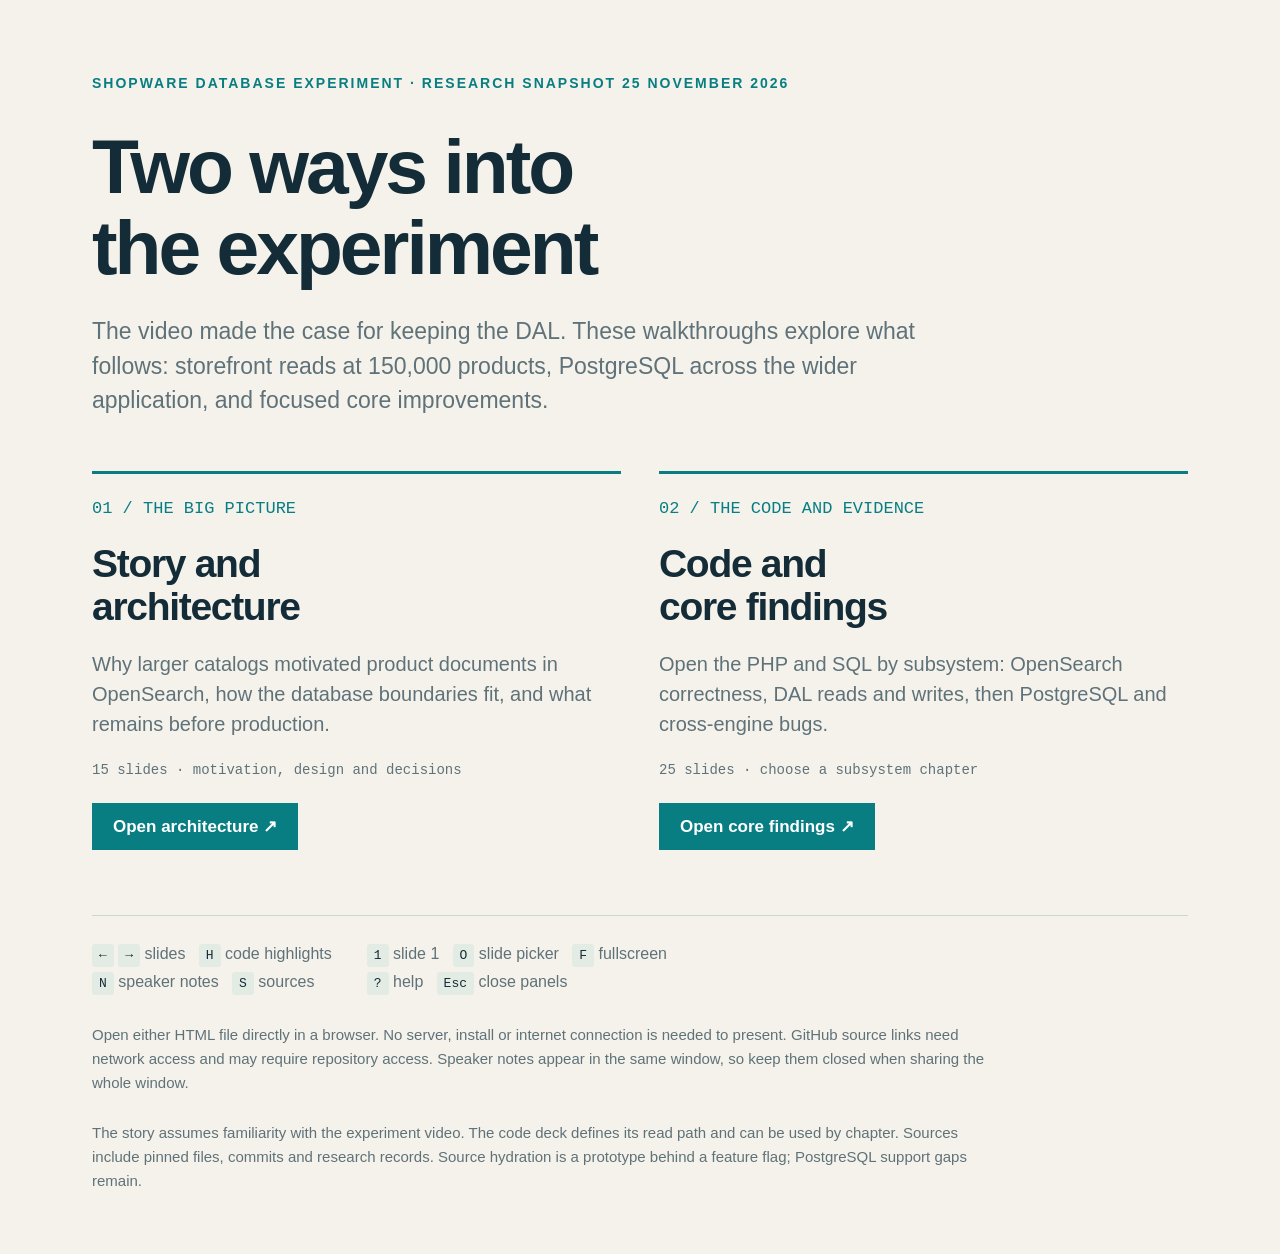
<file: presentations/index.html>
<!doctype html>
<html lang="en">
<head>
  <meta charset="utf-8">
  <meta name="viewport" content="width=device-width,initial-scale=1">
  <title>Shopware experiment · Walkthroughs</title>
  <style>
    :root{color-scheme:light}*{box-sizing:border-box}body{margin:0;background:#f5f2eb;color:#142c37;font-family:-apple-system,BlinkMacSystemFont,"Segoe UI",sans-serif}main{max-width:1180px;margin:0 auto;padding:75px 42px 45px}.eyebrow{font-size:14px;font-weight:750;letter-spacing:2px;text-transform:uppercase;color:#087e83;margin:0 0 35px}h1{font-size:clamp(46px,6vw,77px);letter-spacing:-3px;line-height:1.05;font-weight:720;margin:0 0 27px}.intro{font-size:23px;line-height:1.5;color:#5f7279;max-width:850px;margin-bottom:53px}.decks{display:grid;grid-template-columns:1fr 1fr;gap:38px}.deck{color:inherit;text-decoration:none;border-top:3px solid #087e83;padding:25px 0 30px;display:flex;flex-direction:column;align-items:start}.number{font:17px ui-monospace,monospace;color:#087e83}.deck h2{font-size:39px;letter-spacing:-1.3px;line-height:1.1;margin:25px 0 20px}.deck p{font-size:20px;line-height:1.5;color:#5f7279;margin:0 0 23px}.meta{font:14px ui-monospace,monospace;color:#5f7279}.start{background:#087e83;color:white;padding:13px 21px;margin-top:25px;font-size:17px;font-weight:650}.deck:hover .start{background:#125a61}.deck:hover h2{text-decoration:underline;text-underline-offset:6px}a:focus-visible{outline:3px solid #c26636;outline-offset:7px}.controls{border-top:1px solid #cbd6d0;padding-top:24px;margin-top:35px;display:flex;gap:35px;flex-wrap:wrap;font-size:16px;color:#5f7279}.controls p{line-height:1.8;margin:0}kbd{font:13px ui-monospace,monospace;background:#e2ebe4;padding:4px 7px;border-radius:3px;color:#142c37}.note{font-size:15px;line-height:1.6;color:#5f7279;margin-top:26px;max-width:900px}@media(max-width:700px){main{padding:40px 24px}.decks{grid-template-columns:1fr}.intro{font-size:20px;margin-bottom:35px}.deck h2{font-size:34px}}
  </style>
</head>
<body>
  <main>
    <p class="eyebrow">Shopware database experiment · research snapshot 25 November 2026</p>
    <h1>Two ways into<br>the experiment</h1>
    <p class="intro">The video made the case for keeping the DAL. These walkthroughs explore what follows: storefront reads at 150,000 products, PostgreSQL across the wider application, and focused core improvements.</p>
    <div class="decks">
      <a class="deck" href="architecture.html#1"><span class="number">01 / THE BIG PICTURE</span><h2>Story and<br>architecture</h2><p>Why larger catalogs motivated product documents in OpenSearch, how the database boundaries fit, and what remains before production.</p><span class="meta">15 slides · motivation, design and decisions</span><span class="start">Open architecture ↗</span></a>
      <a class="deck" href="core-findings.html#1"><span class="number">02 / THE CODE AND EVIDENCE</span><h2>Code and<br>core findings</h2><p>Open the PHP and SQL by subsystem: OpenSearch correctness, DAL reads and writes, then PostgreSQL and cross-engine bugs.</p><span class="meta">25 slides · choose a subsystem chapter</span><span class="start">Open core findings ↗</span></a>
    </div>
    <div class="controls"><p><kbd>←</kbd> <kbd>→</kbd> slides &nbsp; <kbd>H</kbd> code highlights<br><kbd>N</kbd> speaker notes &nbsp; <kbd>S</kbd> sources</p><p><kbd>1</kbd> slide 1 &nbsp; <kbd>O</kbd> slide picker &nbsp; <kbd>F</kbd> fullscreen<br><kbd>?</kbd> help &nbsp; <kbd>Esc</kbd> close panels</p></div>
    <p class="note">Open either HTML file directly in a browser. No server, install or internet connection is needed to present. GitHub source links need network access and may require repository access. Speaker notes appear in the same window, so keep them closed when sharing the whole window.</p>
    <p class="note">The story assumes familiarity with the experiment video. The code deck defines its read path and can be used by chapter. Sources include pinned files, commits and research records. Source hydration is a prototype behind a feature flag; PostgreSQL support gaps remain.</p>
  </main>
</body>
</html>
</file>
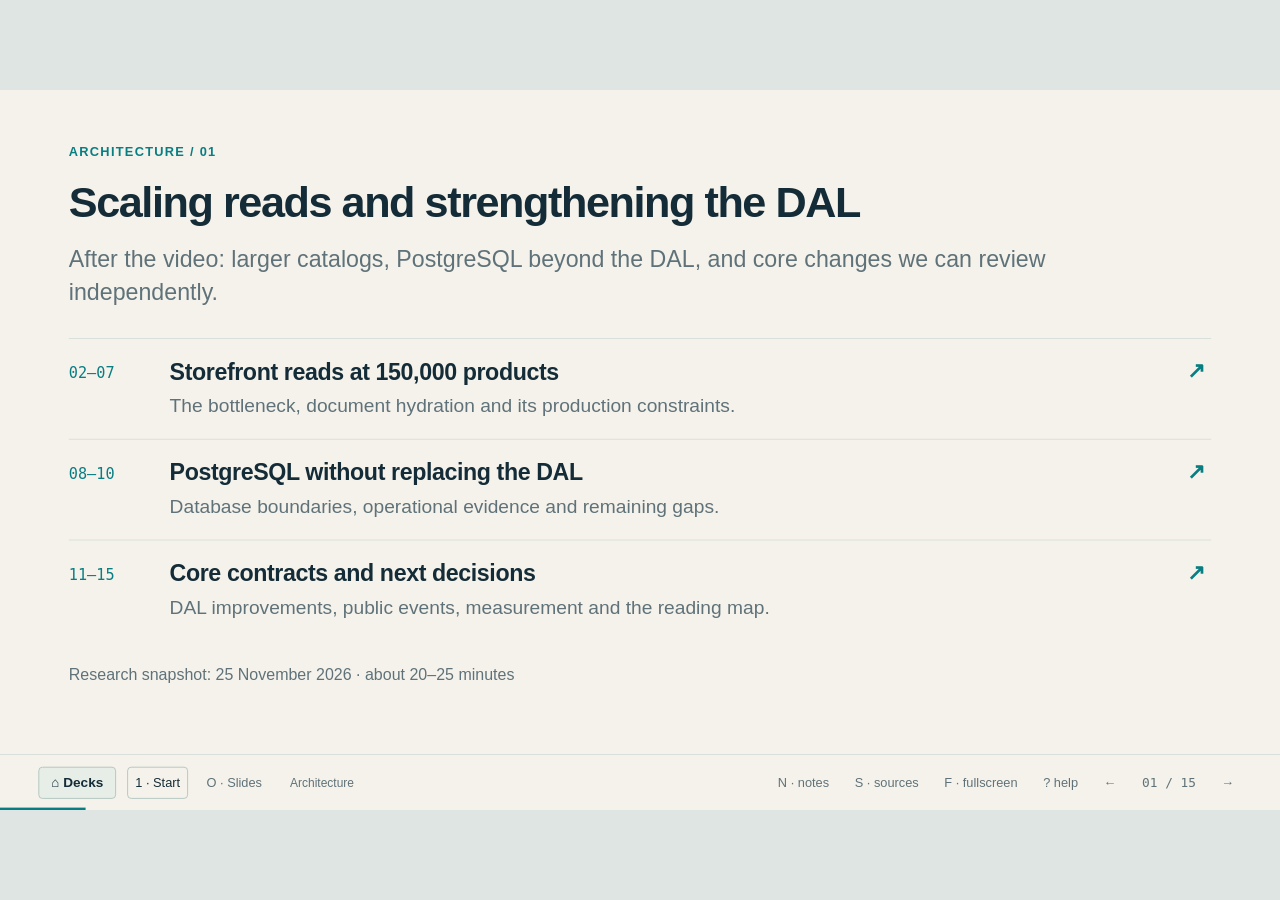
<file: presentations/architecture.html>
<!doctype html>
<html lang="en"><head><meta charset="utf-8"><meta name="viewport" content="width=device-width,initial-scale=1"><meta name="color-scheme" content="light"><title>Architecture</title><style>:root{--paper:#f5f2eb;--ink:#142c37;--muted:#5f7279;--accent:#087e83;--orange:#c26636;--line:#d3dcd8;--night:#102631;--light:#dfede9;--mono:ui-monospace,SFMono-Regular,Menlo,Consolas,monospace}
*{box-sizing:border-box}html,body{margin:0;width:100%;height:100%;overflow:hidden}body{background:#dfe5e2;color:var(--ink);font-family:-apple-system,BlinkMacSystemFont,"Segoe UI",sans-serif}button,a{-webkit-tap-highlight-color:transparent}button{font:inherit;cursor:pointer}button:focus-visible,a:focus-visible{outline:3px solid var(--orange);outline-offset:4px}a{color:inherit;text-underline-offset:4px}.stage{position:absolute;width:1600px;height:900px;transform-origin:top left;background:var(--paper);overflow:hidden}.slide{position:absolute;inset:0;display:none;padding:69px 86px 86px}.slide.active{display:block}.eyebrow{font-size:17px;font-weight:750;letter-spacing:2.3px;text-transform:uppercase;color:var(--accent);margin:0 0 21px}.slide h1{font-size:91px;line-height:1.04;letter-spacing:-4.5px;font-weight:730;margin:0 0 30px;max-width:1170px}.slide h2{font-size:53px;line-height:1.09;letter-spacing:-1.9px;margin:0 0 35px;font-weight:710;max-width:1390px}.slide h3{font-size:28px;line-height:1.2;letter-spacing:-.5px;margin:0 0 18px}.slide p{font-size:25px;line-height:1.48;margin:0 0 22px}.slide .lead{font-size:32px;line-height:1.4;max-width:1040px;color:var(--muted)}.slide .small{font-size:19px;line-height:1.45;color:var(--muted)}.slide .tiny{font-size:16px;line-height:1.4;color:var(--muted)}.accent{color:var(--accent)}.orange{color:var(--orange)}.muted{color:var(--muted)}strong{font-weight:740}.split{display:grid;grid-template-columns:1fr 1fr;gap:48px;align-items:start}.split.wide{grid-template-columns:1.45fr 1fr;gap:38px}.stack{display:flex;flex-direction:column;gap:23px}.rule{border-top:1px solid var(--line);padding-top:23px}.point{padding:0 0 23px;border-bottom:1px solid var(--line);margin:0 0 23px}.point .label{font:700 15px var(--mono);color:var(--accent);text-transform:uppercase;letter-spacing:1px;margin-bottom:10px}.point p{margin:0;font-size:25px}.callout{border-left:4px solid var(--accent);padding:13px 0 13px 24px;margin-top:27px;font-size:23px;line-height:1.4}.callout.warn{border-color:var(--orange)}.tag{display:inline-block;border:1px solid var(--line);border-radius:30px;padding:8px 15px;font-size:15px;font-weight:650;letter-spacing:.3px}.tag.warn{color:var(--orange);border-color:#c2663655}.tags{display:flex;gap:10px;flex-wrap:wrap;margin-top:23px}.cover{padding-top:97px}.cover .eyebrow{margin-bottom:57px}.cover .lead{max-width:1050px}.cover-mark{position:absolute;right:90px;top:92px;font:500 19px var(--mono);color:var(--muted)}.cover-bottom{position:absolute;bottom:114px;left:86px;right:86px;display:flex;justify-content:space-between;align-items:end;border-top:1px solid var(--line);padding-top:28px}.cover-bottom p{font-size:20px;margin:0}.cover-bottom .number{font-size:74px;letter-spacing:-3px;color:var(--accent);line-height:1}.cols{display:grid;gap:35px;grid-template-columns:repeat(3,1fr)}.cols.four{grid-template-columns:repeat(4,1fr)}.metric{border-top:3px solid var(--accent);padding-top:21px}.metric .value{font-size:77px;line-height:1.07;letter-spacing:-3px;font-weight:700;white-space:nowrap}.metric .caption{font-size:22px;line-height:1.4;margin-top:13px;color:var(--muted)}.metric .subcaption{font-size:17px;color:var(--muted);margin-top:15px}.db-name{font-size:33px;font-weight:700;margin-bottom:10px}.db-state{font-size:20px;line-height:1.45;color:var(--muted)}.band{background:var(--light);padding:27px 32px;margin-top:31px;font-size:24px;line-height:1.42}.band.warn{background:#f0e4d7}.flow{display:flex;align-items:stretch;gap:16px;margin:20px 0 25px}.node{flex:1;border:1px solid #a8c1bc;padding:26px 25px;background:#edf2ed;min-width:0}.node.em{background:var(--accent);border-color:var(--accent);color:white}.node.dark{background:var(--night);border-color:var(--night);color:#eaf5ef}.node h3{font-size:26px;margin-bottom:12px}.node p{font-size:20px;line-height:1.4;margin:0;color:inherit}.arrow{align-self:center;font-size:29px;color:var(--accent);flex:none}.flow.vertical{flex-direction:column;align-items:center;gap:12px}.flow.vertical>.node{width:100%;padding:19px 25px}.flow.vertical .arrow{font-size:24px;line-height:1}.architecture{display:grid;grid-template-columns:1fr 1.7fr;gap:42px}.architecture .flow{margin:0}.architecture .node h3{font-size:25px}.architecture .node p{font-size:19px}.branch{display:grid;grid-template-columns:repeat(3,1fr);gap:15px;width:100%}.branch .node{padding:18px 15px}.branch .node h3{font-size:22px;margin-bottom:6px}.branch .node p{font-size:17px}.code{background:var(--night);color:#dce8e7;border-radius:8px;overflow:hidden;box-shadow:0 15px 35px #1026310a}.code-head{padding:16px 21px;border-bottom:1px solid #ffffff1c;display:flex;align-items:center;justify-content:space-between;gap:14px;font:14px var(--mono);color:#9ebdbd}.code-head a{color:#b8e4df;white-space:nowrap}.code-head span{overflow-wrap:anywhere}.code pre{margin:0;padding:16px 0;font:18px/1.4 var(--mono);tab-size:4;white-space:pre-wrap;overflow-wrap:anywhere}.code-line{display:block;padding:0 20px 0 66px;position:relative;min-height:1.47em;border-left:3px solid transparent;transition:background .15s,opacity .15s}.code-line .ln{position:absolute;left:12px;width:36px;text-align:right;color:#789397;text-decoration:none;font-size:13px;top:4px;user-select:none}.code-line.focus{background:#137b7a44;border-left-color:#5bd0bb}.code-line.dim{opacity:.36}.tok-keyword{color:#c7b7ff}.tok-string{color:#9fd7ac}.tok-comment{color:#88a2ab}.tok-variable{color:#e8bf8c}.tok-number{color:#edb389}.tok-function{color:#77d2da}.code-caption{font-size:16px!important;margin-top:12px!important;color:var(--muted)}.focus-control{width:100%;border:0;background:#1c3c47;color:#d4eee9;display:flex;gap:12px;text-align:left;align-items:center;font-size:16px;padding:13px 21px;min-height:47px}.focus-control .focus-count{font:13px var(--mono);color:#99beb9;white-space:nowrap}.code-pair{display:grid;grid-template-columns:1fr 1fr;gap:25px}.code-pair .code pre{font-size:17px}.code-pair .code-line{padding-left:58px}.code-pair h3{font-size:22px}.compare-label{font:700 15px var(--mono);text-transform:uppercase;letter-spacing:1.2px;color:var(--muted);margin-bottom:12px}.table{width:100%;border-collapse:collapse;font-size:23px;line-height:1.4}.table th{font-size:15px;letter-spacing:1px;text-transform:uppercase;color:var(--muted);text-align:left;padding:0 18px 17px 0;font-weight:650}.table td{padding:20px 18px 20px 0;border-top:1px solid var(--line);vertical-align:top}.table.compact{font-size:20px}.table.compact td{padding-top:14px;padding-bottom:14px}.table .num{font:600 24px var(--mono);color:var(--accent)}.bar-row{display:grid;grid-template-columns:250px 1fr 160px;gap:23px;align-items:center;margin:28px 0;font-size:23px}.track{background:#e0e7e1;height:37px}.fill{height:100%;background:var(--accent)}.fill.old{background:#8b9c9e}.bar-row .value{font:600 24px var(--mono);text-align:right}.citation{position:absolute;bottom:82px;left:86px;right:86px;font-size:16px;color:var(--muted);line-height:1.35}.slide.has-citation .content{max-height:615px}.references{display:grid;grid-template-columns:1fr 1fr;gap:22px 45px}.reference{border-top:1px solid var(--line);padding-top:15px}.reference a{font-size:22px;font-weight:650}.reference p{font-size:18px;margin:9px 0;color:var(--muted)}.decision{display:grid;grid-template-columns:80px 1fr;gap:18px;border-top:1px solid var(--line);padding:25px 0}.decision .n{font:500 43px var(--mono);color:var(--accent)}.decision h3{font-size:28px;margin:0 0 10px}.decision p{font-size:23px;margin:0;color:var(--muted)}.footer{position:absolute;bottom:0;height:59px;left:0;right:0;padding:0 36px 0 86px;display:flex;align-items:center;gap:20px;border-top:1px solid var(--line);background:var(--paper);font-size:14px;color:var(--muted)}.footer .deck-name{margin-right:auto;font-weight:650}.footer button{background:none;border:none;color:inherit;padding:8px 6px;font-size:14px}.footer button:hover{color:var(--accent)}.footer .counter{font:14px var(--mono);min-width:65px}.progress{position:absolute;bottom:0;left:0;height:3px;background:var(--accent);transition:width .15s}.panel{position:fixed;right:0;top:0;bottom:0;width:370px;background:#102631;color:#dce8e7;padding:28px 25px;overflow:auto;z-index:5;display:none}.panel.open{display:block}.panel h2{font-size:24px;line-height:1.2;margin:20px 0}.panel h3{font-size:15px;color:#96c8bf;margin:29px 0 10px}.panel p,.panel li{font-size:16px;line-height:1.55;color:#c3d5d4}.panel ul{padding-left:20px}.panel a{color:#87d4c7;overflow-wrap:anywhere}.panel .close{float:right;background:none;color:#a7c3bf;border:1px solid #456169;padding:4px 10px;font-size:16px}.panel .timer{font:28px var(--mono);color:#9cdbca}.panel .reset{font:13px var(--mono);background:none;color:#99b8b3;border:0;margin-left:10px}.overlay{position:fixed;inset:0;background:var(--paper);z-index:10;padding:45px 6vw;overflow:auto;display:none}.overlay.open{display:block}.overlay h2{font-size:32px;margin:0 0 22px}.overlay .close{position:absolute;right:6vw;top:44px;border:1px solid var(--line);background:none;padding:10px 16px}.overview-grid{display:grid;grid-template-columns:repeat(auto-fit,minmax(260px,1fr));gap:18px}.overview-card{background:transparent;border:1px solid #bccbc6;text-align:left;padding:22px;min-height:150px;color:var(--ink);display:flex;flex-direction:column;gap:15px}.overview-card.current{border:2px solid var(--accent);background:var(--light)}.overview-card span{font:14px var(--mono);color:var(--accent)}.overview-card strong{font-size:22px;line-height:1.2}.help-content{max-width:700px;margin:7vh auto}.help-content p{font-size:19px;line-height:1.6}.help-content kbd{font:16px var(--mono);background:var(--light);padding:4px 8px;border-radius:4px}.sr-only{position:absolute;left:-10000px;width:1px;height:1px;overflow:hidden}body.print .slide{display:block}
@media(prefers-reduced-motion:reduce){*{transition:none!important}}@media print{@page{size:1600px 900px;margin:0}html,body{overflow:visible;width:1600px;height:auto;background:white}.stage{position:static!important;transform:none!important;width:1600px;height:auto;overflow:visible}.slide{display:block!important;position:relative;width:1600px;height:900px;break-after:page;page-break-after:always;print-color-adjust:exact;-webkit-print-color-adjust:exact}.footer,.panel,.overlay{display:none!important}.code-line.dim{opacity:1}.slide:after{content:attr(data-print);position:absolute;bottom:28px;left:86px;font:15px var(--mono);color:var(--muted)}}

.code.dense pre{font-size:16.5px;line-height:1.4}.code.dense .code-line{min-height:1.4em}

/* Compact evidence tables retain the same readable type across chapters. */
.engineering .table{font-size:24px}.engineering .table.compact{font-size:22px}.engineering .table th{font-size:16px}.engineering .table td{padding-top:20px;padding-bottom:20px}.engineering .small{font-size:19px;line-height:1.45}.engineering .test-summary{font-size:24px;margin-bottom:18px}.engineering .test-summary strong{color:var(--accent)}
.arch.scale .table td:first-child{width:37%}.arch.scale .table td:nth-child(2){width:20%}.arch.scale .table td{padding-top:22px;padding-bottom:22px}.arch.bridge .table td{padding-top:19px;padding-bottom:19px}.arch.boundary-summary .table{margin-top:30px}.arch.boundary-summary .table td{padding-top:18px;padding-bottom:18px}.arch.live-contract .table td:first-child{width:25%}

/* Review typography: keep the subject visible without overpowering the evidence. */
.slide h1{font-size:70px;letter-spacing:-2.5px}.slide h2{font-size:43px;letter-spacing:-1px;font-weight:670;margin-bottom:34px}.eyebrow{font-size:16px;letter-spacing:1.6px;margin-bottom:19px}.metric .value{font-size:66px}.slide .lead{font-size:29px;line-height:1.45}
.footer{height:70px;padding:0 48px;gap:14px;font-size:16px}.footer .deck-name{margin-right:0;font-size:17px;font-weight:700;text-decoration:none;border:1px solid #a7bfb9;border-radius:5px;padding:9px 15px;background:#e7eee7;color:var(--ink)}.footer button{font-size:16px;padding:10px 9px}.footer .start-button{border:1px solid #a7bfb9;border-radius:5px;color:var(--ink)}.footer-spacer{margin-right:auto;margin-left:12px;font-size:15px;color:var(--muted)}.footer .counter{font-size:16px}.overview-heading{display:flex;align-items:center;gap:24px;margin-bottom:25px}.overview-heading h2{margin:0}.overview-heading .go-start{font-size:16px;padding:10px 16px;border:1px solid #a7bfb9;background:var(--light);border-radius:5px}.overview-heading a{font-size:16px}
.arch .content{max-width:1428px}.arch h2{font-size:42px;font-weight:660;letter-spacing:-.9px;margin-bottom:34px}.arch p{font-size:27px;line-height:1.42}.arch .slide-intro{font-size:27px;color:var(--muted);margin-bottom:28px;max-width:1250px}.arch .small{font-size:20px}.arch .table{font-size:25px;line-height:1.42}.arch .table th{font-size:17px;letter-spacing:.7px;padding-bottom:19px}.arch .table td{padding:26px 28px 26px 0}.arch .table td:first-child{width:22%;font-weight:640}.arch .table td:nth-child(2){width:45%}.arch .table strong{color:var(--accent);font-weight:650}.arch .split{gap:45px}.arch .code pre{font-size:19px;line-height:1.42}.arch .code.dense pre{font-size:18px;line-height:1.4}.arch .code-pair .code pre{font-size:18px}.arch .code-head{font-size:14px}.arch .focus-control{font-size:17px;padding:14px 20px}.arch .review-note{margin-top:30px;border-top:1px solid #bdcec6;padding-top:22px;font-size:24px;line-height:1.45;color:var(--muted)}.arch .review-note strong{color:var(--ink);font-weight:650}.arch.cover{padding-top:69px}.arch.cover .eyebrow{margin-bottom:24px}.arch.cover h1{font-size:54px;letter-spacing:-1.8px;font-weight:680;line-height:1.1;margin-bottom:20px}.arch.cover .lead{font-size:29px;max-width:1230px;margin-bottom:36px}.arch .review-context{margin-top:29px;color:var(--muted)}
.agenda a{display:grid;grid-template-columns:100px 1fr 30px;gap:26px;align-items:start;padding:24px 0;border-top:1px solid var(--line);text-decoration:none;color:inherit}.agenda a>span{font:19px var(--mono);color:var(--accent);padding-top:7px}.agenda h3{font-size:29px;font-weight:660;margin-bottom:8px}.agenda p{font-size:24px;color:var(--muted);margin:0}.agenda b{font-size:27px;color:var(--accent)}.agenda a:hover h3{text-decoration:underline;text-underline-offset:5px}
.trace{border-top:1px solid var(--line)}.trace>div{display:grid;grid-template-columns:65px 335px 1fr;gap:26px;align-items:center;border-bottom:1px solid var(--line);padding:27px 22px}.trace .trace-n{font:23px var(--mono);color:var(--accent)}.trace h3{font-size:27px;line-height:1.22;font-weight:650;margin:0}.trace p{font-size:26px;margin:0}.trace .changed{background:#e2ece3;border-left:4px solid var(--accent);padding-left:18px}
.id-contract{padding-top:8px}.id-root{background:var(--night);padding:30px;color:#eaf4ef}.id-root>span,.id-branches>div>span{font-size:18px;display:block;margin-bottom:16px}.id-root h3{font-size:31px;margin:0}.id-branches{display:grid;grid-template-columns:1fr 1fr;gap:20px;padding-top:50px;position:relative}.id-branches:before{content:"";position:absolute;left:25%;right:25%;top:25px;border-top:2px solid #8daea7}.id-root:after{content:"";position:absolute;border-left:2px solid #8daea7;height:25px;left:50%;margin-top:30px}.id-branches>div{border-top:3px solid var(--accent);background:#e6eee7;padding:26px 22px;position:relative}.id-branches>div:before{content:"";position:absolute;left:50%;top:-27px;height:25px;border-left:2px solid #8daea7}.id-branches h3{font-size:30px;margin-bottom:12px}.id-branches p{font-size:23px;margin:0}.id-contract{position:relative}
.ownership{border-top:1px solid var(--line);padding-top:24px;margin-bottom:28px}.ownership h3{font-size:28px;font-weight:650;margin-bottom:13px}.ownership p{font-size:26px;line-height:1.45;margin:0}.path-label{font-size:19px;font-weight:700;color:var(--accent);margin:0 0 16px}.path-label.legacy-label{margin-top:40px;color:var(--orange)}.path-row{display:grid;grid-template-columns:1.2fr 40px 1.25fr 40px .9fr;gap:18px;align-items:stretch}.path-row>div{padding:30px 25px;border:1px solid #adc3b8;background:#edf1e9}.path-row h3{font-size:27px;font-weight:650;margin-bottom:15px}.path-row p{font-size:24px;margin:0}.path-row>span{align-self:center;font-size:29px;text-align:center;color:var(--accent)}.path-row>.connection-box{background:var(--night);color:#eaf4ef;border-color:var(--night)}
.port-path>div:not(.adapter-pair){padding:23px 27px;border:1px solid #abc0b6;background:#edf1e9}.port-path h3{font-size:28px;font-weight:650;margin-bottom:10px}.port-path p{font-size:24px;margin:0}.port-path>span{display:block;text-align:center;font-size:27px;line-height:1.2;padding:7px;color:var(--accent)}.port-path>div.port-em{background:var(--night);color:#eaf4ef;border-color:var(--night)}.adapter-pair{display:grid;grid-template-columns:1fr 1fr;gap:20px}.adapter-pair>div{padding:23px 22px;background:#e4ece4;border-top:3px solid var(--accent)}.adapter-pair>div:last-child{background:#f1e9dd;border-color:var(--orange)}.adapter-pair h3{font-size:26px}.adapter-pair p{font-size:23px;line-height:1.42}
.projection-steps>div{display:grid;grid-template-columns:40px 1fr;gap:16px;border-top:1px solid var(--line);padding:24px 0}.projection-steps span{font:23px var(--mono);color:var(--accent)}.projection-steps p{font-size:26px;line-height:1.4;margin:0}.contract-band{background:var(--night);padding:32px 37px;color:#eaf4ef}.contract-band>span{font-size:18px;display:block;margin-bottom:15px;color:#abd6c6}.contract-band p{font-size:29px;margin:0}.internal-grid{display:grid;grid-template-columns:repeat(3,1fr);gap:32px;margin-top:45px}.internal-grid>div{border-top:3px solid var(--accent);padding-top:25px}.internal-grid h3{font-size:30px;font-weight:650;margin-bottom:17px}.internal-grid p{font-size:26px;margin-bottom:26px}.internal-grid a{font-size:21px;color:var(--accent)}.review-decision{display:grid;grid-template-columns:65px 1fr;gap:28px;border-top:1px solid var(--line);padding:32px 0}.review-decision>span{font:25px var(--mono);color:var(--accent);padding-top:3px}.review-decision h3{font-size:29px;font-weight:650;margin-bottom:13px}.review-decision p{font-size:26px;line-height:1.4;margin:0;color:var(--muted)}.arch .reference a{font-size:25px}.arch .reference p{font-size:21px}

.dual-model{display:grid;grid-template-columns:1fr 1fr;gap:44px}.model-label{font-size:19px;font-weight:700;color:var(--accent);margin-bottom:17px}.model-box{border:1px solid #adc3b8;background:#edf1e9;padding:23px 28px}.model-box h3{font-size:28px;font-weight:650;margin-bottom:12px}.model-box p{font-size:25px;line-height:1.4;margin:0}.model-box.dark{background:var(--night);color:#eaf4ef;border-color:var(--night)}.model-arrow{display:block;text-align:center;font-size:27px;color:var(--accent);line-height:1.2;padding:8px}.projection-link{margin-top:28px;border-top:2px solid var(--accent);padding-top:20px;font-size:23px;line-height:1.4}.projection-link strong{display:block;margin-bottom:10px}.projection-link span{color:var(--muted)}.pipeline-grid{display:grid;grid-template-columns:1fr 27px 1fr 27px 1fr 27px 1fr;gap:16px;margin-top:12px}.pipeline-grid>div{border-top:3px solid var(--accent);padding:23px 10px 15px 0}.pipeline-grid>div>span{font:19px var(--mono);color:var(--accent)}.pipeline-grid h3{font-size:27px;font-weight:650;margin:18px 0 14px}.pipeline-grid p{font-size:24px;line-height:1.4;margin:0}.pipeline-grid>b{align-self:center;color:var(--accent);font-size:27px;font-weight:500}.wave9-limits{border-top:1px solid var(--line);margin-top:38px;padding-top:27px}.wave9-limits h3{font-size:27px;font-weight:650}.wave9-limits p{font-size:25px;line-height:1.4}.chapter-links{display:flex;gap:30px;margin-top:27px;font-size:23px;color:var(--accent)}.wave9 .table{font-size:24px}.wave9 .table.compact{font-size:22px}.wave9 .table th{font-size:16px}.wave9 .table td{padding-top:20px;padding-bottom:20px}.wave9 .small{font-size:19px;line-height:1.45}.wave9 .metric .caption{font-size:23px}.wave9 .bar-row{margin:23px 0;grid-template-columns:285px 1fr 190px}
</style></head><body data-title="Architecture" data-redirects="{}"><main class="stage"><section class="slide cover architecture-intro arch" data-slug="architecture" data-aliases="[]" data-sources="[{&quot;label&quot;: &quot;Architecture and conclusions&quot;, &quot;url&quot;: &quot;https://github.com/BrocksiNet/shopware-db-independent/blob/ce36f6c76e2cb6bcca404f80c83f491126a33ed1/docs/46-target-architecture.md&quot;}]" aria-labelledby="title-1"><div class="eyebrow">Architecture / 01</div><h1 id="title-1">Scaling reads and strengthening the DAL</h1><div class="content"><p class="lead">After the video: larger catalogs, PostgreSQL beyond the DAL, and core changes we can review independently.</p><div class="agenda"><a href="#since-video"><span>02–07</span><div><h3>Storefront reads at 150,000 products</h3><p>The bottleneck, document hydration and its production constraints.</p></div><b>↗</b></a><a href="#boundaries"><span>08–10</span><div><h3>PostgreSQL without replacing the DAL</h3><p>Database boundaries, operational evidence and remaining gaps.</p></div><b>↗</b></a><a href="#dal-internals"><span>11–15</span><div><h3>Core contracts and next decisions</h3><p>DAL improvements, public events, measurement and the reading map.</p></div><b>↗</b></a></div><p class="small review-context">Research snapshot: 25 November 2026 · about 20–25 minutes</p></div><template class="speaker-notes"><p>Assume the video is familiar. The next slide bridges from its small-catalog experiment to the new questions.</p><p>Use this agenda to choose a route. Press 1 to return here at any time.</p></template></section><section class="slide arch bridge" data-slug="since-video" data-aliases="[]" data-sources="[{&quot;label&quot;: &quot;Why the larger catalog motivated a read model&quot;, &quot;url&quot;: &quot;https://github.com/BrocksiNet/shopware-db-independent/blob/ce36f6c76e2cb6bcca404f80c83f491126a33ed1/docs/38-read-store-plan.md&quot;}, {&quot;label&quot;: &quot;Current search path versus source hydration&quot;, &quot;url&quot;: &quot;https://github.com/BrocksiNet/shopware-db-independent/blob/ce36f6c76e2cb6bcca404f80c83f491126a33ed1/docs/47-o1a-source-hydration.md&quot;}]" aria-labelledby="title-2"><div class="eyebrow">Architecture / 02</div><h2 id="title-2">The next questions after the video</h2><div class="content"><p class="slide-intro">The video tested SQL at 5,000 products and argued for keeping the DAL. We then tested storefront reads at 150,000 products and PostgreSQL across the wider application.</p><table class="table compact"><thead><tr><th>Question</th><th>What we tested</th></tr></thead><tbody><tr><td>Larger catalogs</td><td>Can OpenSearch return product documents as well as search results?</td></tr><tr><td>PostgreSQL scope</td><td>What breaks across 8,072 integration tests and a production-like stack?</td></tr><tr><td>Useful core work</td><td>Which correctness fixes and DAL optimizations stand on their own?</td></tr></tbody></table><div class="review-note"><strong>Two search paths:</strong> current OpenSearch returns IDs, then SQL loads products. Source hydration stores the product document in OpenSearch’s <code>_source</code> and reads it from the search hit.</div></div><template class="speaker-notes"><p>The research calls these paths O1 and O1a respectively. Those labels identify implementations, not separate search engines.</p><p>Hydration means turning stored data into the product entities expected by existing consumers.</p></template></section><section class="slide arch scale" data-slug="catalog-scale" data-aliases="[]" data-sources="[{&quot;label&quot;: &quot;Paired 150k mixed storefront comparisons&quot;, &quot;url&quot;: &quot;https://github.com/BrocksiNet/shopware-db-independent/blob/ce36f6c76e2cb6bcca404f80c83f491126a33ed1/docs/51-timing-reliability.md&quot;}]" aria-labelledby="title-3"><div class="eyebrow">Architecture / 03</div><h2 id="title-3">SQL tuning and OpenSearch at catalog scale</h2><div class="content"><p class="slide-intro">Mixed storefront workload at 150,000 products, with 8 concurrent clients. Higher throughput is better.</p><table class="table compact"><thead><tr><th>Read implementation</th><th>Requests / second</th><th>Comparison</th></tr></thead><tbody><tr><td>DAL</td><td>14.05</td><td>SQL baseline</td></tr><tr><td>DAL v2, all options enabled</td><td>17.45</td><td>1.242× DAL · 95% CI [1.223, 1.285]</td></tr><tr><td>Current OpenSearch + SQL products</td><td>532.0</td><td>Existing search path</td></tr><tr><td>OpenSearch source hydration</td><td>756.1</td><td>1.421× current search · 95% CI [1.318, 1.484]</td></tr></tbody></table><div class="review-note">Source hydration delivers about 43× the throughput of the tuned SQL path in this workload. DAL v2 remains useful for SQL reads and writes.</div></div><template class="speaker-notes"><p>Two paired comparisons share the catalog and workload: DAL versus DAL v2, and current OpenSearch versus source hydration. The cross-family 43× value is descriptive, not its own paired interval.</p><p>DAL v2 options: count=window, agg=stats, write=key+upd, proj=1. The earlier large-catalog run omitted them; these are the corrected results.</p><p>Individual DAL v2 read latency ratios: detail 0.464 [0.410, 0.553], listing 0.583 [0.548, 0.641], filters 0.617 [0.595, 0.635], word search 0.804 [0.761, 0.832]. Multi-get is unresolved at 0.988 [0.880, 1.064].</p></template></section><section class="slide arch" data-slug="query-hydration" data-aliases="[&quot;read-write&quot;]" data-sources="[{&quot;label&quot;: &quot;Request-scoped buffer, reader and loaded events&quot;, &quot;url&quot;: &quot;https://github.com/BrocksiNet/shopware-db-independent/blob/ce36f6c76e2cb6bcca404f80c83f491126a33ed1/docs/47-o1a-source-hydration.md&quot;}, {&quot;label&quot;: &quot;Source reader implementation&quot;, &quot;url&quot;: &quot;https://github.com/BrocksiNet/shopware/blob/0ed724decae08c292a96ee0ff5abf6e16b99a041/src/Elasticsearch/Product/SourceDocument/SourceDocumentEntityReader.php&quot;}]" aria-labelledby="title-4"><div class="eyebrow">Architecture / 04</div><h2 id="title-4">Product hydration from OpenSearch documents</h2><div class="content">
        <div class="path-lanes"><div class="path-label">Current path · IDs then SQL</div><div class="path-row"><div><h3>OpenSearch query</h3><p>Return IDs, total and aggregations.</p></div><span>→</span><div class="connection-box"><h3>SQL reader</h3><p>Read product rows for the returned IDs.</p></div><span>→</span><div><h3>Loaded events</h3><p>Existing entity behaviour.</p></div></div>
        <div class="path-label legacy-label">Source hydration · same search query</div><div class="path-row"><div><h3>Same query code</h3><p>Search hits also carry the product document.</p></div><span>→</span><div class="connection-box"><h3>Source reader</h3><p>Use hit documents. Fetch missing IDs in one document request.</p></div><span>→</span><div><h3>Loaded events</h3><p>Entity prices and purchase limits.</p></div></div></div>
        <div class="review-note">Unsupported criteria, missing documents and unsupported associations use the inner SQL reader. Detail still needs a breadcrumb association fallback.</div></div><template class="speaker-notes"><p>The buffer is consumed per request and reset through kernel.reset. The document is removed from hit data so it does not leak into an entity search extension.</p><p>DocumentHydrator’s event-free method avoids double loaded-event dispatch. SalesChannelRepository performs the normal dispatch afterwards.</p><p>The document lives at _source.rs_document. A request-scoped buffer carries hit documents; _mget loads missing IDs. The feature flag is SHOPWARE_ES_SOURCE_DOCUMENT, disabled by default.</p></template></section><section class="slide arch live-contract" data-slug="live-parts" data-aliases="[&quot;document&quot;]" data-sources="[{&quot;label&quot;: &quot;Document layout and builder comparison&quot;, &quot;url&quot;: &quot;https://github.com/BrocksiNet/shopware-db-independent/blob/ce36f6c76e2cb6bcca404f80c83f491126a33ed1/docs/40-read-store-port-and-document.md&quot;}, {&quot;label&quot;: &quot;ProductDocument schema&quot;, &quot;url&quot;: &quot;https://github.com/BrocksiNet/shopware/blob/91b22d0abbbacae892c33d4848755607f97956f7/src/Core/Framework/ReadStore/Document/ProductDocument.php&quot;}, {&quot;label&quot;: &quot;Wave 10 document-size probes&quot;, &quot;url&quot;: &quot;https://github.com/BrocksiNet/shopware-db-independent/blob/ce36f6c76e2cb6bcca404f80c83f491126a33ed1/docs/48-source-limits-custom-fields.md&quot;}, {&quot;label&quot;: &quot;Source hydration and loaded-event responsibilities&quot;, &quot;url&quot;: &quot;https://github.com/BrocksiNet/shopware-db-independent/blob/ce36f6c76e2cb6bcca404f80c83f491126a33ed1/docs/47-o1a-source-hydration.md&quot;}, {&quot;label&quot;: &quot;Search visibility and cache-window evidence&quot;, &quot;url&quot;: &quot;https://github.com/BrocksiNet/shopware-db-independent/blob/ce36f6c76e2cb6bcca404f80c83f491126a33ed1/docs/51-timing-reliability.md&quot;}]" aria-labelledby="title-5"><div class="eyebrow">Architecture / 05</div><h2 id="title-5">Stored product data and live entity behaviour</h2><div class="content"><table class="table compact"><thead><tr><th>Concern</th><th>Source hydration behaviour</th></tr></thead><tbody><tr><td>Product document</td><td>One document per product, with language and sales-channel context maps.</td></tr><tr><td>Prices and purchase limits</td><td>Normal loaded events calculate display values after hydration.</td></tr><tr><td>Stock and availability</td><td>Read from the projected document. Checkout validates against SQL.</td></tr><tr><td>Search membership</td><td>Existing OpenSearch filters and ordering select the page before display calculations.</td></tr></tbody></table><div class="review-note">Display calculation cannot repair a page selected from stale index data. Unsupported read shapes use a counted SQL fallback.</div></div><template class="speaker-notes"><p>The wave 9 generic query adapters had their own FieldResolver rounding guard. Do not present that guard as new O1a behaviour: O1a preserves existing OpenSearch queries.</p><p>SourceDocumentEntityReader hydrates without events; SalesChannelRepository then dispatches the normal loaded events once. Prices and purchase limits are calculated there; stock/availability remain document values.</p><p>Builders resolve language fallback and inheritance. Custom fields and extensions use batched DocumentExtender hooks. The stored document schema has a version.</p></template></section><section class="slide arch" data-slug="wave9-status" data-aliases="[]" data-sources="[{&quot;label&quot;: &quot;Implemented source path and parity sample&quot;, &quot;url&quot;: &quot;https://github.com/BrocksiNet/shopware-db-independent/blob/ce36f6c76e2cb6bcca404f80c83f491126a33ed1/docs/47-o1a-source-hydration.md&quot;}, {&quot;label&quot;: &quot;Canonical throughput and SQL CPU&quot;, &quot;url&quot;: &quot;https://github.com/BrocksiNet/shopware-db-independent/blob/ce36f6c76e2cb6bcca404f80c83f491126a33ed1/docs/51-timing-reliability.md&quot;}]" aria-labelledby="title-6"><div class="eyebrow">Architecture / 06</div><h2 id="title-6">Measured payoff from source hydration</h2><div class="content">
        <div class="cols"><div class="metric"><div class="value">50 / 50</div><div class="caption">Store API responses matched</div><div class="subcaption">46 document-served, 4 counted SQL fallbacks</div></div><div class="metric"><div class="value">1.42×</div><div class="caption">throughput versus current OpenSearch path</div><div class="subcaption">532 to 756 req/s · 95% CI [1.32, 1.48]</div></div><div class="metric"><div class="value">−84%</div><div class="caption">MySQL CPU in the same load block</div><div class="subcaption">15.1 to 2.44 CPU seconds per 15s window</div></div></div>
        <div class="review-note">Paired latency: listing 10.88 to 7.19 ms (−34%); detail 7.64 to 3.37 ms (−56%). The prototype remains behind a feature flag.</div></div><template class="speaker-notes"><p>Parity and canonical load are different experiments. The parity sample is 50 Store API requests; the load block uses 150k products and 10 AB/BA rounds.</p><p>Listing and search hydrate product documents without SQL. Detail retains a mainCategories fallback and surrounding route SQL.</p><p>Listing latency ratio 0.661 [0.654, 0.785]; detail 0.440 [0.379, 0.491]; word search 24.66 to 22.02 ms, 0.893 [0.811, 0.996]. Warm CLI harness and 15-second mixed-load blocks on one host. This does not measure the entire HTTP route.</p></template></section><section class="slide arch" data-slug="production-constraints" data-aliases="[&quot;source-size&quot;, &quot;projection-pipeline&quot;]" data-sources="[{&quot;label&quot;: &quot;Full re-index is required for projected source documents&quot;, &quot;url&quot;: &quot;https://github.com/BrocksiNet/shopware-db-independent/blob/ce36f6c76e2cb6bcca404f80c83f491126a33ed1/docs/47-o1a-source-hydration.md&quot;}, {&quot;label&quot;: &quot;b09147c26f9 \u00b7 Re-index products instead of partial source updates&quot;, &quot;url&quot;: &quot;https://github.com/BrocksiNet/shopware/commit/b09147c26f952776f34b4d3a6cd404ba9f88c5d2&quot;}, {&quot;label&quot;: &quot;Measured full-index cells versus extrapolated large documents&quot;, &quot;url&quot;: &quot;https://github.com/BrocksiNet/shopware-db-independent/blob/ce36f6c76e2cb6bcca404f80c83f491126a33ed1/docs/48-source-limits-custom-fields.md&quot;}, {&quot;label&quot;: &quot;3d: confirmed immediate-invalidation cache defect&quot;, &quot;url&quot;: &quot;https://github.com/BrocksiNet/shopware-db-independent/blob/ce36f6c76e2cb6bcca404f80c83f491126a33ed1/docs/51-timing-reliability.md&quot;}]" aria-labelledby="title-7"><div class="eyebrow">Architecture / 07</div><h2 id="title-7">Three constraints before production</h2><div class="content"><div class="review-decision"><span>01</span><div><h3>Rebuild the whole search document</h3><p>Partial updates erased unstored query fields. The adapter now re-indexes affected products.</p></div></div><div class="review-decision"><span>02</span><div><h3>Budget document and bulk-request bytes</h3><p>Large custom-field and language combinations inflate stored JSON, even when those fields are not indexed.</p></div></div><div class="review-decision"><span>03</span><div><h3>Invalidate HTTP cache after search visibility</h3><p>Synchronous projection alone still allowed stale listings to refill the HTTP cache.</p></div></div><div class="chapter-links"><a href="core-findings.html#source-partial-update">Indexing fix</a><a href="core-findings.html#source-limits">Size evidence</a><a href="core-findings.html#wave9-cache-order">Cache probe</a></div></div><template class="speaker-notes"><p>Partial updates caused 516 of 4,140 products to lose query fields; a rebuild fixed the probe.</p><p>Index size for 150k catalog rows: 0.42 GB at 0 custom fields / 1 language; 0.96 GB measured at 100 / 5. The 53.54 GB case at 5,000 / 20 extrapolates a 2k subset with 10% fill, 45-character names and no replicas. It is not a measured full build.</p><p>Immediate invalidation gave stale API listings in 9/10 trials and stale HTTP cache in 5/5 at +1.3 seconds. Explicit refresh before invalidation gave 0/10 and 0/5, with 10 ms median refresh cost. Flushing every write is not the proposed high-volume policy.</p></template></section><section class="slide arch boundary-summary" data-slug="boundaries" data-aliases="[&quot;read-path&quot;, &quot;dialect&quot;, &quot;id-binding&quot;, &quot;connection&quot;]" data-sources="[{&quot;label&quot;: &quot;Database portability boundaries&quot;, &quot;url&quot;: &quot;https://github.com/BrocksiNet/shopware-db-independent/blob/ce36f6c76e2cb6bcca404f80c83f491126a33ed1/docs/10-architecture.md&quot;}, {&quot;label&quot;: &quot;ID representation and numeric SQL operations&quot;, &quot;url&quot;: &quot;https://github.com/BrocksiNet/shopware-db-independent/blob/ce36f6c76e2cb6bcca404f80c83f491126a33ed1/docs/20-currency-seo-codec.md&quot;}]" aria-labelledby="title-8"><div class="eyebrow">Architecture / 08</div><h2 id="title-8">Database decisions stay at the SQL boundary</h2><div class="content"><div class="path-lanes"><div class="path-row"><div><h3>DAL or SQL service</h3><p>Entity meaning and operation intent.</p></div><span>→</span><div class="connection-box"><h3>Dialect + ID binding</h3><p>Platform SQL, ID value and parameter type.</p></div><span>→</span><div><h3>DBAL connection</h3><p>Execute and decode results.</p></div></div></div><table class="table compact"><thead><tr><th>Boundary</th><th>Responsibility</th></tr></thead><tbody><tr><td>SqlDialect</td><td>Quote identifiers and generate JSON, numeric, upsert and aggregate operations.</td></tr><tr><td>IdBinding</td><td>Keep application IDs as hex, bind binary IDs on MySQL and UUID text on PostgreSQL.</td></tr><tr><td>Connection setup</td><td>Choose the driver and middleware. SQL generation uses the connection’s platform.</td></tr></tbody></table></div><template class="speaker-notes"><p>The PoC uses static migration facades in places. Connection-scoped services would make multiple-connection behaviour explicit.</p><p>These boundaries serve portability. The separate newsletter storage-port experiment is an application design choice.</p></template></section><section class="slide  arch" data-slug="shim" data-aliases="[]" data-sources="[{&quot;label&quot;: &quot;Compatibility shim and target architecture&quot;, &quot;url&quot;: &quot;https://github.com/BrocksiNet/shopware-db-independent/blob/ce36f6c76e2cb6bcca404f80c83f491126a33ed1/docs/10-architecture.md&quot;}, {&quot;label&quot;: &quot;CASE identifiers and translator interference&quot;, &quot;url&quot;: &quot;https://github.com/BrocksiNet/shopware-db-independent/blob/ce36f6c76e2cb6bcca404f80c83f491126a33ed1/docs/36-dal-v2-batched-update-postgresql.md&quot;}, {&quot;label&quot;: &quot;Scope of the migration schema check&quot;, &quot;url&quot;: &quot;https://github.com/BrocksiNet/shopware-db-independent/blob/ce36f6c76e2cb6bcca404f80c83f491126a33ed1/docs/37-review-round-2.md&quot;}]" aria-labelledby="title-9"><div class="eyebrow">Architecture / 09</div><h2 id="title-9">The compatibility path still matters</h2><div class="content"><div class="path-lanes">
      <div class="path-label">Core SQL being migrated</div>
      <div class="path-row"><div><h3>DAL / raw SQL service</h3><p>Dialect-generated fragments</p></div><span>→</span><div class="connection-box"><h3>PostgreSQL connection</h3><p>Session, translator, ID codec</p></div><span>→</span><div><h3>PostgreSQL</h3><p>Native SQL execution</p></div></div>
      <div class="path-label legacy-label">Compatibility callers</div>
      <div class="path-row"><div><h3>Historic migrations / extensions</h3><p>Existing MySQL SQL</p></div><span>→</span><div class="connection-box"><h3>The same middleware path</h3><p>Translate remaining constructs</p></div><span>→</span><div><h3>PostgreSQL</h3><p>Translated SQL execution</p></div></div>
    </div><div class="review-note">The shim remains on both paths. New portable SQL can still expose translator ambiguities, as the batched CASE fix showed.</div></div><template class="speaker-notes"><p>These are two caller paths through the current PoC, rather than two separate connection stacks.</p><p>The CASE problem shows why a long-lived translator has a cost beyond runtime overhead: it must interpret SQL that is already partly native.</p><p>New migrations need a neutral API. Old migrations and extension SQL keep the compatibility path for much longer.</p><p>If asked about the 910-migration result, use the corrected scope from doc 37. Do not reopen the video scoreboard here.</p></template></section><section class="slide arch" data-slug="postgresql-stack" data-aliases="[]" data-sources="[{&quot;label&quot;: &quot;Classified non-DAL failures&quot;, &quot;url&quot;: &quot;https://github.com/BrocksiNet/shopware-db-independent/blob/ce36f6c76e2cb6bcca404f80c83f491126a33ed1/docs/49-postgresql-integration-suites.md&quot;}, {&quot;label&quot;: &quot;Functional replica, TLS, search and worker checks&quot;, &quot;url&quot;: &quot;https://github.com/BrocksiNet/shopware-db-independent/blob/ce36f6c76e2cb6bcca404f80c83f491126a33ed1/docs/50-postgresql-production-setup.md&quot;}, {&quot;label&quot;: &quot;Paired production-like journey and pooler timing&quot;, &quot;url&quot;: &quot;https://github.com/BrocksiNet/shopware-db-independent/blob/ce36f6c76e2cb6bcca404f80c83f491126a33ed1/docs/51-timing-reliability.md&quot;}]" aria-labelledby="title-10"><div class="eyebrow">Architecture / 10</div><h2 id="title-10">PostgreSQL beyond the DAL</h2><div class="content"><table class="table compact"><thead><tr><th>Area</th><th>Recorded evidence</th><th>Limit</th></tr></thead><tbody><tr><td>Production-like stack</td><td>Replica + TLS, OpenSearch, workers and PgBouncer exercised.</td><td>Functional coverage, not a support certification.</td></tr><tr><td>Integration suites</td><td>PG-only failures: 386 to 90 across 8,072 tests.</td><td>CustomEntity DDL still fails 8 of 12 tests.</td></tr><tr><td>Paired customer journey</td><td>PG / MariaDB: 1.178× total, CI [1.088, 1.227].</td><td>HTTP cache + OpenSearch; order step 1.372×.</td></tr><tr><td>PgBouncer transaction mode</td><td>1.312× direct PG, CI [1.128, 1.384], zero walk failures.</td><td>Disable the PHP SQL-level plan cache behind the pooler.</td></tr></tbody></table></div><template class="speaker-notes"><p>Doc 50 supplies the functional checks. Doc 51 is the later timing authority: 50 measured walks per stack in each paired comparison, 200 across the two comparisons, with zero failures.</p><p>Direct PostgreSQL uses persistent connections and plan caching. PgBouncer uses non-persistent client connections and no PHP SQL-level plan cache.</p><p>The test counts exclude shared MariaDB failures from the PG-only classification; they are not an all-tests-green claim.</p><p>Uncached persistent-connection storefront comparisons put PostgreSQL around 1.13–1.30× MariaDB latency. Bulk writes remain a larger gap: 50-product sequential sync 506.5 versus 280.6 ms (1.805×, CI [1.681, 1.844]); at 4 concurrent clients, throughput 3.74 versus 10.89 req/s (0.344×, CI [0.283, 0.384]).</p><p>Remaining gaps include runtime CustomEntity DDL and text/collation semantics. The 200 measured walks had zero failures across two comparisons, not a production support guarantee.</p></template></section><section class="slide  arch" data-slug="dal-internals" data-aliases="[&quot;projections&quot;]" data-sources="[{&quot;label&quot;: &quot;DAL contracts and ORM probes&quot;, &quot;url&quot;: &quot;https://github.com/BrocksiNet/shopware-db-independent/blob/ce36f6c76e2cb6bcca404f80c83f491126a33ed1/docs/29-orm-alternatives.md&quot;}, {&quot;label&quot;: &quot;Switchable DAL internals&quot;, &quot;url&quot;: &quot;https://github.com/BrocksiNet/shopware-db-independent/blob/ce36f6c76e2cb6bcca404f80c83f491126a33ed1/docs/33-orm-spike-dal-v2.md&quot;}, {&quot;label&quot;: &quot;DAL v2 composition&quot;, &quot;url&quot;: &quot;https://github.com/BrocksiNet/shopware/blob/c8c6866ac19059a67b2f280618c04e808896b3f8/src/Core/Framework/OrmSpike/DalV2/DalV2Implementation.php&quot;}]" aria-labelledby="title-11"><div class="eyebrow">Architecture / 11</div><h2 id="title-11">DAL improvements retain the public contracts</h2><div class="content"><div class="contract-band"><span>Existing public contracts</span><p>EntityRepository · Criteria · definitions · entity events · APIs</p></div>
    <div class="internal-grid"><div><h3>Searcher</h3><p>Return exact totals with the page.</p><a href="core-findings.html#window">Inspect window totals ↗</a></div><div><h3>Read path</h3><p>Choose fields and project a result shape.</p><a href="core-findings.html#projection">Inspect projections ↗</a></div><div><h3>Write gateway</h3><p>Fix existence lookups and batch compatible updates.</p><a href="core-findings.html#key-bug">Inspect the key fix ↗</a></div></div>
    <div class="review-note">The spike composes alternate internals behind options. Plugin-field and app-lifecycle coverage still needs explicit probes.</div></div><template class="speaker-notes"><p>Assume the video already covered the ORM comparison and the recommendation to keep the DAL.</p><p>The architectural point here is the seam: substitute an internal implementation while retaining the established concepts and API.</p><p>Keeping a signature does not prove behavioural compatibility. The findings deck shows where batching needed corrections.</p></template></section><section class="slide arch" data-slug="storage-port" data-aliases="[&quot;events&quot;]" data-sources="[{&quot;label&quot;: &quot;Newsletter storage slice and adapter limitations&quot;, &quot;url&quot;: &quot;https://github.com/BrocksiNet/shopware-db-independent/blob/ce36f6c76e2cb6bcca404f80c83f491126a33ed1/docs/08-dto-slice.md&quot;}, {&quot;label&quot;: &quot;5657663d3e2 \u00b7 Route storage port and adapters&quot;, &quot;url&quot;: &quot;https://github.com/BrocksiNet/shopware/commit/5657663d3e29b575ef88876e95b86953d16e70c4&quot;}, {&quot;label&quot;: &quot;NewsletterRecipientStorage.php \u00b7 c8c6866ac19 \u00b7 selected lines&quot;, &quot;url&quot;: &quot;https://github.com/BrocksiNet/shopware/blob/c8c6866ac19059a67b2f280618c04e808896b3f8/src/Core/Content/Newsletter/Domain/NewsletterRecipientStorage.php#L15-L25&quot;}, {&quot;label&quot;: &quot;76d413489ec \u00b7 Preserve event entities, extensions and explicit nulls&quot;, &quot;url&quot;: &quot;https://github.com/BrocksiNet/shopware/commit/76d413489ecacf60ad8d49eddff602bb807abfa8&quot;}, {&quot;label&quot;: &quot;Storage event bridge contract&quot;, &quot;url&quot;: &quot;https://github.com/BrocksiNet/shopware/blob/c8c6866ac19059a67b2f280618c04e808896b3f8/src/Core/Content/Newsletter/Domain/NewsletterRecipientStorage.php#L29-L34&quot;}, {&quot;label&quot;: &quot;NewsletterSubscribeRoute.php \u00b7 c8c6866ac19 \u00b7 selected lines&quot;, &quot;url&quot;: &quot;https://github.com/BrocksiNet/shopware/blob/c8c6866ac19059a67b2f280618c04e808896b3f8/src/Core/Content/Newsletter/SalesChannel/NewsletterSubscribeRoute.php#L158-L201&quot;}]" aria-labelledby="title-12"><div class="eyebrow">Architecture / 12</div><h2 id="title-12">A small route experiment exposes the event boundary</h2><div class="content"><p class="slide-intro">The newsletter route tests a separate idea: can a route depend on domain operations instead of a generic repository?</p><div class="path-lanes"><div class="path-row"><div><h3>Newsletter route</h3><p>Validate and coordinate the request.</p></div><span>→</span><div class="connection-box"><h3>Storage port</h3><p>Find, upsert, confirm and opt out.</p></div><span>→</span><div><h3>DAL adapter</h3><p>Keep writes, indexers and loaded entities.</p></div></div></div><div class="ownership" style="margin-top:35px"><h3>Public subscribers still expect an entity</h3><p>The route uses typed internal requests, then bridges back to NewsletterRecipientEntity with extension values for the public event.</p></div><div class="review-note">The opt-in SQL adapter skips DAL written events and indexers. It demonstrates a seam, with different behaviour.</div></div><template class="speaker-notes"><p>This slice is not required for PostgreSQL. It tests the cost and value of an application-level port.</p><p>Review fixed a bridge that originally dropped loaded extension data. A new internal DTO does not remove the public entity contract.</p></template></section><section class="slide arch" data-slug="timing-reliability" data-aliases="[]" data-sources="[{&quot;label&quot;: &quot;A/A noise and paired bootstrap method&quot;, &quot;url&quot;: &quot;https://github.com/BrocksiNet/shopware-db-independent/blob/ce36f6c76e2cb6bcca404f80c83f491126a33ed1/docs/51-timing-reliability.md&quot;}]" aria-labelledby="title-13"><div class="eyebrow">Architecture / 13</div><h2 id="title-13">Measurement and uncertainty</h2><div class="content">
        <div class="cols"><div class="metric"><div class="value">10</div><div class="caption">paired AB/BA rounds</div><div class="subcaption">Alternate order to reduce drift</div></div><div class="metric"><div class="value">95%</div><div class="caption">paired bootstrap intervals</div><div class="subcaption">10,000 resamples of matched rounds</div></div><div class="metric"><div class="value">1 host</div><div class="caption">Apple M4 Pro / Podman VM</div><div class="subcaption">Target Linux hardware still needs verification</div></div></div>
        <div class="band">Measured A/A bounds vary by workload: ±1.7–8.2% for these CLI probes, and ±9.7–11.8% for full HTTP storefront probes.</div>
        <p class="small" style="margin-top:23px">Paired runs alternate the two implementations. The same implementation tested against itself supplies the workload’s noise baseline.</p></div><template class="speaker-notes"><p>A/A runs the same binary twice. These are host/workload-specific noise estimates, not universal accuracy guarantees.</p><p>Confidence intervals are for ratios of medians over paired rounds. Search under interleaved writes has an additional PostgreSQL bloat/autovacuum effect.</p></template></section><section class="slide arch" data-slug="decisions" data-aliases="[]" data-sources="[{&quot;label&quot;: &quot;Updated roadmap and next steps&quot;, &quot;url&quot;: &quot;https://github.com/BrocksiNet/shopware-db-independent/blob/ce36f6c76e2cb6bcca404f80c83f491126a33ed1/docs/46-target-architecture.md&quot;}, {&quot;label&quot;: &quot;Updated E6 draft requirements&quot;, &quot;url&quot;: &quot;https://github.com/BrocksiNet/shopware-db-independent/blob/ce36f6c76e2cb6bcca404f80c83f491126a33ed1/docs/issues/E6-read-store/00-epic.md&quot;}]" aria-labelledby="title-14"><div class="eyebrow">Architecture / 14</div><h2 id="title-14">Decisions for the next implementation</h2><div class="content"><div class="review-decision"><span>01</span><div><h3>Productize source hydration</h3><p>Require full re-indexing, visibility-aware cache invalidation, byte budgets and counted fallbacks.</p></div></div><div class="review-decision"><span>02</span><div><h3>Review independent core fixes</h3><p>Key decoding, replica write routing, stock assignment, binary binding and batching semantics each have focused evidence.</p></div></div><div class="review-decision"><span>03</span><div><h3>Set the PostgreSQL support scope</h3><p>Resolve the remaining 90 PostgreSQL-only failures, write budgets and platform coverage before a support decision.</p></div></div></div><template class="speaker-notes"><p>These are proposals for review, not an approved backlog or a release commitment.</p><p>The read-store epic E6 remains a draft. The source-hydration prototype is built; the remaining work is production hardening. E5 remains conditional on PostgreSQL support scope.</p></template></section><section class="slide arch" data-slug="references" data-aliases="[]" data-sources="[{&quot;label&quot;: &quot;Consolidated architecture&quot;, &quot;url&quot;: &quot;https://github.com/BrocksiNet/shopware-db-independent/blob/ce36f6c76e2cb6bcca404f80c83f491126a33ed1/docs/46-target-architecture.md&quot;}, {&quot;label&quot;: &quot;Canonical paired measurements and method&quot;, &quot;url&quot;: &quot;https://github.com/BrocksiNet/shopware-db-independent/blob/ce36f6c76e2cb6bcca404f80c83f491126a33ed1/docs/51-timing-reliability.md&quot;}]" aria-labelledby="title-15"><div class="eyebrow">Architecture / 15</div><h2 id="title-15">Reading map by subsystem</h2><div class="content"><div class="references"><div class="reference"><a target="_blank" rel="noopener noreferrer" href="core-findings.html#wave9-hydration">OpenSearch hydration ↗</a><p>Reader decorator, indexing, cache visibility and lifecycle safety.</p></div><div class="reference"><a target="_blank" rel="noopener noreferrer" href="core-findings.html#key-bug">DAL reads and writes ↗</a><p>Prefetch keys, totals, projections and safe batching.</p></div><div class="reference"><a target="_blank" rel="noopener noreferrer" href="core-findings.html#replica-returning">PostgreSQL and core semantics ↗</a><p>Replica routing, stock, binary payloads and remaining suites.</p></div><div class="reference"><a target="_blank" rel="noopener noreferrer" href="https://github.com/BrocksiNet/shopware-db-independent/blob/ce36f6c76e2cb6bcca404f80c83f491126a33ed1/docs/46-target-architecture.md">Architecture research ↗</a><p>Design boundaries and production conditions.</p></div><div class="reference"><a target="_blank" rel="noopener noreferrer" href="https://github.com/BrocksiNet/shopware-db-independent/blob/ce36f6c76e2cb6bcca404f80c83f491126a33ed1/docs/51-timing-reliability.md">Measurement research ↗</a><p>Paired comparisons, confidence intervals and recorded limitations.</p></div><div class="reference"><a target="_blank" rel="noopener noreferrer" href="index.html">Deck launcher ↗</a><p>Choose the story or the code reference.</p></div></div></div><template class="speaker-notes"><p>Every slide has its own S Sources drawer. Code and documentary links are pinned to the recorded research snapshots.</p><p>The engineering deck is a reference: choose a subsystem rather than reading every code example live.</p></template></section><nav class="footer" aria-label="Presentation controls"><a class="deck-name" href="index.html" aria-label="Back to deck launcher">⌂ Decks</a><button class="start-button go-start" aria-label="Go to slide 1">1 · Start</button><button class="overview-button" aria-label="Open slide picker">O · Slides</button><span class="footer-spacer">Architecture</span><button class="notes-button" aria-expanded="false">N · notes</button><button class="sources-button" aria-expanded="false">S · sources</button><button class="fullscreen-button">F · fullscreen</button><button class="help-button" aria-label="Keyboard shortcuts">? help</button><button class="prev" aria-label="Previous slide">←</button><button class="counter" aria-label="Current slide, open slide picker"></button><button class="next" aria-label="Next slide">→</button><div class="progress"></div></nav></main><aside class="panel" aria-label="Slide notes and sources"><button class="close" aria-label="Close sidebar">×</button><div class="panel-mode tiny">SPEAKER NOTES</div><p><span class="timer">00:00</span><button class="reset">reset timer</button></p><h2 class="panel-title"></h2><div class="panel-content"></div></aside>
<div class="overlay overview" role="dialog" aria-modal="true" aria-label="Slide overview"><div class="overview-heading"><h2>Slide picker</h2><button class="go-start">Go to slide 1 · 1</button><a href="index.html">Back to decks</a></div><button class="close">Close · Esc</button><div class="overview-grid"></div></div>
<div class="overlay help" role="dialog" aria-modal="true" aria-label="Keyboard shortcuts"><button class="close">Close · Esc</button><div class="help-content"><h2>Present at your own pace</h2><p><kbd>→</kbd> <kbd>Space</kbd> next slide &nbsp; <kbd>←</kbd> previous slide</p><p><kbd>H</kbd> cycle code highlights. Click the bar below a snippet to focus that snippet alone.</p><p><kbd>N</kbd> speaker notes and timer &nbsp; <kbd>S</kbd> source links</p><p><kbd>O</kbd> slide picker &nbsp; <kbd>F</kbd> fullscreen &nbsp; <kbd>?</kbd> this help</p><p><kbd>1</kbd> back to slide 1 &nbsp; <kbd>Home</kbd> first slide &nbsp; <kbd>End</kbd> last slide &nbsp; <kbd>Esc</kbd> close panel</p><p>The URL hash links to a slide. Printing includes every slide, with all code visible. The deck works offline. Source links need a connection and may need GitHub access.</p><p>Speaker notes appear in this window and are visible during screen sharing. Keep them closed when sharing the whole window.</p></div></div><div class="sr-only announcer" aria-live="polite"></div><script>(() => {
  'use strict';
  const $ = (s, root = document) => root.querySelector(s);
  const slides = [...document.querySelectorAll('.slide')];
  const stage = $('.stage');
  let index = 0, panel = null, started = Date.now(), returnFocus = null;
  const clamp = n => Math.max(0, Math.min(slides.length - 1, n));
  const fromHash = () => {
    const hash = location.hash.slice(1), n = Number(hash);
    if (Number.isInteger(n) && n > 0) return clamp(n - 1);
    const redirect = JSON.parse(document.body.dataset.redirects || '{}')[hash];
    if (redirect) { location.replace(redirect); return 0; }
    const found = slides.findIndex(slide => slide.dataset.slug === hash || JSON.parse(slide.dataset.aliases || '[]').includes(hash));
    return found >= 0 ? found : 0;
  };
  const titleOf = slide => [...$('h1,h2', slide).childNodes].map(node => node.nodeName === 'BR' ? ' ' : node.textContent).join('').replace(/\s+/g, ' ').trim();
  function resize() {
    const width = window.innerWidth - (panel ? Math.min(370, window.innerWidth * .45) : 0);
    const scale = Math.min(width / 1600, window.innerHeight / 900);
    stage.style.transform = `scale(${scale})`;
    stage.style.left = `${Math.max(0, (width - 1600 * scale) / 2)}px`;
    stage.style.top = `${Math.max(0, (window.innerHeight - 900 * scale) / 2)}px`;
    $('.panel').style.width = `${Math.min(370, window.innerWidth * .45)}px`;
  }
  function focusCode(block, step) {
    const groups = JSON.parse(block.dataset.focus || '[]');
    if (!groups.length) return;
    block.dataset.step = String((step + groups.length + 1) % (groups.length + 1));
    const current = Number(block.dataset.step), group = groups[current - 1];
    block.querySelectorAll('.code-line').forEach(line => {
      const n = Number(line.dataset.line), selected = group?.lines.includes(n);
      line.classList.toggle('focus', !!selected);
      line.classList.toggle('dim', current !== 0 && !selected);
    });
    const control = $('.focus-control', block);
    $('.focus-count', control).textContent = current ? `${current}/${groups.length}` : 'ALL';
    $('.focus-label', control).textContent = group?.label || 'Full snippet · press H to focus';
  }
  function cycleHighlights() {
    slides[index].querySelectorAll('.code[data-focus]').forEach(block => focusCode(block, Number(block.dataset.step || 0) + 1));
  }
  function renderPanel() {
    const slide = slides[index], title = titleOf(slide);
    $('.panel-title').textContent = title;
    const content = $('.panel-content'); content.replaceChildren();
    if (panel === 'notes') {
      content.innerHTML = $('.speaker-notes', slide)?.innerHTML || '<p>No notes for this slide.</p>';
      const next = document.createElement('p');
      next.className = 'next-title'; next.textContent = index + 1 < slides.length ? `Next: ${titleOf(slides[index + 1])}` : 'End of presentation';
      content.append(next);
    } else {
      const sources = JSON.parse(slide.dataset.sources || '[]');
      if (!sources.length) content.innerHTML = '<p>See the reference slide for the source map.</p>';
      sources.forEach(source => {
        const p = document.createElement('p'), a = document.createElement('a');
        a.href = source.url; a.textContent = source.label; a.target = '_blank'; a.rel = 'noopener noreferrer';
        p.append(a); content.append(p);
      });
      const p = document.createElement('p');
      p.textContent = 'Code excerpts use pinned commits. Documentation describes recorded runs. GitHub links may require repository access.';
      content.append(p);
    }
  }
  function show(n, updateHash = true) {
    index = clamp(n);
    slides.forEach((slide, i) => { slide.classList.toggle('active', i === index); slide.setAttribute('aria-hidden', String(i !== index)); slide.inert = i !== index; });
    $('.counter').textContent = `${String(index + 1).padStart(2, '0')} / ${slides.length}`;
    $('.progress').style.width = `${(index + 1) / slides.length * 100}%`;
    $('.prev').disabled = index === 0; $('.next').disabled = index === slides.length - 1;
    document.title = `${index + 1}. ${titleOf(slides[index])} · ${document.body.dataset.title}`;
    $('.announcer').textContent = `Slide ${index + 1} of ${slides.length}: ${titleOf(slides[index])}`;
    if (updateHash) history.replaceState(null, '', `#${index + 1}`);
    if (panel) renderPanel();
    document.querySelectorAll('.overview-card').forEach((card, i) => card.classList.toggle('current', i === index));
  }
  function togglePanel(name) {
    panel = panel === name ? null : name;
    $('.panel').classList.toggle('open', !!panel);
    $('.panel').inert = !panel;
    $('.notes-button').setAttribute('aria-expanded', String(panel === 'notes'));
    $('.sources-button').setAttribute('aria-expanded', String(panel === 'sources'));
    $('.panel-mode').textContent = panel === 'notes' ? 'SPEAKER NOTES' : 'SOURCES';
    if (panel) renderPanel();
    resize();
  }
  function closeOverlay() {
    document.querySelectorAll('.overlay').forEach(x => { x.classList.remove('open'); x.inert = true; });
    stage.inert = false;
    returnFocus?.focus();
  }
  function openOverlay(selector) {
    const overlay = $(selector);
    if (overlay.classList.contains('open')) { closeOverlay(); return; }
    closeOverlay(); returnFocus = document.activeElement;
    overlay.inert = false; overlay.classList.add('open'); overlay.scrollTop = 0; stage.inert = true;
    $('.close', overlay).focus();
  }
  slides.forEach((slide, i) => {
    slide.dataset.print = `${document.body.dataset.title} / ${String(i + 1).padStart(2, '0')}`;
    slide.querySelectorAll('.code[data-focus]').forEach(block => {
      focusCode(block, 1);
      $('.focus-control', block).addEventListener('click', () => focusCode(block, Number(block.dataset.step) + 1));
    });
    const card = document.createElement('button'); card.className = 'overview-card';
    const number = document.createElement('span'); number.textContent = String(i + 1).padStart(2, '0');
    const title = document.createElement('strong'); title.textContent = titleOf(slide);
    card.append(number, title); card.addEventListener('click', () => { show(i); closeOverlay(); });
    $('.overview-grid').append(card);
  });
  $('.prev').addEventListener('click', () => show(index - 1));
  $('.next').addEventListener('click', () => show(index + 1));
  $('.notes-button').addEventListener('click', () => togglePanel('notes'));
  $('.sources-button').addEventListener('click', () => togglePanel('sources'));
  $('.panel .close').addEventListener('click', () => togglePanel(panel));
  $('.overview-button').addEventListener('click', () => openOverlay('.overview'));
  $('.counter').addEventListener('click', () => openOverlay('.overview'));
  document.querySelectorAll('.go-start').forEach(button => button.addEventListener('click', () => { closeOverlay(); show(0); }));
  $('.help-button').addEventListener('click', () => openOverlay('.help'));
  document.querySelectorAll('.overlay .close').forEach(x => x.addEventListener('click', closeOverlay));
  async function fullscreen() { try { if (document.fullscreenElement) await document.exitFullscreen(); else await document.documentElement.requestFullscreen(); } catch { $('.announcer').textContent = 'Fullscreen is unavailable in this browser.'; } }
  $('.fullscreen-button').addEventListener('click', fullscreen);
  $('.reset').addEventListener('click', () => { started = Date.now(); tick(); });
  function tick() { const s = Math.floor((Date.now() - started) / 1000); $('.timer').textContent = `${String(Math.floor(s / 60)).padStart(2,'0')}:${String(s % 60).padStart(2,'0')}`; }
  setInterval(tick, 1000);
  document.addEventListener('keydown', e => {
    if (e.metaKey || e.ctrlKey || e.altKey || /INPUT|TEXTAREA|SELECT/.test(e.target.tagName)) return;
    if (e.key === 'Escape') { closeOverlay(); if (panel) togglePanel(panel); return; }
    if (e.key === '1') { e.preventDefault(); closeOverlay(); show(0); return; }
    const overlay = $('.overlay.open');
    if (overlay) {
      if (e.key === 'Tab') {
        const focusable = [...overlay.querySelectorAll('button,a[href]')];
        const first = focusable[0], last = focusable.at(-1);
        if (e.shiftKey && document.activeElement === first) { e.preventDefault(); last.focus(); }
        else if (!e.shiftKey && document.activeElement === last) { e.preventDefault(); first.focus(); }
      }
      return;
    }
    if (e.key === ' ' && /BUTTON|A/.test(e.target.tagName)) return;
    const actions = {ArrowRight:()=>show(index+1),PageDown:()=>show(index+1),' ':()=>show(index+1),ArrowLeft:()=>show(index-1),PageUp:()=>show(index-1),Home:()=>show(0),End:()=>show(slides.length-1),h:cycleHighlights,n:()=>togglePanel('notes'),s:()=>togglePanel('sources'),o:()=>openOverlay('.overview'),f:fullscreen,'?':()=>openOverlay('.help')};
    const action = actions[e.key.length === 1 ? e.key.toLowerCase() : e.key];
    if (action) { e.preventDefault(); action(); }
  });
  let touchX = null;
  stage.addEventListener('touchstart', e => { if (!e.target.closest('a,button,pre')) touchX=e.touches[0].clientX; }, {passive:true});
  stage.addEventListener('touchend', e => { if(touchX!==null){const dx=e.changedTouches[0].clientX-touchX;if(Math.abs(dx)>70)show(index+(dx<0?1:-1));touchX=null;} }, {passive:true});
  window.addEventListener('resize', resize);
  window.addEventListener('hashchange', () => show(fromHash(), false));
  document.querySelectorAll('.overlay,.panel').forEach(x => { x.inert = true; });
  show(fromHash(), false); resize(); tick();
})();
</script></body></html>
</file>
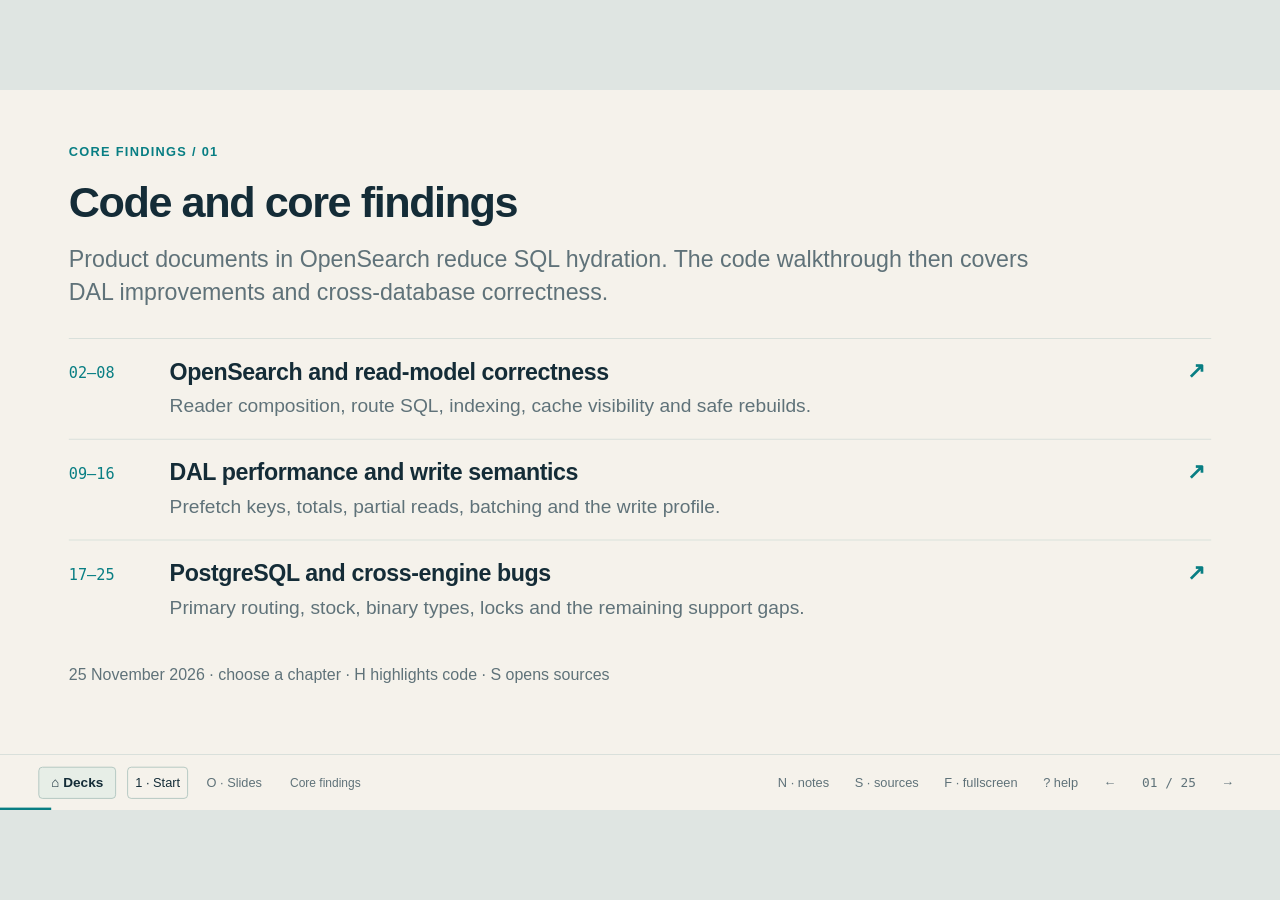
<file: presentations/core-findings.html>
<!doctype html>
<html lang="en"><head><meta charset="utf-8"><meta name="viewport" content="width=device-width,initial-scale=1"><meta name="color-scheme" content="light"><title>Core findings</title><style>:root{--paper:#f5f2eb;--ink:#142c37;--muted:#5f7279;--accent:#087e83;--orange:#c26636;--line:#d3dcd8;--night:#102631;--light:#dfede9;--mono:ui-monospace,SFMono-Regular,Menlo,Consolas,monospace}
*{box-sizing:border-box}html,body{margin:0;width:100%;height:100%;overflow:hidden}body{background:#dfe5e2;color:var(--ink);font-family:-apple-system,BlinkMacSystemFont,"Segoe UI",sans-serif}button,a{-webkit-tap-highlight-color:transparent}button{font:inherit;cursor:pointer}button:focus-visible,a:focus-visible{outline:3px solid var(--orange);outline-offset:4px}a{color:inherit;text-underline-offset:4px}.stage{position:absolute;width:1600px;height:900px;transform-origin:top left;background:var(--paper);overflow:hidden}.slide{position:absolute;inset:0;display:none;padding:69px 86px 86px}.slide.active{display:block}.eyebrow{font-size:17px;font-weight:750;letter-spacing:2.3px;text-transform:uppercase;color:var(--accent);margin:0 0 21px}.slide h1{font-size:91px;line-height:1.04;letter-spacing:-4.5px;font-weight:730;margin:0 0 30px;max-width:1170px}.slide h2{font-size:53px;line-height:1.09;letter-spacing:-1.9px;margin:0 0 35px;font-weight:710;max-width:1390px}.slide h3{font-size:28px;line-height:1.2;letter-spacing:-.5px;margin:0 0 18px}.slide p{font-size:25px;line-height:1.48;margin:0 0 22px}.slide .lead{font-size:32px;line-height:1.4;max-width:1040px;color:var(--muted)}.slide .small{font-size:19px;line-height:1.45;color:var(--muted)}.slide .tiny{font-size:16px;line-height:1.4;color:var(--muted)}.accent{color:var(--accent)}.orange{color:var(--orange)}.muted{color:var(--muted)}strong{font-weight:740}.split{display:grid;grid-template-columns:1fr 1fr;gap:48px;align-items:start}.split.wide{grid-template-columns:1.45fr 1fr;gap:38px}.stack{display:flex;flex-direction:column;gap:23px}.rule{border-top:1px solid var(--line);padding-top:23px}.point{padding:0 0 23px;border-bottom:1px solid var(--line);margin:0 0 23px}.point .label{font:700 15px var(--mono);color:var(--accent);text-transform:uppercase;letter-spacing:1px;margin-bottom:10px}.point p{margin:0;font-size:25px}.callout{border-left:4px solid var(--accent);padding:13px 0 13px 24px;margin-top:27px;font-size:23px;line-height:1.4}.callout.warn{border-color:var(--orange)}.tag{display:inline-block;border:1px solid var(--line);border-radius:30px;padding:8px 15px;font-size:15px;font-weight:650;letter-spacing:.3px}.tag.warn{color:var(--orange);border-color:#c2663655}.tags{display:flex;gap:10px;flex-wrap:wrap;margin-top:23px}.cover{padding-top:97px}.cover .eyebrow{margin-bottom:57px}.cover .lead{max-width:1050px}.cover-mark{position:absolute;right:90px;top:92px;font:500 19px var(--mono);color:var(--muted)}.cover-bottom{position:absolute;bottom:114px;left:86px;right:86px;display:flex;justify-content:space-between;align-items:end;border-top:1px solid var(--line);padding-top:28px}.cover-bottom p{font-size:20px;margin:0}.cover-bottom .number{font-size:74px;letter-spacing:-3px;color:var(--accent);line-height:1}.cols{display:grid;gap:35px;grid-template-columns:repeat(3,1fr)}.cols.four{grid-template-columns:repeat(4,1fr)}.metric{border-top:3px solid var(--accent);padding-top:21px}.metric .value{font-size:77px;line-height:1.07;letter-spacing:-3px;font-weight:700;white-space:nowrap}.metric .caption{font-size:22px;line-height:1.4;margin-top:13px;color:var(--muted)}.metric .subcaption{font-size:17px;color:var(--muted);margin-top:15px}.db-name{font-size:33px;font-weight:700;margin-bottom:10px}.db-state{font-size:20px;line-height:1.45;color:var(--muted)}.band{background:var(--light);padding:27px 32px;margin-top:31px;font-size:24px;line-height:1.42}.band.warn{background:#f0e4d7}.flow{display:flex;align-items:stretch;gap:16px;margin:20px 0 25px}.node{flex:1;border:1px solid #a8c1bc;padding:26px 25px;background:#edf2ed;min-width:0}.node.em{background:var(--accent);border-color:var(--accent);color:white}.node.dark{background:var(--night);border-color:var(--night);color:#eaf5ef}.node h3{font-size:26px;margin-bottom:12px}.node p{font-size:20px;line-height:1.4;margin:0;color:inherit}.arrow{align-self:center;font-size:29px;color:var(--accent);flex:none}.flow.vertical{flex-direction:column;align-items:center;gap:12px}.flow.vertical>.node{width:100%;padding:19px 25px}.flow.vertical .arrow{font-size:24px;line-height:1}.architecture{display:grid;grid-template-columns:1fr 1.7fr;gap:42px}.architecture .flow{margin:0}.architecture .node h3{font-size:25px}.architecture .node p{font-size:19px}.branch{display:grid;grid-template-columns:repeat(3,1fr);gap:15px;width:100%}.branch .node{padding:18px 15px}.branch .node h3{font-size:22px;margin-bottom:6px}.branch .node p{font-size:17px}.code{background:var(--night);color:#dce8e7;border-radius:8px;overflow:hidden;box-shadow:0 15px 35px #1026310a}.code-head{padding:16px 21px;border-bottom:1px solid #ffffff1c;display:flex;align-items:center;justify-content:space-between;gap:14px;font:14px var(--mono);color:#9ebdbd}.code-head a{color:#b8e4df;white-space:nowrap}.code-head span{overflow-wrap:anywhere}.code pre{margin:0;padding:16px 0;font:18px/1.4 var(--mono);tab-size:4;white-space:pre-wrap;overflow-wrap:anywhere}.code-line{display:block;padding:0 20px 0 66px;position:relative;min-height:1.47em;border-left:3px solid transparent;transition:background .15s,opacity .15s}.code-line .ln{position:absolute;left:12px;width:36px;text-align:right;color:#789397;text-decoration:none;font-size:13px;top:4px;user-select:none}.code-line.focus{background:#137b7a44;border-left-color:#5bd0bb}.code-line.dim{opacity:.36}.tok-keyword{color:#c7b7ff}.tok-string{color:#9fd7ac}.tok-comment{color:#88a2ab}.tok-variable{color:#e8bf8c}.tok-number{color:#edb389}.tok-function{color:#77d2da}.code-caption{font-size:16px!important;margin-top:12px!important;color:var(--muted)}.focus-control{width:100%;border:0;background:#1c3c47;color:#d4eee9;display:flex;gap:12px;text-align:left;align-items:center;font-size:16px;padding:13px 21px;min-height:47px}.focus-control .focus-count{font:13px var(--mono);color:#99beb9;white-space:nowrap}.code-pair{display:grid;grid-template-columns:1fr 1fr;gap:25px}.code-pair .code pre{font-size:17px}.code-pair .code-line{padding-left:58px}.code-pair h3{font-size:22px}.compare-label{font:700 15px var(--mono);text-transform:uppercase;letter-spacing:1.2px;color:var(--muted);margin-bottom:12px}.table{width:100%;border-collapse:collapse;font-size:23px;line-height:1.4}.table th{font-size:15px;letter-spacing:1px;text-transform:uppercase;color:var(--muted);text-align:left;padding:0 18px 17px 0;font-weight:650}.table td{padding:20px 18px 20px 0;border-top:1px solid var(--line);vertical-align:top}.table.compact{font-size:20px}.table.compact td{padding-top:14px;padding-bottom:14px}.table .num{font:600 24px var(--mono);color:var(--accent)}.bar-row{display:grid;grid-template-columns:250px 1fr 160px;gap:23px;align-items:center;margin:28px 0;font-size:23px}.track{background:#e0e7e1;height:37px}.fill{height:100%;background:var(--accent)}.fill.old{background:#8b9c9e}.bar-row .value{font:600 24px var(--mono);text-align:right}.citation{position:absolute;bottom:82px;left:86px;right:86px;font-size:16px;color:var(--muted);line-height:1.35}.slide.has-citation .content{max-height:615px}.references{display:grid;grid-template-columns:1fr 1fr;gap:22px 45px}.reference{border-top:1px solid var(--line);padding-top:15px}.reference a{font-size:22px;font-weight:650}.reference p{font-size:18px;margin:9px 0;color:var(--muted)}.decision{display:grid;grid-template-columns:80px 1fr;gap:18px;border-top:1px solid var(--line);padding:25px 0}.decision .n{font:500 43px var(--mono);color:var(--accent)}.decision h3{font-size:28px;margin:0 0 10px}.decision p{font-size:23px;margin:0;color:var(--muted)}.footer{position:absolute;bottom:0;height:59px;left:0;right:0;padding:0 36px 0 86px;display:flex;align-items:center;gap:20px;border-top:1px solid var(--line);background:var(--paper);font-size:14px;color:var(--muted)}.footer .deck-name{margin-right:auto;font-weight:650}.footer button{background:none;border:none;color:inherit;padding:8px 6px;font-size:14px}.footer button:hover{color:var(--accent)}.footer .counter{font:14px var(--mono);min-width:65px}.progress{position:absolute;bottom:0;left:0;height:3px;background:var(--accent);transition:width .15s}.panel{position:fixed;right:0;top:0;bottom:0;width:370px;background:#102631;color:#dce8e7;padding:28px 25px;overflow:auto;z-index:5;display:none}.panel.open{display:block}.panel h2{font-size:24px;line-height:1.2;margin:20px 0}.panel h3{font-size:15px;color:#96c8bf;margin:29px 0 10px}.panel p,.panel li{font-size:16px;line-height:1.55;color:#c3d5d4}.panel ul{padding-left:20px}.panel a{color:#87d4c7;overflow-wrap:anywhere}.panel .close{float:right;background:none;color:#a7c3bf;border:1px solid #456169;padding:4px 10px;font-size:16px}.panel .timer{font:28px var(--mono);color:#9cdbca}.panel .reset{font:13px var(--mono);background:none;color:#99b8b3;border:0;margin-left:10px}.overlay{position:fixed;inset:0;background:var(--paper);z-index:10;padding:45px 6vw;overflow:auto;display:none}.overlay.open{display:block}.overlay h2{font-size:32px;margin:0 0 22px}.overlay .close{position:absolute;right:6vw;top:44px;border:1px solid var(--line);background:none;padding:10px 16px}.overview-grid{display:grid;grid-template-columns:repeat(auto-fit,minmax(260px,1fr));gap:18px}.overview-card{background:transparent;border:1px solid #bccbc6;text-align:left;padding:22px;min-height:150px;color:var(--ink);display:flex;flex-direction:column;gap:15px}.overview-card.current{border:2px solid var(--accent);background:var(--light)}.overview-card span{font:14px var(--mono);color:var(--accent)}.overview-card strong{font-size:22px;line-height:1.2}.help-content{max-width:700px;margin:7vh auto}.help-content p{font-size:19px;line-height:1.6}.help-content kbd{font:16px var(--mono);background:var(--light);padding:4px 8px;border-radius:4px}.sr-only{position:absolute;left:-10000px;width:1px;height:1px;overflow:hidden}body.print .slide{display:block}
@media(prefers-reduced-motion:reduce){*{transition:none!important}}@media print{@page{size:1600px 900px;margin:0}html,body{overflow:visible;width:1600px;height:auto;background:white}.stage{position:static!important;transform:none!important;width:1600px;height:auto;overflow:visible}.slide{display:block!important;position:relative;width:1600px;height:900px;break-after:page;page-break-after:always;print-color-adjust:exact;-webkit-print-color-adjust:exact}.footer,.panel,.overlay{display:none!important}.code-line.dim{opacity:1}.slide:after{content:attr(data-print);position:absolute;bottom:28px;left:86px;font:15px var(--mono);color:var(--muted)}}

.code.dense pre{font-size:16.5px;line-height:1.4}.code.dense .code-line{min-height:1.4em}

/* Compact evidence tables retain the same readable type across chapters. */
.engineering .table{font-size:24px}.engineering .table.compact{font-size:22px}.engineering .table th{font-size:16px}.engineering .table td{padding-top:20px;padding-bottom:20px}.engineering .small{font-size:19px;line-height:1.45}.engineering .test-summary{font-size:24px;margin-bottom:18px}.engineering .test-summary strong{color:var(--accent)}
.arch.scale .table td:first-child{width:37%}.arch.scale .table td:nth-child(2){width:20%}.arch.scale .table td{padding-top:22px;padding-bottom:22px}.arch.bridge .table td{padding-top:19px;padding-bottom:19px}.arch.boundary-summary .table{margin-top:30px}.arch.boundary-summary .table td{padding-top:18px;padding-bottom:18px}.arch.live-contract .table td:first-child{width:25%}

/* Review typography: keep the subject visible without overpowering the evidence. */
.slide h1{font-size:70px;letter-spacing:-2.5px}.slide h2{font-size:43px;letter-spacing:-1px;font-weight:670;margin-bottom:34px}.eyebrow{font-size:16px;letter-spacing:1.6px;margin-bottom:19px}.metric .value{font-size:66px}.slide .lead{font-size:29px;line-height:1.45}
.footer{height:70px;padding:0 48px;gap:14px;font-size:16px}.footer .deck-name{margin-right:0;font-size:17px;font-weight:700;text-decoration:none;border:1px solid #a7bfb9;border-radius:5px;padding:9px 15px;background:#e7eee7;color:var(--ink)}.footer button{font-size:16px;padding:10px 9px}.footer .start-button{border:1px solid #a7bfb9;border-radius:5px;color:var(--ink)}.footer-spacer{margin-right:auto;margin-left:12px;font-size:15px;color:var(--muted)}.footer .counter{font-size:16px}.overview-heading{display:flex;align-items:center;gap:24px;margin-bottom:25px}.overview-heading h2{margin:0}.overview-heading .go-start{font-size:16px;padding:10px 16px;border:1px solid #a7bfb9;background:var(--light);border-radius:5px}.overview-heading a{font-size:16px}
.arch .content{max-width:1428px}.arch h2{font-size:42px;font-weight:660;letter-spacing:-.9px;margin-bottom:34px}.arch p{font-size:27px;line-height:1.42}.arch .slide-intro{font-size:27px;color:var(--muted);margin-bottom:28px;max-width:1250px}.arch .small{font-size:20px}.arch .table{font-size:25px;line-height:1.42}.arch .table th{font-size:17px;letter-spacing:.7px;padding-bottom:19px}.arch .table td{padding:26px 28px 26px 0}.arch .table td:first-child{width:22%;font-weight:640}.arch .table td:nth-child(2){width:45%}.arch .table strong{color:var(--accent);font-weight:650}.arch .split{gap:45px}.arch .code pre{font-size:19px;line-height:1.42}.arch .code.dense pre{font-size:18px;line-height:1.4}.arch .code-pair .code pre{font-size:18px}.arch .code-head{font-size:14px}.arch .focus-control{font-size:17px;padding:14px 20px}.arch .review-note{margin-top:30px;border-top:1px solid #bdcec6;padding-top:22px;font-size:24px;line-height:1.45;color:var(--muted)}.arch .review-note strong{color:var(--ink);font-weight:650}.arch.cover{padding-top:69px}.arch.cover .eyebrow{margin-bottom:24px}.arch.cover h1{font-size:54px;letter-spacing:-1.8px;font-weight:680;line-height:1.1;margin-bottom:20px}.arch.cover .lead{font-size:29px;max-width:1230px;margin-bottom:36px}.arch .review-context{margin-top:29px;color:var(--muted)}
.agenda a{display:grid;grid-template-columns:100px 1fr 30px;gap:26px;align-items:start;padding:24px 0;border-top:1px solid var(--line);text-decoration:none;color:inherit}.agenda a>span{font:19px var(--mono);color:var(--accent);padding-top:7px}.agenda h3{font-size:29px;font-weight:660;margin-bottom:8px}.agenda p{font-size:24px;color:var(--muted);margin:0}.agenda b{font-size:27px;color:var(--accent)}.agenda a:hover h3{text-decoration:underline;text-underline-offset:5px}
.trace{border-top:1px solid var(--line)}.trace>div{display:grid;grid-template-columns:65px 335px 1fr;gap:26px;align-items:center;border-bottom:1px solid var(--line);padding:27px 22px}.trace .trace-n{font:23px var(--mono);color:var(--accent)}.trace h3{font-size:27px;line-height:1.22;font-weight:650;margin:0}.trace p{font-size:26px;margin:0}.trace .changed{background:#e2ece3;border-left:4px solid var(--accent);padding-left:18px}
.id-contract{padding-top:8px}.id-root{background:var(--night);padding:30px;color:#eaf4ef}.id-root>span,.id-branches>div>span{font-size:18px;display:block;margin-bottom:16px}.id-root h3{font-size:31px;margin:0}.id-branches{display:grid;grid-template-columns:1fr 1fr;gap:20px;padding-top:50px;position:relative}.id-branches:before{content:"";position:absolute;left:25%;right:25%;top:25px;border-top:2px solid #8daea7}.id-root:after{content:"";position:absolute;border-left:2px solid #8daea7;height:25px;left:50%;margin-top:30px}.id-branches>div{border-top:3px solid var(--accent);background:#e6eee7;padding:26px 22px;position:relative}.id-branches>div:before{content:"";position:absolute;left:50%;top:-27px;height:25px;border-left:2px solid #8daea7}.id-branches h3{font-size:30px;margin-bottom:12px}.id-branches p{font-size:23px;margin:0}.id-contract{position:relative}
.ownership{border-top:1px solid var(--line);padding-top:24px;margin-bottom:28px}.ownership h3{font-size:28px;font-weight:650;margin-bottom:13px}.ownership p{font-size:26px;line-height:1.45;margin:0}.path-label{font-size:19px;font-weight:700;color:var(--accent);margin:0 0 16px}.path-label.legacy-label{margin-top:40px;color:var(--orange)}.path-row{display:grid;grid-template-columns:1.2fr 40px 1.25fr 40px .9fr;gap:18px;align-items:stretch}.path-row>div{padding:30px 25px;border:1px solid #adc3b8;background:#edf1e9}.path-row h3{font-size:27px;font-weight:650;margin-bottom:15px}.path-row p{font-size:24px;margin:0}.path-row>span{align-self:center;font-size:29px;text-align:center;color:var(--accent)}.path-row>.connection-box{background:var(--night);color:#eaf4ef;border-color:var(--night)}
.port-path>div:not(.adapter-pair){padding:23px 27px;border:1px solid #abc0b6;background:#edf1e9}.port-path h3{font-size:28px;font-weight:650;margin-bottom:10px}.port-path p{font-size:24px;margin:0}.port-path>span{display:block;text-align:center;font-size:27px;line-height:1.2;padding:7px;color:var(--accent)}.port-path>div.port-em{background:var(--night);color:#eaf4ef;border-color:var(--night)}.adapter-pair{display:grid;grid-template-columns:1fr 1fr;gap:20px}.adapter-pair>div{padding:23px 22px;background:#e4ece4;border-top:3px solid var(--accent)}.adapter-pair>div:last-child{background:#f1e9dd;border-color:var(--orange)}.adapter-pair h3{font-size:26px}.adapter-pair p{font-size:23px;line-height:1.42}
.projection-steps>div{display:grid;grid-template-columns:40px 1fr;gap:16px;border-top:1px solid var(--line);padding:24px 0}.projection-steps span{font:23px var(--mono);color:var(--accent)}.projection-steps p{font-size:26px;line-height:1.4;margin:0}.contract-band{background:var(--night);padding:32px 37px;color:#eaf4ef}.contract-band>span{font-size:18px;display:block;margin-bottom:15px;color:#abd6c6}.contract-band p{font-size:29px;margin:0}.internal-grid{display:grid;grid-template-columns:repeat(3,1fr);gap:32px;margin-top:45px}.internal-grid>div{border-top:3px solid var(--accent);padding-top:25px}.internal-grid h3{font-size:30px;font-weight:650;margin-bottom:17px}.internal-grid p{font-size:26px;margin-bottom:26px}.internal-grid a{font-size:21px;color:var(--accent)}.review-decision{display:grid;grid-template-columns:65px 1fr;gap:28px;border-top:1px solid var(--line);padding:32px 0}.review-decision>span{font:25px var(--mono);color:var(--accent);padding-top:3px}.review-decision h3{font-size:29px;font-weight:650;margin-bottom:13px}.review-decision p{font-size:26px;line-height:1.4;margin:0;color:var(--muted)}.arch .reference a{font-size:25px}.arch .reference p{font-size:21px}

.dual-model{display:grid;grid-template-columns:1fr 1fr;gap:44px}.model-label{font-size:19px;font-weight:700;color:var(--accent);margin-bottom:17px}.model-box{border:1px solid #adc3b8;background:#edf1e9;padding:23px 28px}.model-box h3{font-size:28px;font-weight:650;margin-bottom:12px}.model-box p{font-size:25px;line-height:1.4;margin:0}.model-box.dark{background:var(--night);color:#eaf4ef;border-color:var(--night)}.model-arrow{display:block;text-align:center;font-size:27px;color:var(--accent);line-height:1.2;padding:8px}.projection-link{margin-top:28px;border-top:2px solid var(--accent);padding-top:20px;font-size:23px;line-height:1.4}.projection-link strong{display:block;margin-bottom:10px}.projection-link span{color:var(--muted)}.pipeline-grid{display:grid;grid-template-columns:1fr 27px 1fr 27px 1fr 27px 1fr;gap:16px;margin-top:12px}.pipeline-grid>div{border-top:3px solid var(--accent);padding:23px 10px 15px 0}.pipeline-grid>div>span{font:19px var(--mono);color:var(--accent)}.pipeline-grid h3{font-size:27px;font-weight:650;margin:18px 0 14px}.pipeline-grid p{font-size:24px;line-height:1.4;margin:0}.pipeline-grid>b{align-self:center;color:var(--accent);font-size:27px;font-weight:500}.wave9-limits{border-top:1px solid var(--line);margin-top:38px;padding-top:27px}.wave9-limits h3{font-size:27px;font-weight:650}.wave9-limits p{font-size:25px;line-height:1.4}.chapter-links{display:flex;gap:30px;margin-top:27px;font-size:23px;color:var(--accent)}.wave9 .table{font-size:24px}.wave9 .table.compact{font-size:22px}.wave9 .table th{font-size:16px}.wave9 .table td{padding-top:20px;padding-bottom:20px}.wave9 .small{font-size:19px;line-height:1.45}.wave9 .metric .caption{font-size:23px}.wave9 .bar-row{margin:23px 0;grid-template-columns:285px 1fr 190px}
</style></head><body data-title="Core findings" data-redirects="{&quot;timing-method&quot;: &quot;architecture.html#timing-reliability&quot;, &quot;wave9-results&quot;: &quot;architecture.html#wave9-status&quot;, &quot;wave9-scale&quot;: &quot;architecture.html#catalog-scale&quot;}"><main class="stage"><section class="slide cover architecture-intro arch" data-slug="findings" data-aliases="[&quot;map&quot;]" data-sources="[{&quot;label&quot;: &quot;Core findings register&quot;, &quot;url&quot;: &quot;https://github.com/BrocksiNet/shopware-db-independent/blob/ce36f6c76e2cb6bcca404f80c83f491126a33ed1/docs/core-findings.md&quot;}, {&quot;label&quot;: &quot;Latest review&quot;, &quot;url&quot;: &quot;https://github.com/BrocksiNet/shopware-db-independent/blob/ce36f6c76e2cb6bcca404f80c83f491126a33ed1/docs/37-review-round-2.md&quot;}, {&quot;label&quot;: &quot;Current performance authority&quot;, &quot;url&quot;: &quot;https://github.com/BrocksiNet/shopware-db-independent/blob/ce36f6c76e2cb6bcca404f80c83f491126a33ed1/docs/51-timing-reliability.md&quot;}]" aria-labelledby="title-1"><div class="eyebrow">Core findings / 01</div><h1 id="title-1">Code and core findings</h1><div class="content"><p class="lead">Product documents in OpenSearch reduce SQL hydration. The code walkthrough then covers DAL improvements and cross-database correctness.</p><div class="agenda"><a href="#wave9-hydration"><span>02–08</span><div><h3>OpenSearch and read-model correctness</h3><p>Reader composition, route SQL, indexing, cache visibility and safe rebuilds.</p></div><b>↗</b></a><a href="#key-bug"><span>09–16</span><div><h3>DAL performance and write semantics</h3><p>Prefetch keys, totals, partial reads, batching and the write profile.</p></div><b>↗</b></a><a href="#replica-returning"><span>17–25</span><div><h3>PostgreSQL and cross-engine bugs</h3><p>Primary routing, stock, binary types, locks and the remaining support gaps.</p></div><b>↗</b></a></div><p class="small review-context">25 November 2026 · choose a chapter · H highlights code · S opens sources</p></div><template class="speaker-notes"><p>The architecture deck carries the motivation, full cross-family benchmarks and measurement method. This deck opens the implementation and its failure cases.</p><p>Follow the three chapters in order or select the relevant subsystem. The final slide proposes core work beyond the original DAL backlog.</p></template></section><section class="slide engineering" data-slug="wave9-hydration" data-aliases="[]" data-sources="[{&quot;label&quot;: &quot;Reader composition and unchanged repository flow&quot;, &quot;url&quot;: &quot;https://github.com/BrocksiNet/shopware-db-independent/blob/ce36f6c76e2cb6bcca404f80c83f491126a33ed1/docs/47-o1a-source-hydration.md&quot;}, {&quot;label&quot;: &quot;SourceDocumentEntityReader.php \u00b7 0ed724decae \u00b7 selected lines&quot;, &quot;url&quot;: &quot;https://github.com/BrocksiNet/shopware/blob/0ed724decae08c292a96ee0ff5abf6e16b99a041/src/Elasticsearch/Product/SourceDocument/SourceDocumentEntityReader.php#L107-L130&quot;}]" aria-labelledby="title-2"><div class="eyebrow">Core findings / 02</div><h2 id="title-2">A reader decorator consumes product documents</h2><div class="content"><div class="split wide"><div><div class="code" data-focus="[{&quot;label&quot;: &quot;Unsupported reads keep the SQL reader&quot;, &quot;lines&quot;: [107, 108, 109]}, {&quot;label&quot;: &quot;Consume request documents and mget only missing IDs&quot;, &quot;lines&quot;: [113, 114, 115, 117]}, {&quot;label&quot;: &quot;Hydrate before normal loaded-event dispatch&quot;, &quot;lines&quot;: [129, 130]}]"><div class="code-head"><span>SourceDocumentEntityReader.php · excerpts</span><a href="https://github.com/BrocksiNet/shopware/blob/0ed724decae08c292a96ee0ff5abf6e16b99a041/src/Elasticsearch/Product/SourceDocument/SourceDocumentEntityReader.php#L107-L130" target="_blank" rel="noopener noreferrer">source ↗</a></div><pre><code><span class="code-line" data-line="107"><a class="ln" href="https://github.com/BrocksiNet/shopware/blob/0ed724decae08c292a96ee0ff5abf6e16b99a041/src/Elasticsearch/Product/SourceDocument/SourceDocumentEntityReader.php#L107" target="_blank" rel="noopener noreferrer" aria-label="Open line 107">107</a><span class="tok-variable">$reason</span> = <span class="tok-variable">$this</span>-&gt;unsupported(<span class="tok-variable">$criteria</span>, <span class="tok-variable">$context</span>);</span><span class="code-line" data-line="108"><a class="ln" href="https://github.com/BrocksiNet/shopware/blob/0ed724decae08c292a96ee0ff5abf6e16b99a041/src/Elasticsearch/Product/SourceDocument/SourceDocumentEntityReader.php#L108" target="_blank" rel="noopener noreferrer" aria-label="Open line 108">108</a><span class="tok-keyword">if</span> (<span class="tok-variable">$reason</span> !== <span class="tok-keyword">null</span>) {</span><span class="code-line" data-line="109"><a class="ln" href="https://github.com/BrocksiNet/shopware/blob/0ed724decae08c292a96ee0ff5abf6e16b99a041/src/Elasticsearch/Product/SourceDocument/SourceDocumentEntityReader.php#L109" target="_blank" rel="noopener noreferrer" aria-label="Open line 109">109</a>    <span class="tok-keyword">return</span> <span class="tok-variable">$this</span>-&gt;fallback(<span class="tok-variable">$reason</span>, <span class="tok-variable">$definition</span>, <span class="tok-variable">$criteria</span>, <span class="tok-variable">$context</span>);</span><span class="code-line" data-line="110"><a class="ln" href="https://github.com/BrocksiNet/shopware/blob/0ed724decae08c292a96ee0ff5abf6e16b99a041/src/Elasticsearch/Product/SourceDocument/SourceDocumentEntityReader.php#L110" target="_blank" rel="noopener noreferrer" aria-label="Open line 110">110</a>}</span><span class="code-line" data-line="111"><a class="ln" href="https://github.com/BrocksiNet/shopware/blob/0ed724decae08c292a96ee0ff5abf6e16b99a041/src/Elasticsearch/Product/SourceDocument/SourceDocumentEntityReader.php#L111" target="_blank" rel="noopener noreferrer" aria-label="Open line 111">111</a></span><span class="code-line" data-line="112"><a class="ln" href="https://github.com/BrocksiNet/shopware/blob/0ed724decae08c292a96ee0ff5abf6e16b99a041/src/Elasticsearch/Product/SourceDocument/SourceDocumentEntityReader.php#L112" target="_blank" rel="noopener noreferrer" aria-label="Open line 112">112</a><span class="tok-variable">$ids</span> = array_values(array_map(<span class="tok-keyword">static</span> fn (<span class="tok-keyword">mixed</span> <span class="tok-variable">$id</span>): <span class="tok-keyword">string</span> =&gt; strtolower((<span class="tok-keyword">string</span>) <span class="tok-variable">$id</span>), <span class="tok-variable">$criteria</span>-&gt;getIds()));</span><span class="code-line" data-line="113"><a class="ln" href="https://github.com/BrocksiNet/shopware/blob/0ed724decae08c292a96ee0ff5abf6e16b99a041/src/Elasticsearch/Product/SourceDocument/SourceDocumentEntityReader.php#L113" target="_blank" rel="noopener noreferrer" aria-label="Open line 113">113</a><span class="tok-variable">$documents</span> = <span class="tok-variable">$this</span>-&gt;buffer-&gt;take(<span class="tok-variable">$ids</span>);</span><span class="code-line" data-line="114"><a class="ln" href="https://github.com/BrocksiNet/shopware/blob/0ed724decae08c292a96ee0ff5abf6e16b99a041/src/Elasticsearch/Product/SourceDocument/SourceDocumentEntityReader.php#L114" target="_blank" rel="noopener noreferrer" aria-label="Open line 114">114</a><span class="tok-variable">$missing</span> = array_values(array_diff(<span class="tok-variable">$ids</span>, array_keys(<span class="tok-variable">$documents</span>)));</span><span class="code-line" data-line="115"><a class="ln" href="https://github.com/BrocksiNet/shopware/blob/0ed724decae08c292a96ee0ff5abf6e16b99a041/src/Elasticsearch/Product/SourceDocument/SourceDocumentEntityReader.php#L115" target="_blank" rel="noopener noreferrer" aria-label="Open line 115">115</a><span class="tok-keyword">if</span> (<span class="tok-variable">$missing</span> !== []) {</span><span class="code-line" data-line="116"><a class="ln" href="https://github.com/BrocksiNet/shopware/blob/0ed724decae08c292a96ee0ff5abf6e16b99a041/src/Elasticsearch/Product/SourceDocument/SourceDocumentEntityReader.php#L116" target="_blank" rel="noopener noreferrer" aria-label="Open line 116">116</a>    <span class="tok-variable">$this</span>-&gt;count(<span class="tok-string">&#x27;mget&#x27;</span>);</span><span class="code-line" data-line="117"><a class="ln" href="https://github.com/BrocksiNet/shopware/blob/0ed724decae08c292a96ee0ff5abf6e16b99a041/src/Elasticsearch/Product/SourceDocument/SourceDocumentEntityReader.php#L117" target="_blank" rel="noopener noreferrer" aria-label="Open line 117">117</a>    <span class="tok-variable">$documents</span> += <span class="tok-variable">$this</span>-&gt;mget(<span class="tok-variable">$missing</span>);</span><span class="code-line" data-line="118"><a class="ln" href="https://github.com/BrocksiNet/shopware/blob/0ed724decae08c292a96ee0ff5abf6e16b99a041/src/Elasticsearch/Product/SourceDocument/SourceDocumentEntityReader.php#L118" target="_blank" rel="noopener noreferrer" aria-label="Open line 118">118</a>}</span><span class="code-line">    …</span><span class="code-line" data-line="129"><a class="ln" href="https://github.com/BrocksiNet/shopware/blob/0ed724decae08c292a96ee0ff5abf6e16b99a041/src/Elasticsearch/Product/SourceDocument/SourceDocumentEntityReader.php#L129" target="_blank" rel="noopener noreferrer" aria-label="Open line 129">129</a><span class="tok-variable">$this</span>-&gt;count(<span class="tok-string">&#x27;document&#x27;</span>);</span><span class="code-line" data-line="130"><a class="ln" href="https://github.com/BrocksiNet/shopware/blob/0ed724decae08c292a96ee0ff5abf6e16b99a041/src/Elasticsearch/Product/SourceDocument/SourceDocumentEntityReader.php#L130" target="_blank" rel="noopener noreferrer" aria-label="Open line 130">130</a><span class="tok-variable">$entities</span> = <span class="tok-variable">$this</span>-&gt;hydrator-&gt;hydrateEntitiesWithoutEvents(<span class="tok-variable">$ordered</span>, <span class="tok-variable">$context</span>-&gt;getLanguageId(), <span class="tok-variable">$criteria</span>);</span></code></pre><button class="focus-control" title="Cycle code highlights (H)"><span class="focus-count"></span><span class="focus-label"></span></button></div></div><div><div class="point"><div class="label">Scope</div><p>Live sales-channel product reads by IDs. Queries and the repository flow stay unchanged.</p></div><div class="point"><div class="label">Request lifetime</div><p>Consume buffered hit documents. Reset the buffer between requests and worker iterations.</p></div><div class="point"><div class="label">Fallback</div><p>Unsupported associations, criteria or missing documents go to the inner SQL reader.</p></div></div></div></div><template class="speaker-notes"><p>The mainCategories association used by breadcrumbs is one observed detail fallback.</p><p>Loaded events run through SalesChannelRepository after the event-free document hydrator. This preserves live price and purchase-limit calculation without double dispatch.</p><p>OpenSearch returns the selected product document in _source.rs_document. The decorator consumes a request-scoped hit buffer, uses _mget to fetch missing IDs in bulk and falls back to the inner SQL reader when necessary.</p><p>Storage::get/mget return documents; store/remove modify them. SourceDocumentStorage delegates rebuild and lifecycle to es:index; setup/swap/clear/destroy are no-ops.</p></template></section><section class="slide engineering" data-slug="wave9-route-sql" data-aliases="[]" data-sources="[{&quot;label&quot;: &quot;Real route SQL accounting with O1a&quot;, &quot;url&quot;: &quot;https://github.com/BrocksiNet/shopware-db-independent/blob/ce36f6c76e2cb6bcca404f80c83f491126a33ed1/docs/47-o1a-source-hydration.md&quot;}]" aria-labelledby="title-3"><div class="eyebrow">Core findings / 03</div><h2 id="title-3">Removing product SQL does not remove the whole route</h2><div class="content"><table class="table compact"><thead><tr><th>Real Store API route · 5k products</th><th>Current search + SQL</th><th>Source hydration</th></tr></thead><tbody><tr><td>Detail, full</td><td>30</td><td>27</td></tr><tr><td>Detail, skip configurator + CMS</td><td>9</td><td>7</td></tr><tr><td>Listing</td><td>12</td><td>10</td></tr><tr><td>Search</td><td>11</td><td>8</td></tr></tbody></table><div class="band">Listing and search use source documents for all product-reader loads. Detail still falls back once for mainCategories; context, CMS, configurator and referenced entities add surrounding SQL.</div></div><template class="speaker-notes"><p>Real-route SQL accounting at 5k products: these totals include surrounding context, CMS, configurator and referenced-entity reads.</p><p>The warm CLI benchmark’s listing product-reader statements fall 2 to 0; the complete route still falls only 12 to 10. Detail has one breadcrumb association fallback.</p></template></section><section class="slide engineering" data-slug="source-partial-update" data-aliases="[]" data-sources="[{&quot;label&quot;: &quot;Finding 46: partial updates erase query fields&quot;, &quot;url&quot;: &quot;https://github.com/BrocksiNet/shopware-db-independent/blob/ce36f6c76e2cb6bcca404f80c83f491126a33ed1/docs/core-findings.md&quot;}, {&quot;label&quot;: &quot;Observed 516 missing search documents and fix&quot;, &quot;url&quot;: &quot;https://github.com/BrocksiNet/shopware-db-independent/blob/ce36f6c76e2cb6bcca404f80c83f491126a33ed1/docs/47-o1a-source-hydration.md&quot;}, {&quot;label&quot;: &quot;b09147c26f9 \u00b7 Re-index instead of partial source updates&quot;, &quot;url&quot;: &quot;https://github.com/BrocksiNet/shopware/commit/b09147c26f952776f34b4d3a6cd404ba9f88c5d2&quot;}, {&quot;label&quot;: &quot;SourceDocumentStorage.php \u00b7 0ed724decae \u00b7 selected lines&quot;, &quot;url&quot;: &quot;https://github.com/BrocksiNet/shopware/blob/0ed724decae08c292a96ee0ff5abf6e16b99a041/src/Elasticsearch/Product/SourceDocument/SourceDocumentStorage.php#L55-L61&quot;}]" aria-labelledby="title-4"><div class="eyebrow">Core findings / 04</div><h2 id="title-4">A partial source update can silently erase search fields</h2><div class="content"><div class="split wide"><div><div class="code" data-focus="[{&quot;label&quot;: &quot;Treat projected documents as IDs to rebuild&quot;, &quot;lines&quot;: [57, 58]}, {&quot;label&quot;: &quot;Rebuild search fields and source together&quot;, &quot;lines&quot;: [59]}]"><div class="code-head"><span>SourceDocumentStorage.php · excerpts</span><a href="https://github.com/BrocksiNet/shopware/blob/0ed724decae08c292a96ee0ff5abf6e16b99a041/src/Elasticsearch/Product/SourceDocument/SourceDocumentStorage.php#L55-L61" target="_blank" rel="noopener noreferrer">source ↗</a></div><pre><code><span class="code-line" data-line="55"><a class="ln" href="https://github.com/BrocksiNet/shopware/blob/0ed724decae08c292a96ee0ff5abf6e16b99a041/src/Elasticsearch/Product/SourceDocument/SourceDocumentStorage.php#L55" target="_blank" rel="noopener noreferrer" aria-label="Open line 55">55</a><span class="tok-keyword">public</span> <span class="tok-keyword">function</span> store(<span class="tok-keyword">array</span> <span class="tok-variable">$documents</span>, ?<span class="tok-keyword">string</span> <span class="tok-variable">$generation</span> = <span class="tok-keyword">null</span>): <span class="tok-keyword">void</span></span><span class="code-line" data-line="56"><a class="ln" href="https://github.com/BrocksiNet/shopware/blob/0ed724decae08c292a96ee0ff5abf6e16b99a041/src/Elasticsearch/Product/SourceDocument/SourceDocumentStorage.php#L56" target="_blank" rel="noopener noreferrer" aria-label="Open line 56">56</a>{</span><span class="code-line" data-line="57"><a class="ln" href="https://github.com/BrocksiNet/shopware/blob/0ed724decae08c292a96ee0ff5abf6e16b99a041/src/Elasticsearch/Product/SourceDocument/SourceDocumentStorage.php#L57" target="_blank" rel="noopener noreferrer" aria-label="Open line 57">57</a>    <span class="tok-variable">$ids</span> = array_values(array_map(<span class="tok-keyword">static</span> fn (<span class="tok-keyword">array</span> <span class="tok-variable">$document</span>): <span class="tok-keyword">string</span> =&gt; strtolower((<span class="tok-keyword">string</span>) <span class="tok-variable">$document</span>[<span class="tok-string">&#x27;id&#x27;</span>]), <span class="tok-variable">$documents</span>));</span><span class="code-line" data-line="58"><a class="ln" href="https://github.com/BrocksiNet/shopware/blob/0ed724decae08c292a96ee0ff5abf6e16b99a041/src/Elasticsearch/Product/SourceDocument/SourceDocumentStorage.php#L58" target="_blank" rel="noopener noreferrer" aria-label="Open line 58">58</a>    <span class="tok-keyword">if</span> (<span class="tok-variable">$ids</span> !== []) {</span><span class="code-line" data-line="59"><a class="ln" href="https://github.com/BrocksiNet/shopware/blob/0ed724decae08c292a96ee0ff5abf6e16b99a041/src/Elasticsearch/Product/SourceDocument/SourceDocumentStorage.php#L59" target="_blank" rel="noopener noreferrer" aria-label="Open line 59">59</a>        <span class="tok-variable">$this</span>-&gt;indexer-&gt;updateIds(<span class="tok-variable">$this</span>-&gt;productDefinition, <span class="tok-variable">$ids</span>);</span><span class="code-line" data-line="60"><a class="ln" href="https://github.com/BrocksiNet/shopware/blob/0ed724decae08c292a96ee0ff5abf6e16b99a041/src/Elasticsearch/Product/SourceDocument/SourceDocumentStorage.php#L60" target="_blank" rel="noopener noreferrer" aria-label="Open line 60">60</a>    }</span><span class="code-line" data-line="61"><a class="ln" href="https://github.com/BrocksiNet/shopware/blob/0ed724decae08c292a96ee0ff5abf6e16b99a041/src/Elasticsearch/Product/SourceDocument/SourceDocumentStorage.php#L61" target="_blank" rel="noopener noreferrer" aria-label="Open line 61">61</a>}</span></code></pre><button class="focus-control" title="Cycle code highlights (H)"><span class="focus-count"></span><span class="focus-label"></span></button></div></div><div><div class="point"><div class="label">Observed failure</div><p>516 of 4,140 products lost active, visibilities and parentId, leaving listings while get/mget still worked.</p></div><div class="point"><div class="label">Why</div><p>OpenSearch reconstructs an updated document from the stored _source. Unstored query fields disappear.</p></div><div class="point"><div class="label">Fix</div><p>Use ElasticsearchIndexer::updateIds() to rebuild the whole product.</p></div></div></div></div><template class="speaker-notes"><p>This exposes a broader risk with the product index’s filtered _source, not just one new rs_document field.</p><p>The repeated probe after a rebuild found zero of 4,140 missing active fields. A successful key-value get is not enough to test query correctness.</p></template></section><section class="slide engineering" data-slug="source-limits" data-aliases="[]" data-sources="[{&quot;label&quot;: &quot;Mapping budget, size assumptions and measured versus estimated cells&quot;, &quot;url&quot;: &quot;https://github.com/BrocksiNet/shopware-db-independent/blob/ce36f6c76e2cb6bcca404f80c83f491126a33ed1/docs/48-source-limits-custom-fields.md&quot;}, {&quot;label&quot;: &quot;ElasticsearchProductDefinition.php \u00b7 0ed724decae \u00b7 selected lines&quot;, &quot;url&quot;: &quot;https://github.com/BrocksiNet/shopware/blob/0ed724decae08c292a96ee0ff5abf6e16b99a041/src/Elasticsearch/Product/ElasticsearchProductDefinition.php#L162-L165&quot;}]" aria-labelledby="title-5"><div class="eyebrow">Core findings / 05</div><h2 id="title-5">Source storage avoids inner mapping growth</h2><div class="content"><div class="split wide"><div><div class="code" data-focus="[{&quot;label&quot;: &quot;Store the object without indexing its inner fields&quot;, &quot;lines&quot;: [164]}]"><div class="code-head"><span>ElasticsearchProductDefinition.php · excerpts</span><a href="https://github.com/BrocksiNet/shopware/blob/0ed724decae08c292a96ee0ff5abf6e16b99a041/src/Elasticsearch/Product/ElasticsearchProductDefinition.php#L162-L165" target="_blank" rel="noopener noreferrer">source ↗</a></div><pre><code><span class="code-line" data-line="162"><a class="ln" href="https://github.com/BrocksiNet/shopware/blob/0ed724decae08c292a96ee0ff5abf6e16b99a041/src/Elasticsearch/Product/ElasticsearchProductDefinition.php#L162" target="_blank" rel="noopener noreferrer" aria-label="Open line 162">162</a><span class="tok-keyword">if</span> (<span class="tok-variable">$this</span>-&gt;hasSourceDocument()) {</span><span class="code-line" data-line="163"><a class="ln" href="https://github.com/BrocksiNet/shopware/blob/0ed724decae08c292a96ee0ff5abf6e16b99a041/src/Elasticsearch/Product/ElasticsearchProductDefinition.php#L163" target="_blank" rel="noopener noreferrer" aria-label="Open line 163">163</a>    <span class="tok-comment">// stored in `_source` only: no index structures, no field count, never queried</span></span><span class="code-line" data-line="164"><a class="ln" href="https://github.com/BrocksiNet/shopware/blob/0ed724decae08c292a96ee0ff5abf6e16b99a041/src/Elasticsearch/Product/ElasticsearchProductDefinition.php#L164" target="_blank" rel="noopener noreferrer" aria-label="Open line 164">164</a>    <span class="tok-variable">$properties</span>[SourceDocument::FIELD] = [<span class="tok-string">&#x27;type&#x27;</span> =&gt; <span class="tok-string">&#x27;object&#x27;</span>, <span class="tok-string">&#x27;enabled&#x27;</span> =&gt; <span class="tok-keyword">false</span>];</span><span class="code-line" data-line="165"><a class="ln" href="https://github.com/BrocksiNet/shopware/blob/0ed724decae08c292a96ee0ff5abf6e16b99a041/src/Elasticsearch/Product/ElasticsearchProductDefinition.php#L165" target="_blank" rel="noopener noreferrer" aria-label="Open line 165">165</a>}</span></code></pre><button class="focus-control" title="Cycle code highlights (H)"><span class="focus-count"></span><span class="focus-label"></span></button></div></div><div><div class="point"><div class="label">Existing app mapping</div><p>1,000 custom fields × 20 languages use 49,796 of Shopware’s 50,000 mapped fields. 5,000 × 5 exceeds the limit.</p></div><div class="point"><div class="label">Source layout</div><p>100 fields × 5 languages: 0.96 GB measured. 5,000 × 20: 53.54 GB extrapolated from a 2k subset.</p></div><div class="point"><div class="label">Required changes</div><p>Select queryable fields, deduplicate fallback values and batch by bytes, not product count.</p></div></div></div></div><template class="speaker-notes"><p>Do not substitute OpenSearch’s default field limit for the 50,000 limit configured by this Shopware mapping.</p><p>Large cells are subset probes, assuming 10% fill and 45-character names. A 53.54 GB estimate is not a measured full-catalog index.</p><p>Valkey uses about 1.08–1.13 times the same JSON bytes. Switching stores does not shrink the document.</p></template></section><section class="slide engineering" data-slug="wave9-cache-order" data-aliases="[]" data-sources="[{&quot;label&quot;: &quot;3d: confirmed immediate-invalidation cache defect&quot;, &quot;url&quot;: &quot;https://github.com/BrocksiNet/shopware-db-independent/blob/ce36f6c76e2cb6bcca404f80c83f491126a33ed1/docs/51-timing-reliability.md&quot;}]" aria-labelledby="title-6"><div class="eyebrow">Core findings / 06</div><h2 id="title-6">Synchronous projection still leaves a search-visibility gap</h2><div class="content"><table class="table compact"><thead><tr><th>Mode after a write</th><th>Immediate stale API listing</th><th>Stale HTTP cache after 1.3s</th><th>Measured cost</th></tr></thead><tbody><tr><td>refresh=false + immediate invalidation</td><td>9 / 10</td><td>5 / 5</td><td>Default refresh interval: 1s</td></tr><tr><td>Explicit refresh before invalidation</td><td>0 / 10</td><td>0 / 5</td><td>Refresh call median: 10.0 ms</td></tr><tr><td>refresh=wait_for</td><td>0 / 10</td><td>Not tested in HTTP-cache trial</td><td>Write median: 857 ms</td></tr></tbody></table><div class="band warn">Invalidate after search visibility, or keep delayed invalidation longer than refresh_interval. Sync projection alone is insufficient.</div><p class="small">5k products · 1 shard · 1s refresh interval. Forced refresh is a probe mitigation, not a recommendation to flush segments on every high-volume write.</p></div><template class="speaker-notes"><p>Wave 9 described a hazard. Wave 10 reproduced stale HTTP cache entries even beyond the next search refresh.</p><p>The stale page mixed a fresh MySQL SEO URL with an old source-document name. Tests exercised real Storefront cache hits.</p><p>Post-refresh invalidation or a delay greater than refresh_interval is required; refresh=wait_for waits for search visibility and increases write latency. Its HTTP-cache trial was not run.</p></template></section><section class="slide engineering" data-slug="wave9-siblings" data-aliases="[&quot;wave9-counts&quot;]" data-sources="[{&quot;label&quot;: &quot;91b22d0abbb \u00b7 Expand siblings and referenced-entity changes for projection&quot;, &quot;url&quot;: &quot;https://github.com/BrocksiNet/shopware/commit/91b22d0abbbacae892c33d4848755607f97956f7&quot;}, {&quot;label&quot;: &quot;Finding 37: sibling variants omitted by the indexer event&quot;, &quot;url&quot;: &quot;https://github.com/BrocksiNet/shopware-db-independent/blob/ce36f6c76e2cb6bcca404f80c83f491126a33ed1/docs/core-findings.md&quot;}, {&quot;label&quot;: &quot;Sibling and inheritance miss probes&quot;, &quot;url&quot;: &quot;https://github.com/BrocksiNet/shopware-db-independent/blob/ce36f6c76e2cb6bcca404f80c83f491126a33ed1/docs/45-read-store-consistency.md&quot;}, {&quot;label&quot;: &quot;ReadStoreProjectorSubscriber.php \u00b7 91b22d0abbb \u00b7 selected lines&quot;, &quot;url&quot;: &quot;https://github.com/BrocksiNet/shopware/blob/91b22d0abbbacae892c33d4848755607f97956f7/src/Core/Framework/ReadStore/Projector/ReadStoreProjectorSubscriber.php#L60-L73&quot;}, {&quot;label&quot;: &quot;O1 verify differences and counted products&quot;, &quot;url&quot;: &quot;https://github.com/BrocksiNet/shopware-db-independent/blob/ce36f6c76e2cb6bcca404f80c83f491126a33ed1/docs/39-read-store-baseline.md&quot;}]" aria-labelledby="title-7"><div class="eyebrow">Core findings / 07</div><h2 id="title-7">Affected products and aggregate counts need distinct IDs</h2><div class="content"><div class="split wide"><div><div class="code" data-focus="[{&quot;label&quot;: &quot;Expand parents to their affected children&quot;, &quot;lines&quot;: [64, 65, 66, 69]}, {&quot;label&quot;: &quot;Schedule the full affected set&quot;, &quot;lines&quot;: [73]}]"><div class="code-head"><span>ReadStoreProjectorSubscriber.php · excerpts</span><a href="https://github.com/BrocksiNet/shopware/blob/91b22d0abbbacae892c33d4848755607f97956f7/src/Core/Framework/ReadStore/Projector/ReadStoreProjectorSubscriber.php#L60-L73" target="_blank" rel="noopener noreferrer">source ↗</a></div><pre><code><span class="code-line" data-line="60"><a class="ln" href="https://github.com/BrocksiNet/shopware/blob/91b22d0abbbacae892c33d4848755607f97956f7/src/Core/Framework/ReadStore/Projector/ReadStoreProjectorSubscriber.php#L60" target="_blank" rel="noopener noreferrer" aria-label="Open line 60">60</a><span class="tok-variable">$ids</span> = array_values(<span class="tok-variable">$event</span>-&gt;getIds());</span><span class="code-line" data-line="61"><a class="ln" href="https://github.com/BrocksiNet/shopware/blob/91b22d0abbbacae892c33d4848755607f97956f7/src/Core/Framework/ReadStore/Projector/ReadStoreProjectorSubscriber.php#L61" target="_blank" rel="noopener noreferrer" aria-label="Open line 61">61</a><span class="tok-keyword">if</span> (<span class="tok-variable">$ids</span> !== [] &amp;&amp; <span class="tok-variable">$this</span>-&gt;connection !== <span class="tok-keyword">null</span>) {</span><span class="code-line">    …</span><span class="code-line" data-line="64"><a class="ln" href="https://github.com/BrocksiNet/shopware/blob/91b22d0abbbacae892c33d4848755607f97956f7/src/Core/Framework/ReadStore/Projector/ReadStoreProjectorSubscriber.php#L64" target="_blank" rel="noopener noreferrer" aria-label="Open line 64">64</a>    <span class="tok-variable">$children</span> = <span class="tok-variable">$this</span>-&gt;fetchHexIds(</span><span class="code-line" data-line="65"><a class="ln" href="https://github.com/BrocksiNet/shopware/blob/91b22d0abbbacae892c33d4848755607f97956f7/src/Core/Framework/ReadStore/Projector/ReadStoreProjectorSubscriber.php#L65" target="_blank" rel="noopener noreferrer" aria-label="Open line 65">65</a>        <span class="tok-string">&#x27;SELECT &#x27;</span> . IdBinding::text(<span class="tok-string">&#x27;id&#x27;</span>) . <span class="tok-string">&#x27; FROM product WHERE parent_id IN (:ids) AND version_id = :version&#x27;</span>,</span><span class="code-line" data-line="66"><a class="ln" href="https://github.com/BrocksiNet/shopware/blob/91b22d0abbbacae892c33d4848755607f97956f7/src/Core/Framework/ReadStore/Projector/ReadStoreProjectorSubscriber.php#L66" target="_blank" rel="noopener noreferrer" aria-label="Open line 66">66</a>        <span class="tok-variable">$ids</span>,</span><span class="code-line" data-line="67"><a class="ln" href="https://github.com/BrocksiNet/shopware/blob/91b22d0abbbacae892c33d4848755607f97956f7/src/Core/Framework/ReadStore/Projector/ReadStoreProjectorSubscriber.php#L67" target="_blank" rel="noopener noreferrer" aria-label="Open line 67">67</a>    );</span><span class="code-line" data-line="68"><a class="ln" href="https://github.com/BrocksiNet/shopware/blob/91b22d0abbbacae892c33d4848755607f97956f7/src/Core/Framework/ReadStore/Projector/ReadStoreProjectorSubscriber.php#L68" target="_blank" rel="noopener noreferrer" aria-label="Open line 68">68</a>    <span class="tok-keyword">if</span> (<span class="tok-variable">$children</span> !== []) {</span><span class="code-line" data-line="69"><a class="ln" href="https://github.com/BrocksiNet/shopware/blob/91b22d0abbbacae892c33d4848755607f97956f7/src/Core/Framework/ReadStore/Projector/ReadStoreProjectorSubscriber.php#L69" target="_blank" rel="noopener noreferrer" aria-label="Open line 69">69</a>        <span class="tok-variable">$ids</span> = array_values(array_unique([...<span class="tok-variable">$ids</span>, ...<span class="tok-variable">$children</span>]));</span><span class="code-line" data-line="70"><a class="ln" href="https://github.com/BrocksiNet/shopware/blob/91b22d0abbbacae892c33d4848755607f97956f7/src/Core/Framework/ReadStore/Projector/ReadStoreProjectorSubscriber.php#L70" target="_blank" rel="noopener noreferrer" aria-label="Open line 70">70</a>    }</span><span class="code-line" data-line="71"><a class="ln" href="https://github.com/BrocksiNet/shopware/blob/91b22d0abbbacae892c33d4848755607f97956f7/src/Core/Framework/ReadStore/Projector/ReadStoreProjectorSubscriber.php#L71" target="_blank" rel="noopener noreferrer" aria-label="Open line 71">71</a>}</span><span class="code-line" data-line="72"><a class="ln" href="https://github.com/BrocksiNet/shopware/blob/91b22d0abbbacae892c33d4848755607f97956f7/src/Core/Framework/ReadStore/Projector/ReadStoreProjectorSubscriber.php#L72" target="_blank" rel="noopener noreferrer" aria-label="Open line 72">72</a></span><span class="code-line" data-line="73"><a class="ln" href="https://github.com/BrocksiNet/shopware/blob/91b22d0abbbacae892c33d4848755607f97956f7/src/Core/Framework/ReadStore/Projector/ReadStoreProjectorSubscriber.php#L73" target="_blank" rel="noopener noreferrer" aria-label="Open line 73">73</a><span class="tok-variable">$this</span>-&gt;projector-&gt;schedule(<span class="tok-variable">$ids</span>);</span></code></pre><button class="focus-control" title="Cycle code highlights (H)"><span class="focus-count"></span><span class="focus-label"></span></button></div></div><div><div class="point"><div class="label">Projection footprint</div><p>A variant event can omit siblings whose derived prices changed. Expand the parent’s children before scheduling.</p></div><div class="point"><div class="label">Count evidence</div><p>A keyword manufacturer bucket returned 73 versus 71 distinct products in the 5k probe.</p></div><div class="point"><div class="label">Review direction</div><p>Define the complete affected-ID set and count each product once per bucket.</p></div></div></div></div><template class="speaker-notes"><p>This is a concrete consistency bug in the event footprint exposed by a downstream document model.</p><p>The added manufacturer, property and media listeners cover their own dependent-product sets. Raw SQL, tax and currency are different gaps.</p><p>The aggregation SQL was not captured. Duplicate keyword matches support the distinct-product explanation, but a missing DISTINCT remains an inference. The count fix is a draft proposal.</p></template></section><section class="slide engineering" data-slug="wave9-generation" data-aliases="[]" data-sources="[{&quot;label&quot;: &quot;Blue/green swap under load: pointer-drop race&quot;, &quot;url&quot;: &quot;https://github.com/BrocksiNet/shopware-db-independent/blob/ce36f6c76e2cb6bcca404f80c83f491126a33ed1/docs/45-read-store-consistency.md&quot;}, {&quot;label&quot;: &quot;MongoDbStorage.php \u00b7 91b22d0abbb \u00b7 selected lines&quot;, &quot;url&quot;: &quot;https://github.com/BrocksiNet/shopware/blob/91b22d0abbbacae892c33d4848755607f97956f7/src/Core/Framework/ReadStore/Adapter/MongoDb/MongoDbStorage.php#L94-L99&quot;}]" aria-labelledby="title-8"><div class="eyebrow">Core findings / 08</div><h2 id="title-8">An atomic pointer swap does not finish old reads</h2><div class="content"><div class="split wide"><div><div class="code" data-focus="[{&quot;label&quot;: &quot;Publish the new live pointer&quot;, &quot;lines&quot;: [94]}, {&quot;label&quot;: &quot;Immediately deleting the old generation races with readers&quot;, &quot;lines&quot;: [96, 97, 98, 99]}]"><div class="code-head"><span>MongoDbStorage.php · excerpts</span><a href="https://github.com/BrocksiNet/shopware/blob/91b22d0abbbacae892c33d4848755607f97956f7/src/Core/Framework/ReadStore/Adapter/MongoDb/MongoDbStorage.php#L94-L99" target="_blank" rel="noopener noreferrer">source ↗</a></div><pre><code><span class="code-line" data-line="94"><a class="ln" href="https://github.com/BrocksiNet/shopware/blob/91b22d0abbbacae892c33d4848755607f97956f7/src/Core/Framework/ReadStore/Adapter/MongoDb/MongoDbStorage.php#L94" target="_blank" rel="noopener noreferrer" aria-label="Open line 94">94</a><span class="tok-variable">$this</span>-&gt;meta()-&gt;updateOne([<span class="tok-string">&#x27;_id&#x27;</span> =&gt; <span class="tok-string">&#x27;state&#x27;</span>], [<span class="tok-string">&#x27;$set&#x27;</span> =&gt; [<span class="tok-string">&#x27;live&#x27;</span> =&gt; <span class="tok-variable">$generation</span>]], [<span class="tok-string">&#x27;upsert&#x27;</span> =&gt; <span class="tok-keyword">true</span>]);</span><span class="code-line" data-line="95"><a class="ln" href="https://github.com/BrocksiNet/shopware/blob/91b22d0abbbacae892c33d4848755607f97956f7/src/Core/Framework/ReadStore/Adapter/MongoDb/MongoDbStorage.php#L95" target="_blank" rel="noopener noreferrer" aria-label="Open line 95">95</a></span><span class="code-line" data-line="96"><a class="ln" href="https://github.com/BrocksiNet/shopware/blob/91b22d0abbbacae892c33d4848755607f97956f7/src/Core/Framework/ReadStore/Adapter/MongoDb/MongoDbStorage.php#L96" target="_blank" rel="noopener noreferrer" aria-label="Open line 96">96</a><span class="tok-variable">$old</span> = <span class="tok-variable">$state</span>[<span class="tok-string">&#x27;live&#x27;</span>];</span><span class="code-line" data-line="97"><a class="ln" href="https://github.com/BrocksiNet/shopware/blob/91b22d0abbbacae892c33d4848755607f97956f7/src/Core/Framework/ReadStore/Adapter/MongoDb/MongoDbStorage.php#L97" target="_blank" rel="noopener noreferrer" aria-label="Open line 97">97</a><span class="tok-keyword">if</span> (<span class="tok-variable">$old</span> !== <span class="tok-keyword">null</span> &amp;&amp; <span class="tok-variable">$old</span> !== <span class="tok-variable">$generation</span>) {</span><span class="code-line" data-line="98"><a class="ln" href="https://github.com/BrocksiNet/shopware/blob/91b22d0abbbacae892c33d4848755607f97956f7/src/Core/Framework/ReadStore/Adapter/MongoDb/MongoDbStorage.php#L98" target="_blank" rel="noopener noreferrer" aria-label="Open line 98">98</a>    <span class="tok-variable">$this</span>-&gt;db()-&gt;dropCollection(<span class="tok-variable">$this</span>-&gt;collectionName(<span class="tok-variable">$old</span>));</span><span class="code-line" data-line="99"><a class="ln" href="https://github.com/BrocksiNet/shopware/blob/91b22d0abbbacae892c33d4848755607f97956f7/src/Core/Framework/ReadStore/Adapter/MongoDb/MongoDbStorage.php#L99" target="_blank" rel="noopener noreferrer" aria-label="Open line 99">99</a>    <span class="tok-variable">$this</span>-&gt;meta()-&gt;updateOne([<span class="tok-string">&#x27;_id&#x27;</span> =&gt; <span class="tok-string">&#x27;state&#x27;</span>], [<span class="tok-string">&#x27;$pull&#x27;</span> =&gt; [<span class="tok-string">&#x27;generations&#x27;</span> =&gt; <span class="tok-variable">$old</span>]]);</span></code></pre><button class="focus-control" title="Cycle code highlights (H)"><span class="focus-count"></span><span class="focus-label"></span></button></div></div><div><div class="point"><div class="label">Standalone-store prototype</div><p>Alternative stores (SQL, Valkey, OpenSearch and MongoDB) tested the same document contract. One of 5,226 MongoDB requests failed when swap() dropped a collection with an active aggregate cursor.</p></div><div class="point"><div class="label">Required hardening</div><p>Retain old generations beyond the maximum query lifetime, then garbage-collect them.</p></div><div class="callout warn">SQL MySQL and OpenSearch had zero errors in this probe. That does not prove every generation store is safe under every reader.</div></div></div></div><template class="speaker-notes"><p>This race is in the experimental MongoDB adapter. Grace cleanup is a proposal, not a completed fix.</p><p>Pointer-based Valkey/SQL designs have the same lifecycle concern, even though this failure reproduced on MongoDB.</p><p>The test used 5k products, c=4 and a 12-second load period. E6.06 records the follow-up.</p><p>This is a sibling prototype, not the source-hydration adapter used by the existing OpenSearch path. Only the standalone generation stores publish pointers; source hydration retains the normal es:index lifecycle.</p></template></section><section class="slide engineering" data-slug="key-bug" data-aliases="[&quot;key-evidence&quot;]" data-sources="[{&quot;label&quot;: &quot;#23305 \u00b7 Primary-key prefetch miss (recorded issue link)&quot;, &quot;url&quot;: &quot;https://github.com/shopware/shopware/issues/23305&quot;}, {&quot;label&quot;: &quot;76ec3f5d17a \u00b7 Decode storage-named keys before prefetch lookup&quot;, &quot;url&quot;: &quot;https://github.com/BrocksiNet/shopware/commit/76ec3f5d17a8b11edaef8ef113bbf23f5cb1e755&quot;}, {&quot;label&quot;: &quot;Isolated key-fix timing block&quot;, &quot;url&quot;: &quot;https://github.com/BrocksiNet/shopware-db-independent/blob/ce36f6c76e2cb6bcca404f80c83f491126a33ed1/docs/33-orm-spike-dal-v2.md&quot;}, {&quot;label&quot;: &quot;WriteGatewayV2.php \u00b7 c8c6866ac19 \u00b7 selected lines&quot;, &quot;url&quot;: &quot;https://github.com/BrocksiNet/shopware/blob/c8c6866ac19059a67b2f280618c04e808896b3f8/src/Core/Framework/OrmSpike/DalV2/Write/WriteGatewayV2.php#L922-L934&quot;}]" aria-labelledby="title-9"><div class="eyebrow">Core findings / 09</div><h2 id="title-9">A key-name mismatch defeats the prefetch cache</h2><div class="content"><div class="split wide"><div><div class="code" data-focus="[{&quot;label&quot;: &quot;The input key uses storage names&quot;, &quot;lines&quot;: [923, 924]}, {&quot;label&quot;: &quot;Fallback resolves version_id and product_id&quot;, &quot;lines&quot;: [925, 926, 927]}, {&quot;label&quot;: &quot;Decode before querying the prefetch bag&quot;, &quot;lines&quot;: [928, 931, 932, 933]}]"><div class="code-head"><span>WriteGatewayV2.php · excerpts</span><a href="https://github.com/BrocksiNet/shopware/blob/c8c6866ac19059a67b2f280618c04e808896b3f8/src/Core/Framework/OrmSpike/DalV2/Write/WriteGatewayV2.php#L922-L934" target="_blank" rel="noopener noreferrer">source ↗</a></div><pre><code><span class="code-line" data-line="922"><a class="ln" href="https://github.com/BrocksiNet/shopware/blob/c8c6866ac19059a67b2f280618c04e808896b3f8/src/Core/Framework/OrmSpike/DalV2/Write/WriteGatewayV2.php#L922" target="_blank" rel="noopener noreferrer" aria-label="Open line 922">922</a><span class="tok-variable">$decodedPrimaryKey</span> = [];</span><span class="code-line" data-line="923"><a class="ln" href="https://github.com/BrocksiNet/shopware/blob/c8c6866ac19059a67b2f280618c04e808896b3f8/src/Core/Framework/OrmSpike/DalV2/Write/WriteGatewayV2.php#L923" target="_blank" rel="noopener noreferrer" aria-label="Open line 923">923</a><span class="tok-keyword">foreach</span> (<span class="tok-variable">$primaryKey</span> <span class="tok-keyword">as</span> <span class="tok-variable">$fieldName</span> =&gt; <span class="tok-variable">$fieldValue</span>) {</span><span class="code-line" data-line="924"><a class="ln" href="https://github.com/BrocksiNet/shopware/blob/c8c6866ac19059a67b2f280618c04e808896b3f8/src/Core/Framework/OrmSpike/DalV2/Write/WriteGatewayV2.php#L924" target="_blank" rel="noopener noreferrer" aria-label="Open line 924">924</a>    <span class="tok-variable">$field</span> = <span class="tok-variable">$definition</span>-&gt;getField(<span class="tok-variable">$fieldName</span>);</span><span class="code-line" data-line="925"><a class="ln" href="https://github.com/BrocksiNet/shopware/blob/c8c6866ac19059a67b2f280618c04e808896b3f8/src/Core/Framework/OrmSpike/DalV2/Write/WriteGatewayV2.php#L925" target="_blank" rel="noopener noreferrer" aria-label="Open line 925">925</a>    <span class="tok-keyword">if</span> (<span class="tok-variable">$field</span> === <span class="tok-keyword">null</span> &amp;&amp; <span class="tok-variable">$this</span>-&gt;fixExistenceKey) {</span><span class="code-line" data-line="926"><a class="ln" href="https://github.com/BrocksiNet/shopware/blob/c8c6866ac19059a67b2f280618c04e808896b3f8/src/Core/Framework/OrmSpike/DalV2/Write/WriteGatewayV2.php#L926" target="_blank" rel="noopener noreferrer" aria-label="Open line 926">926</a>        <span class="tok-variable">$field</span> = <span class="tok-variable">$definition</span>-&gt;getFields()-&gt;getByStorageName(<span class="tok-variable">$fieldName</span>);</span><span class="code-line" data-line="927"><a class="ln" href="https://github.com/BrocksiNet/shopware/blob/c8c6866ac19059a67b2f280618c04e808896b3f8/src/Core/Framework/OrmSpike/DalV2/Write/WriteGatewayV2.php#L927" target="_blank" rel="noopener noreferrer" aria-label="Open line 927">927</a>    }</span><span class="code-line" data-line="928"><a class="ln" href="https://github.com/BrocksiNet/shopware/blob/c8c6866ac19059a67b2f280618c04e808896b3f8/src/Core/Framework/OrmSpike/DalV2/Write/WriteGatewayV2.php#L928" target="_blank" rel="noopener noreferrer" aria-label="Open line 928">928</a>    <span class="tok-variable">$decodedPrimaryKey</span>[<span class="tok-variable">$fieldName</span>] = <span class="tok-variable">$field</span> ? <span class="tok-variable">$field</span>-&gt;getSerializer()-&gt;decode(<span class="tok-variable">$field</span>, <span class="tok-variable">$fieldValue</span>) : <span class="tok-variable">$fieldValue</span>;</span><span class="code-line" data-line="929"><a class="ln" href="https://github.com/BrocksiNet/shopware/blob/c8c6866ac19059a67b2f280618c04e808896b3f8/src/Core/Framework/OrmSpike/DalV2/Write/WriteGatewayV2.php#L929" target="_blank" rel="noopener noreferrer" aria-label="Open line 929">929</a>}</span><span class="code-line" data-line="930"><a class="ln" href="https://github.com/BrocksiNet/shopware/blob/c8c6866ac19059a67b2f280618c04e808896b3f8/src/Core/Framework/OrmSpike/DalV2/Write/WriteGatewayV2.php#L930" target="_blank" rel="noopener noreferrer" aria-label="Open line 930">930</a></span><span class="code-line" data-line="931"><a class="ln" href="https://github.com/BrocksiNet/shopware/blob/c8c6866ac19059a67b2f280618c04e808896b3f8/src/Core/Framework/OrmSpike/DalV2/Write/WriteGatewayV2.php#L931" target="_blank" rel="noopener noreferrer" aria-label="Open line 931">931</a><span class="tok-variable">$currentState</span> = <span class="tok-variable">$this</span>-&gt;primaryKeyBag?-&gt;getExistenceState(<span class="tok-variable">$definition</span>, <span class="tok-variable">$decodedPrimaryKey</span>);</span><span class="code-line" data-line="932"><a class="ln" href="https://github.com/BrocksiNet/shopware/blob/c8c6866ac19059a67b2f280618c04e808896b3f8/src/Core/Framework/OrmSpike/DalV2/Write/WriteGatewayV2.php#L932" target="_blank" rel="noopener noreferrer" aria-label="Open line 932">932</a><span class="tok-keyword">if</span> (<span class="tok-variable">$currentState</span> === <span class="tok-keyword">null</span>) {</span><span class="code-line" data-line="933"><a class="ln" href="https://github.com/BrocksiNet/shopware/blob/c8c6866ac19059a67b2f280618c04e808896b3f8/src/Core/Framework/OrmSpike/DalV2/Write/WriteGatewayV2.php#L933" target="_blank" rel="noopener noreferrer" aria-label="Open line 933">933</a>    <span class="tok-variable">$currentState</span> = <span class="tok-variable">$this</span>-&gt;fetchFromDatabase(<span class="tok-variable">$definition</span>, <span class="tok-variable">$primaryKey</span>);</span><span class="code-line" data-line="934"><a class="ln" href="https://github.com/BrocksiNet/shopware/blob/c8c6866ac19059a67b2f280618c04e808896b3f8/src/Core/Framework/OrmSpike/DalV2/Write/WriteGatewayV2.php#L934" target="_blank" rel="noopener noreferrer" aria-label="Open line 934">934</a>}</span></code></pre><button class="focus-control" title="Cycle code highlights (H)"><span class="focus-count"></span><span class="focus-label"></span></button></div></div><div><div class="point"><div class="label">Mismatch</div><p>getField() expects a property name. The key contains storage names such as version_id.</p></div><div class="point"><div class="label">Consequence</div><p>The ID stays binary while the prefetched key is hex. A cache miss adds a SELECT. In the isolated MySQL 50-product create/update probe, statements fell from 371 to 121 after the fix.</p></div><div class="point"><div class="label">Fix</div><p>Resolve the field by storage name before decoding the key.</p></div></div></div></div><template class="speaker-notes"><p>Press H three times while tracing the actual lookup. The spike makes the fix switchable through fixExistenceKey.</p><p>PostgreSQL masked this bug because IDs already arrive as hex there. MySQL and MariaDB pay the extra queries.</p><p>The isolated fix is also in commit 76ec3f5d17a, outside the larger gateway experiment.</p><p>Keep the explanation narrow: a prefetch lookup that misses repeatedly. Do not generalize this ratio to every write workload.</p><p>The register also counts 248 excess lookups from the 371-versus-123 engine difference. The isolated MySQL before/after here is 371 versus 121, a reduction of 250. Keep those observations distinct.</p></template></section><section class="slide engineering" data-slug="window" data-aliases="[]" data-sources="[{&quot;label&quot;: &quot;#23306 \u00b7 Exact total with a window count (recorded issue link)&quot;, &quot;url&quot;: &quot;https://github.com/shopware/shopware/issues/23306&quot;}, {&quot;label&quot;: &quot;c34bd716ae8 \u00b7 Window count searcher&quot;, &quot;url&quot;: &quot;https://github.com/BrocksiNet/shopware/commit/c34bd716ae800298afa2c36a41e9ded6180bdbb2&quot;}, {&quot;label&quot;: &quot;WindowCountSearcher.php \u00b7 c8c6866ac19 \u00b7 selected lines&quot;, &quot;url&quot;: &quot;https://github.com/BrocksiNet/shopware/blob/c8c6866ac19059a67b2f280618c04e808896b3f8/src/Core/Framework/OrmSpike/DalV2/Read/WindowCountSearcher.php#L136-L158&quot;}]" aria-labelledby="title-10"><div class="eyebrow">Core findings / 10</div><h2 id="title-10">A page can return its exact total in the same query</h2><div class="content"><div class="split wide"><div><div class="code" data-focus="[{&quot;label&quot;: &quot;Use the optimization only for eligible criteria&quot;, &quot;lines&quot;: [136, 137, 138, 139]}, {&quot;label&quot;: &quot;Return count and page in one statement&quot;, &quot;lines&quot;: [140, 141, 142, 145, 148, 149]}, {&quot;label&quot;: &quot;Empty pages still need the count fallback&quot;, &quot;lines&quot;: [158]}]"><div class="code-head"><span>WindowCountSearcher.php · excerpts</span><a href="https://github.com/BrocksiNet/shopware/blob/c8c6866ac19059a67b2f280618c04e808896b3f8/src/Core/Framework/OrmSpike/DalV2/Read/WindowCountSearcher.php#L136-L158" target="_blank" rel="noopener noreferrer">source ↗</a></div><pre><code><span class="code-line" data-line="136"><a class="ln" href="https://github.com/BrocksiNet/shopware/blob/c8c6866ac19059a67b2f280618c04e808896b3f8/src/Core/Framework/OrmSpike/DalV2/Read/WindowCountSearcher.php#L136" target="_blank" rel="noopener noreferrer" aria-label="Open line 136">136</a><span class="tok-variable">$windowTotal</span> = <span class="tok-variable">$this</span>-&gt;window</span><span class="code-line" data-line="137"><a class="ln" href="https://github.com/BrocksiNet/shopware/blob/c8c6866ac19059a67b2f280618c04e808896b3f8/src/Core/Framework/OrmSpike/DalV2/Read/WindowCountSearcher.php#L137" target="_blank" rel="noopener noreferrer" aria-label="Open line 137">137</a>    &amp;&amp; <span class="tok-variable">$criteria</span>-&gt;getTotalCountMode() === Criteria::TOTAL_COUNT_MODE_EXACT</span><span class="code-line" data-line="138"><a class="ln" href="https://github.com/BrocksiNet/shopware/blob/c8c6866ac19059a67b2f280618c04e808896b3f8/src/Core/Framework/OrmSpike/DalV2/Read/WindowCountSearcher.php#L138" target="_blank" rel="noopener noreferrer" aria-label="Open line 138">138</a>    &amp;&amp; <span class="tok-variable">$criteria</span>-&gt;getLimit() !== <span class="tok-keyword">null</span></span><span class="code-line" data-line="139"><a class="ln" href="https://github.com/BrocksiNet/shopware/blob/c8c6866ac19059a67b2f280618c04e808896b3f8/src/Core/Framework/OrmSpike/DalV2/Read/WindowCountSearcher.php#L139" target="_blank" rel="noopener noreferrer" aria-label="Open line 139">139</a>    &amp;&amp; !<span class="tok-variable">$query</span>-&gt;hasState(Criteria::SCORE_FIELD);</span><span class="code-line" data-line="140"><a class="ln" href="https://github.com/BrocksiNet/shopware/blob/c8c6866ac19059a67b2f280618c04e808896b3f8/src/Core/Framework/OrmSpike/DalV2/Read/WindowCountSearcher.php#L140" target="_blank" rel="noopener noreferrer" aria-label="Open line 140">140</a><span class="tok-keyword">if</span> (<span class="tok-variable">$windowTotal</span>) {</span><span class="code-line" data-line="141"><a class="ln" href="https://github.com/BrocksiNet/shopware/blob/c8c6866ac19059a67b2f280618c04e808896b3f8/src/Core/Framework/OrmSpike/DalV2/Read/WindowCountSearcher.php#L141" target="_blank" rel="noopener noreferrer" aria-label="Open line 141">141</a>    <span class="tok-variable">$query</span>-&gt;addSelect(<span class="tok-string">&#x27;COUNT(*) OVER() as `__total`&#x27;</span>);</span><span class="code-line" data-line="142"><a class="ln" href="https://github.com/BrocksiNet/shopware/blob/c8c6866ac19059a67b2f280618c04e808896b3f8/src/Core/Framework/OrmSpike/DalV2/Read/WindowCountSearcher.php#L142" target="_blank" rel="noopener noreferrer" aria-label="Open line 142">142</a>}</span><span class="code-line" data-line="143"><a class="ln" href="https://github.com/BrocksiNet/shopware/blob/c8c6866ac19059a67b2f280618c04e808896b3f8/src/Core/Framework/OrmSpike/DalV2/Read/WindowCountSearcher.php#L143" target="_blank" rel="noopener noreferrer" aria-label="Open line 143">143</a></span><span class="code-line" data-line="144"><a class="ln" href="https://github.com/BrocksiNet/shopware/blob/c8c6866ac19059a67b2f280618c04e808896b3f8/src/Core/Framework/OrmSpike/DalV2/Read/WindowCountSearcher.php#L144" target="_blank" rel="noopener noreferrer" aria-label="Open line 144">144</a><span class="tok-comment">// execute and fetch ids</span></span><span class="code-line" data-line="145"><a class="ln" href="https://github.com/BrocksiNet/shopware/blob/c8c6866ac19059a67b2f280618c04e808896b3f8/src/Core/Framework/OrmSpike/DalV2/Read/WindowCountSearcher.php#L145" target="_blank" rel="noopener noreferrer" aria-label="Open line 145">145</a><span class="tok-variable">$rows</span> = <span class="tok-variable">$query</span>-&gt;executeQuery()-&gt;fetchAllAssociative();</span><span class="code-line" data-line="146"><a class="ln" href="https://github.com/BrocksiNet/shopware/blob/c8c6866ac19059a67b2f280618c04e808896b3f8/src/Core/Framework/OrmSpike/DalV2/Read/WindowCountSearcher.php#L146" target="_blank" rel="noopener noreferrer" aria-label="Open line 146">146</a></span><span class="code-line" data-line="147"><a class="ln" href="https://github.com/BrocksiNet/shopware/blob/c8c6866ac19059a67b2f280618c04e808896b3f8/src/Core/Framework/OrmSpike/DalV2/Read/WindowCountSearcher.php#L147" target="_blank" rel="noopener noreferrer" aria-label="Open line 147">147</a><span class="tok-variable">$total</span> = <span class="tok-keyword">null</span>;</span><span class="code-line" data-line="148"><a class="ln" href="https://github.com/BrocksiNet/shopware/blob/c8c6866ac19059a67b2f280618c04e808896b3f8/src/Core/Framework/OrmSpike/DalV2/Read/WindowCountSearcher.php#L148" target="_blank" rel="noopener noreferrer" aria-label="Open line 148">148</a><span class="tok-keyword">if</span> (<span class="tok-variable">$windowTotal</span> &amp;&amp; <span class="tok-variable">$rows</span> !== []) {</span><span class="code-line" data-line="149"><a class="ln" href="https://github.com/BrocksiNet/shopware/blob/c8c6866ac19059a67b2f280618c04e808896b3f8/src/Core/Framework/OrmSpike/DalV2/Read/WindowCountSearcher.php#L149" target="_blank" rel="noopener noreferrer" aria-label="Open line 149">149</a>    <span class="tok-variable">$total</span> = (<span class="tok-keyword">int</span>) <span class="tok-variable">$rows</span>[<span class="tok-number">0</span>][<span class="tok-string">&#x27;__total&#x27;</span>];</span><span class="code-line" data-line="150"><a class="ln" href="https://github.com/BrocksiNet/shopware/blob/c8c6866ac19059a67b2f280618c04e808896b3f8/src/Core/Framework/OrmSpike/DalV2/Read/WindowCountSearcher.php#L150" target="_blank" rel="noopener noreferrer" aria-label="Open line 150">150</a>}</span><span class="code-line">    …</span><span class="code-line" data-line="158"><a class="ln" href="https://github.com/BrocksiNet/shopware/blob/c8c6866ac19059a67b2f280618c04e808896b3f8/src/Core/Framework/OrmSpike/DalV2/Read/WindowCountSearcher.php#L158" target="_blank" rel="noopener noreferrer" aria-label="Open line 158">158</a><span class="tok-variable">$total</span> ??= <span class="tok-variable">$this</span>-&gt;getTotalCount(<span class="tok-variable">$criteria</span>, <span class="tok-variable">$query</span>, <span class="tok-variable">$rows</span>);</span></code></pre><button class="focus-control" title="Cycle code highlights (H)"><span class="focus-count"></span><span class="focus-label"></span></button></div></div><div><div class="point"><div class="label">Existing work</div><p>The ID query runs, then a separate COUNT repeats its shape.</p></div><div class="point"><div class="label">Change</div><p>COUNT(*) OVER() adds the exact total to each returned row.</p></div><div class="point"><div class="label">Correctness</div><p>An empty page has no total-bearing row. Keep the fallback count.</p></div><div class="callout">The spike excludes score-field queries and requires a limit plus exact-total mode.</div></div></div></div><template class="speaker-notes"><p>Trace the eligibility check, total extraction and empty-page fallback. Use the returned total only when a page contains a row.</p><p>The optimization excludes score-field queries and requires a limit and exact-total mode. Gains depend on the query shape.</p></template></section><section class="slide engineering" data-slug="projection" data-aliases="[&quot;inheritance&quot;]" data-sources="[{&quot;label&quot;: &quot;#23311 \u00b7 Typed DTO projections (recorded issue link)&quot;, &quot;url&quot;: &quot;https://github.com/shopware/shopware/issues/23311&quot;}, {&quot;label&quot;: &quot;Paired 5k listing comparison&quot;, &quot;url&quot;: &quot;https://github.com/BrocksiNet/shopware-db-independent/blob/ce36f6c76e2cb6bcca404f80c83f491126a33ed1/docs/51-timing-reliability.md&quot;}, {&quot;label&quot;: &quot;Projector.php \u00b7 c8c6866ac19 \u00b7 selected lines&quot;, &quot;url&quot;: &quot;https://github.com/BrocksiNet/shopware/blob/c8c6866ac19059a67b2f280618c04e808896b3f8/src/Core/Framework/OrmSpike/DalV2/Projection/Projector.php#L40-L54&quot;}, {&quot;label&quot;: &quot;#23310 \u00b7 Inherited to-many association in partial reads (recorded issue link)&quot;, &quot;url&quot;: &quot;https://github.com/shopware/shopware/issues/23310&quot;}, {&quot;label&quot;: &quot;parentId requirement in partial reads&quot;, &quot;url&quot;: &quot;https://github.com/BrocksiNet/shopware-db-independent/blob/ce36f6c76e2cb6bcca404f80c83f491126a33ed1/docs/33-orm-spike-dal-v2.md&quot;}]" aria-labelledby="title-11"><div class="eyebrow">Core findings / 11</div><h2 id="title-11">Partial reads need the inherited parent context</h2><div class="content"><div class="split wide"><div><div class="code" data-focus="[{&quot;label&quot;: &quot;DTO metadata supplies the requested field list&quot;, &quot;lines&quot;: [42, 44, 45, 46, 47]}, {&quot;label&quot;: &quot;Use normal DAL partial loading&quot;, &quot;lines&quot;: [49, 51]}, {&quot;label&quot;: &quot;Construct typed items afterwards&quot;, &quot;lines&quot;: [54]}]"><div class="code-head"><span>Projector.php · excerpts</span><a href="https://github.com/BrocksiNet/shopware/blob/c8c6866ac19059a67b2f280618c04e808896b3f8/src/Core/Framework/OrmSpike/DalV2/Projection/Projector.php#L40-L54" target="_blank" rel="noopener noreferrer">source ↗</a></div><pre><code><span class="code-line" data-line="40"><a class="ln" href="https://github.com/BrocksiNet/shopware/blob/c8c6866ac19059a67b2f280618c04e808896b3f8/src/Core/Framework/OrmSpike/DalV2/Projection/Projector.php#L40" target="_blank" rel="noopener noreferrer" aria-label="Open line 40">40</a><span class="tok-keyword">public</span> <span class="tok-keyword">function</span> project(<span class="tok-keyword">string</span> <span class="tok-variable">$dto</span>, Criteria <span class="tok-variable">$criteria</span>, SalesChannelContext <span class="tok-variable">$context</span>): <span class="tok-keyword">array</span></span><span class="code-line" data-line="41"><a class="ln" href="https://github.com/BrocksiNet/shopware/blob/c8c6866ac19059a67b2f280618c04e808896b3f8/src/Core/Framework/OrmSpike/DalV2/Projection/Projector.php#L41" target="_blank" rel="noopener noreferrer" aria-label="Open line 41">41</a>{</span><span class="code-line" data-line="42"><a class="ln" href="https://github.com/BrocksiNet/shopware/blob/c8c6866ac19059a67b2f280618c04e808896b3f8/src/Core/Framework/OrmSpike/DalV2/Projection/Projector.php#L42" target="_blank" rel="noopener noreferrer" aria-label="Open line 42">42</a>    <span class="tok-variable">$meta</span> = self::meta(<span class="tok-variable">$dto</span>);</span><span class="code-line" data-line="43"><a class="ln" href="https://github.com/BrocksiNet/shopware/blob/c8c6866ac19059a67b2f280618c04e808896b3f8/src/Core/Framework/OrmSpike/DalV2/Projection/Projector.php#L43" target="_blank" rel="noopener noreferrer" aria-label="Open line 43">43</a>    <span class="tok-variable">$fields</span> = [];</span><span class="code-line" data-line="44"><a class="ln" href="https://github.com/BrocksiNet/shopware/blob/c8c6866ac19059a67b2f280618c04e808896b3f8/src/Core/Framework/OrmSpike/DalV2/Projection/Projector.php#L44" target="_blank" rel="noopener noreferrer" aria-label="Open line 44">44</a>    <span class="tok-keyword">foreach</span> (<span class="tok-variable">$meta</span> <span class="tok-keyword">as</span> <span class="tok-variable">$parameter</span>) {</span><span class="code-line" data-line="45"><a class="ln" href="https://github.com/BrocksiNet/shopware/blob/c8c6866ac19059a67b2f280618c04e808896b3f8/src/Core/Framework/OrmSpike/DalV2/Projection/Projector.php#L45" target="_blank" rel="noopener noreferrer" aria-label="Open line 45">45</a>        <span class="tok-keyword">foreach</span> (<span class="tok-variable">$parameter</span>[<span class="tok-string">&#x27;fields&#x27;</span>] === [] ? [<span class="tok-variable">$parameter</span>[<span class="tok-string">&#x27;path&#x27;</span>]] : array_map(<span class="tok-keyword">static</span> fn (<span class="tok-keyword">string</span> <span class="tok-variable">$f</span>): <span class="tok-keyword">string</span> =&gt; <span class="tok-variable">$parameter</span>[<span class="tok-string">&#x27;path&#x27;</span>] . <span class="tok-string">&#x27;.&#x27;</span> . <span class="tok-variable">$f</span>, <span class="tok-variable">$parameter</span>[<span class="tok-string">&#x27;fields&#x27;</span>]) <span class="tok-keyword">as</span> <span class="tok-variable">$field</span>) {</span><span class="code-line" data-line="46"><a class="ln" href="https://github.com/BrocksiNet/shopware/blob/c8c6866ac19059a67b2f280618c04e808896b3f8/src/Core/Framework/OrmSpike/DalV2/Projection/Projector.php#L46" target="_blank" rel="noopener noreferrer" aria-label="Open line 46">46</a>            <span class="tok-variable">$fields</span>[] = <span class="tok-variable">$field</span>;</span><span class="code-line" data-line="47"><a class="ln" href="https://github.com/BrocksiNet/shopware/blob/c8c6866ac19059a67b2f280618c04e808896b3f8/src/Core/Framework/OrmSpike/DalV2/Projection/Projector.php#L47" target="_blank" rel="noopener noreferrer" aria-label="Open line 47">47</a>        }</span><span class="code-line" data-line="48"><a class="ln" href="https://github.com/BrocksiNet/shopware/blob/c8c6866ac19059a67b2f280618c04e808896b3f8/src/Core/Framework/OrmSpike/DalV2/Projection/Projector.php#L48" target="_blank" rel="noopener noreferrer" aria-label="Open line 48">48</a>    }</span><span class="code-line" data-line="49"><a class="ln" href="https://github.com/BrocksiNet/shopware/blob/c8c6866ac19059a67b2f280618c04e808896b3f8/src/Core/Framework/OrmSpike/DalV2/Projection/Projector.php#L49" target="_blank" rel="noopener noreferrer" aria-label="Open line 49">49</a>    <span class="tok-variable">$criteria</span>-&gt;addFields(<span class="tok-variable">$fields</span>);</span><span class="code-line" data-line="50"><a class="ln" href="https://github.com/BrocksiNet/shopware/blob/c8c6866ac19059a67b2f280618c04e808896b3f8/src/Core/Framework/OrmSpike/DalV2/Projection/Projector.php#L50" target="_blank" rel="noopener noreferrer" aria-label="Open line 50">50</a></span><span class="code-line" data-line="51"><a class="ln" href="https://github.com/BrocksiNet/shopware/blob/c8c6866ac19059a67b2f280618c04e808896b3f8/src/Core/Framework/OrmSpike/DalV2/Projection/Projector.php#L51" target="_blank" rel="noopener noreferrer" aria-label="Open line 51">51</a>    <span class="tok-variable">$result</span> = <span class="tok-variable">$this</span>-&gt;repository-&gt;search(<span class="tok-variable">$criteria</span>, <span class="tok-variable">$context</span>);</span><span class="code-line">    …</span><span class="code-line" data-line="54"><a class="ln" href="https://github.com/BrocksiNet/shopware/blob/c8c6866ac19059a67b2f280618c04e808896b3f8/src/Core/Framework/OrmSpike/DalV2/Projection/Projector.php#L54" target="_blank" rel="noopener noreferrer" aria-label="Open line 54">54</a>    <span class="tok-keyword">foreach</span> (<span class="tok-variable">$result</span>-&gt;getEntities() <span class="tok-keyword">as</span> <span class="tok-variable">$entity</span>) {</span></code></pre><button class="focus-control" title="Cycle code highlights (H)"><span class="focus-count"></span><span class="focus-label"></span></button></div></div><div><div class="point"><div class="label">Mechanism</div><p>DTO paths become the Criteria field list. The existing repository performs the read.</p></div><div class="point"><div class="label">Measured configuration</div><p>MySQL 5k listing: 10.82 to 4.77 ms with selected DAL optimizations and projection. Paired ratio 0.441×, 95% CI [0.411, 0.520].</p></div><div class="point"><div class="label">Limit</div><p>Inherited prices need parentId. [id, prices] can return empty; including parentId matches the full read. The proposed core fix selects it implicitly.</p></div></div></div></div><template class="speaker-notes"><p>DTO paths become Criteria fields, then the existing DAL hydrates partial entities before constructing DTOs.</p><p>The paired result supersedes the earlier 12.42-to-3.78 ms timing. It measures the combined configuration, not projection alone.</p><p>The inherited to-many bug is a reproducer with a workaround and proposed core fix. It is not already fixed upstream. Criteria mutation and cached reflection metadata are separate API review points.</p></template></section><section class="slide engineering" data-slug="batching" data-aliases="[]" data-sources="[{&quot;label&quot;: &quot;#23308 \u00b7 Batched entity updates (recorded issue link)&quot;, &quot;url&quot;: &quot;https://github.com/shopware/shopware/issues/23308&quot;}, {&quot;label&quot;: &quot;PostgreSQL CASE fix and earlier timings&quot;, &quot;url&quot;: &quot;https://github.com/BrocksiNet/shopware-db-independent/blob/ce36f6c76e2cb6bcca404f80c83f491126a33ed1/docs/36-dal-v2-batched-update-postgresql.md&quot;}, {&quot;label&quot;: &quot;bda47928e8d \u00b7 Qualify CASE column references&quot;, &quot;url&quot;: &quot;https://github.com/BrocksiNet/shopware/commit/bda47928e8d586a9888ae53400e731303390abec&quot;}]" aria-labelledby="title-12"><div class="eyebrow">Core findings / 12</div><h2 id="title-12">Batching removes repeated update statements</h2><div class="content"><div class="code"><div class="code-head"><span>Illustrative SQL · explanatory example</span></div><pre><code><span class=code-line><span class="tok-keyword">UPDATE</span> product</span><span class=code-line>        <span class="tok-keyword">SET</span> stock = <span class="tok-keyword">CASE</span></span><span class=code-line>          <span class="tok-keyword">WHEN</span> product.id = ? <span class="tok-keyword">THEN</span> ?</span><span class=code-line>          <span class="tok-keyword">WHEN</span> product.id = ? <span class="tok-keyword">THEN</span> ?</span><span class=code-line>          <span class="tok-keyword">ELSE</span> product.stock</span><span class=code-line>        <span class="tok-keyword">END</span></span><span class=code-line>        <span class="tok-keyword">WHERE</span> product.id IN (?, ?)</span></code></pre></div><div class="split"><div><div style="margin-top:28px"><div class="point"><div class="label">Shape</div><p>Group compatible consecutive updates, preserve command order, and keep a typed ELSE column.</p></div></div></div><div><div style="margin-top:28px"><div class="point"><div class="label">PoC discovery</div><p>Bare quoted CASE columns confused the translator. Table-qualified columns restored PostgreSQL batching.</p></div></div></div></div></div><template class="speaker-notes"><p>The schematic SQL omits composite keys, varying columns and chunks of up to 100. Preserve command order and group only compatible consecutive updates.</p><p>Qualifying CASE column references fixed an ambiguity in the experimental SQL translator. This is not a general PostgreSQL cast requirement.</p><p>The final-code rerun is on the batching-test slide, after the uniqueness and failure rules.</p></template></section><section class="slide engineering" data-slug="unique" data-aliases="[]" data-sources="[{&quot;label&quot;: &quot;9cbb0be4f9e \u00b7 Preserve uniqueness and failure attribution&quot;, &quot;url&quot;: &quot;https://github.com/BrocksiNet/shopware/commit/9cbb0be4f9e3c6f422abd900593a0233087c04c5&quot;}, {&quot;label&quot;: &quot;c8c6866ac19 \u00b7 Detect inline SQLite UNIQUE constraints&quot;, &quot;url&quot;: &quot;https://github.com/BrocksiNet/shopware/commit/c8c6866ac19059a67b2f280618c04e808896b3f8&quot;}, {&quot;label&quot;: &quot;Batch semantics review&quot;, &quot;url&quot;: &quot;https://github.com/BrocksiNet/shopware-db-independent/blob/ce36f6c76e2cb6bcca404f80c83f491126a33ed1/docs/37-review-round-2.md&quot;}, {&quot;label&quot;: &quot;#23308 \u00b7 Batch rules need to preserve single-command semantics (recorded issue link)&quot;, &quot;url&quot;: &quot;https://github.com/shopware/shopware/issues/23308&quot;}]" aria-labelledby="title-13"><div class="eyebrow">Core findings / 13</div><h2 id="title-13">Unique constraints make update order observable</h2><div class="content"><div class="split"><div><h3>Initial state</h3><table class="table"><thead><tr><th>Row</th><th>Unique code</th></tr></thead><tbody><tr><td>a</td><td>1</td></tr><tr><td>b</td><td>2</td></tr></tbody></table><div class="flow"><div class="node "><h3>First command</h3><p>b gets code 3</p></div><span class="arrow" aria-hidden="true">→</span><div class="node em"><h3>Second command</h3><p>a gets code 2</p></div></div></div><div><h3>One command at a time</h3><p>The sequence succeeds because b frees code 2 first.</p><h3>One batched statement</h3><p>The plan may visit a first and reject the same logical change.</p><div class="callout">Updates changing a primary-key or unique-index column stay single-row. Repeating the unchanged WHERE key still permits batching.</div></div></div></div><template class="speaker-notes"><p>The reverse discrepancy matters too: a batch may succeed when the command sequence should fail.</p><p>Replaying only after errors cannot catch that case. Excluding unique columns is therefore required, even with replay.</p><p>SQLite needs an extra pragma lookup because DBAL omits internal indexes backing inline UNIQUE constraints.</p></template></section><section class="slide engineering" data-slug="failure" data-aliases="[]" data-sources="[{&quot;label&quot;: &quot;Failure attribution correction&quot;, &quot;url&quot;: &quot;https://github.com/BrocksiNet/shopware-db-independent/blob/ce36f6c76e2cb6bcca404f80c83f491126a33ed1/docs/37-review-round-2.md&quot;}, {&quot;label&quot;: &quot;WriteGatewayV2.php \u00b7 c8c6866ac19 \u00b7 selected lines&quot;, &quot;url&quot;: &quot;https://github.com/BrocksiNet/shopware/blob/c8c6866ac19059a67b2f280618c04e808896b3f8/src/Core/Framework/OrmSpike/DalV2/Write/WriteGatewayV2.php#L654-L673&quot;}]" aria-labelledby="title-14"><div class="eyebrow">Core findings / 14</div><h2 id="title-14">A failed batch must identify the right command</h2><div class="content"><div class="split wide"><div><div class="code dense" data-focus="[{&quot;label&quot;: &quot;Protect an active transaction before attempting the batch&quot;, &quot;lines&quot;: [654, 655, 656]}, {&quot;label&quot;: &quot;Undo a failed batch before replay&quot;, &quot;lines&quot;: [661, 662, 663, 664]}, {&quot;label&quot;: &quot;Replay in command order and mark the actual failing row&quot;, &quot;lines&quot;: [667, 669, 671, 673]}]"><div class="code-head"><span>WriteGatewayV2.php · excerpts</span><a href="https://github.com/BrocksiNet/shopware/blob/c8c6866ac19059a67b2f280618c04e808896b3f8/src/Core/Framework/OrmSpike/DalV2/Write/WriteGatewayV2.php#L654-L673" target="_blank" rel="noopener noreferrer">source ↗</a></div><pre><code><span class="code-line" data-line="654"><a class="ln" href="https://github.com/BrocksiNet/shopware/blob/c8c6866ac19059a67b2f280618c04e808896b3f8/src/Core/Framework/OrmSpike/DalV2/Write/WriteGatewayV2.php#L654" target="_blank" rel="noopener noreferrer" aria-label="Open line 654">654</a><span class="tok-variable">$savepoint</span> = <span class="tok-variable">$this</span>-&gt;connection-&gt;isTransactionActive() ? <span class="tok-string">&#x27;dal_v2_batched_update&#x27;</span> : <span class="tok-keyword">null</span>;</span><span class="code-line" data-line="655"><a class="ln" href="https://github.com/BrocksiNet/shopware/blob/c8c6866ac19059a67b2f280618c04e808896b3f8/src/Core/Framework/OrmSpike/DalV2/Write/WriteGatewayV2.php#L655" target="_blank" rel="noopener noreferrer" aria-label="Open line 655">655</a><span class="tok-keyword">if</span> (<span class="tok-variable">$savepoint</span> !== <span class="tok-keyword">null</span>) {</span><span class="code-line" data-line="656"><a class="ln" href="https://github.com/BrocksiNet/shopware/blob/c8c6866ac19059a67b2f280618c04e808896b3f8/src/Core/Framework/OrmSpike/DalV2/Write/WriteGatewayV2.php#L656" target="_blank" rel="noopener noreferrer" aria-label="Open line 656">656</a>    <span class="tok-variable">$this</span>-&gt;connection-&gt;createSavepoint(<span class="tok-variable">$savepoint</span>);</span><span class="code-line">    …</span><span class="code-line" data-line="659"><a class="ln" href="https://github.com/BrocksiNet/shopware/blob/c8c6866ac19059a67b2f280618c04e808896b3f8/src/Core/Framework/OrmSpike/DalV2/Write/WriteGatewayV2.php#L659" target="_blank" rel="noopener noreferrer" aria-label="Open line 659">659</a><span class="tok-keyword">try</span> {</span><span class="code-line" data-line="660"><a class="ln" href="https://github.com/BrocksiNet/shopware/blob/c8c6866ac19059a67b2f280618c04e808896b3f8/src/Core/Framework/OrmSpike/DalV2/Write/WriteGatewayV2.php#L660" target="_blank" rel="noopener noreferrer" aria-label="Open line 660">660</a>    <span class="tok-variable">$batch</span>();</span><span class="code-line" data-line="661"><a class="ln" href="https://github.com/BrocksiNet/shopware/blob/c8c6866ac19059a67b2f280618c04e808896b3f8/src/Core/Framework/OrmSpike/DalV2/Write/WriteGatewayV2.php#L661" target="_blank" rel="noopener noreferrer" aria-label="Open line 661">661</a>} <span class="tok-keyword">catch</span> (\Exception) {</span><span class="code-line" data-line="662"><a class="ln" href="https://github.com/BrocksiNet/shopware/blob/c8c6866ac19059a67b2f280618c04e808896b3f8/src/Core/Framework/OrmSpike/DalV2/Write/WriteGatewayV2.php#L662" target="_blank" rel="noopener noreferrer" aria-label="Open line 662">662</a>    <span class="tok-keyword">if</span> (<span class="tok-variable">$savepoint</span> !== <span class="tok-keyword">null</span>) {</span><span class="code-line" data-line="663"><a class="ln" href="https://github.com/BrocksiNet/shopware/blob/c8c6866ac19059a67b2f280618c04e808896b3f8/src/Core/Framework/OrmSpike/DalV2/Write/WriteGatewayV2.php#L663" target="_blank" rel="noopener noreferrer" aria-label="Open line 663">663</a>        <span class="tok-variable">$this</span>-&gt;connection-&gt;rollbackSavepoint(<span class="tok-variable">$savepoint</span>);</span><span class="code-line" data-line="664"><a class="ln" href="https://github.com/BrocksiNet/shopware/blob/c8c6866ac19059a67b2f280618c04e808896b3f8/src/Core/Framework/OrmSpike/DalV2/Write/WriteGatewayV2.php#L664" target="_blank" rel="noopener noreferrer" aria-label="Open line 664">664</a>        <span class="tok-variable">$this</span>-&gt;connection-&gt;releaseSavepoint(<span class="tok-variable">$savepoint</span>);</span><span class="code-line">    …</span><span class="code-line" data-line="667"><a class="ln" href="https://github.com/BrocksiNet/shopware/blob/c8c6866ac19059a67b2f280618c04e808896b3f8/src/Core/Framework/OrmSpike/DalV2/Write/WriteGatewayV2.php#L667" target="_blank" rel="noopener noreferrer" aria-label="Open line 667">667</a>    <span class="tok-keyword">foreach</span> (<span class="tok-variable">$chunk</span> <span class="tok-keyword">as</span> <span class="tok-variable">$command</span>) {</span><span class="code-line" data-line="668"><a class="ln" href="https://github.com/BrocksiNet/shopware/blob/c8c6866ac19059a67b2f280618c04e808896b3f8/src/Core/Framework/OrmSpike/DalV2/Write/WriteGatewayV2.php#L668" target="_blank" rel="noopener noreferrer" aria-label="Open line 668">668</a>        <span class="tok-keyword">try</span> {</span><span class="code-line" data-line="669"><a class="ln" href="https://github.com/BrocksiNet/shopware/blob/c8c6866ac19059a67b2f280618c04e808896b3f8/src/Core/Framework/OrmSpike/DalV2/Write/WriteGatewayV2.php#L669" target="_blank" rel="noopener noreferrer" aria-label="Open line 669">669</a>            <span class="tok-variable">$this</span>-&gt;updateSingly(<span class="tok-variable">$table</span>, [<span class="tok-variable">$command</span>]);</span><span class="code-line" data-line="670"><a class="ln" href="https://github.com/BrocksiNet/shopware/blob/c8c6866ac19059a67b2f280618c04e808896b3f8/src/Core/Framework/OrmSpike/DalV2/Write/WriteGatewayV2.php#L670" target="_blank" rel="noopener noreferrer" aria-label="Open line 670">670</a>        } <span class="tok-keyword">catch</span> (\Exception <span class="tok-variable">$e</span>) {</span><span class="code-line" data-line="671"><a class="ln" href="https://github.com/BrocksiNet/shopware/blob/c8c6866ac19059a67b2f280618c04e808896b3f8/src/Core/Framework/OrmSpike/DalV2/Write/WriteGatewayV2.php#L671" target="_blank" rel="noopener noreferrer" aria-label="Open line 671">671</a>            <span class="tok-variable">$command</span>-&gt;setFailed(<span class="tok-keyword">true</span>);</span><span class="code-line" data-line="672"><a class="ln" href="https://github.com/BrocksiNet/shopware/blob/c8c6866ac19059a67b2f280618c04e808896b3f8/src/Core/Framework/OrmSpike/DalV2/Write/WriteGatewayV2.php#L672" target="_blank" rel="noopener noreferrer" aria-label="Open line 672">672</a></span><span class="code-line" data-line="673"><a class="ln" href="https://github.com/BrocksiNet/shopware/blob/c8c6866ac19059a67b2f280618c04e808896b3f8/src/Core/Framework/OrmSpike/DalV2/Write/WriteGatewayV2.php#L673" target="_blank" rel="noopener noreferrer" aria-label="Open line 673">673</a>            <span class="tok-keyword">throw</span> <span class="tok-variable">$e</span>;</span></code></pre><button class="focus-control" title="Cycle code highlights (H)"><span class="focus-count"></span><span class="focus-label"></span></button></div></div><div><div class="point"><div class="label">Transaction state</div><p>Roll back to a savepoint before continuing after a failed batch.</p></div><div class="point"><div class="label">Attribution</div><p>Replay the commands in their original order. Mark the command that actually fails.</p></div><div class="point"><div class="label">Consumers</div><p>Exception listeners and import/export rely on isFailed().</p></div></div></div></div><template class="speaker-notes"><p>Highlight the three stages with H. The code excerpt selects the failure path and omits the successful release below it.</p><p>A command that merely triggers a flush must not receive the failure flag for an earlier command.</p><p>Outside a transaction the code relies on statement atomicity before replay.</p></template></section><section class="slide engineering" data-slug="batch-tests" data-aliases="[]" data-sources="[{&quot;label&quot;: &quot;WriteGatewayV2BatchSemanticsTest.php \u00b7 46a47f1a7c9 \u00b7 selected lines&quot;, &quot;url&quot;: &quot;https://github.com/BrocksiNet/shopware/blob/46a47f1a7c9ebe5a6d411ef6d422f3738a58f3ae/tests/unit/Core/Framework/OrmSpike/DalV2/Write/WriteGatewayV2BatchSemanticsTest.php#L122-L136&quot;}, {&quot;label&quot;: &quot;Four-engine batch verification&quot;, &quot;url&quot;: &quot;https://github.com/BrocksiNet/shopware-db-independent/blob/ce36f6c76e2cb6bcca404f80c83f491126a33ed1/docs/37-review-round-2.md&quot;}, {&quot;label&quot;: &quot;Post-review batching rerun&quot;, &quot;url&quot;: &quot;https://github.com/BrocksiNet/shopware-db-independent/blob/ce36f6c76e2cb6bcca404f80c83f491126a33ed1/docs/35-orm-spike-fair-write.md&quot;}, {&quot;label&quot;: &quot;Four-engine final batching measurements&quot;, &quot;url&quot;: &quot;https://github.com/BrocksiNet/shopware-db-independent/blob/ce36f6c76e2cb6bcca404f80c83f491126a33ed1/docs/36-dal-v2-batched-update-postgresql.md&quot;}]" aria-labelledby="title-15"><div class="eyebrow">Core findings / 15</div><h2 id="title-15">Batching tests and the final-code rerun</h2><div class="content"><div class="split wide"><div><div class="code dense" data-focus="[{&quot;label&quot;: &quot;An unchanged key still allows one batched statement&quot;, &quot;lines&quot;: [122, 124, 125, 127, 128]}, {&quot;label&quot;: &quot;Changing a key preserves command-by-command execution&quot;, &quot;lines&quot;: [131, 133, 135]}]"><div class="code-head"><span>WriteGatewayV2BatchSemanticsTest.php · excerpts</span><a href="https://github.com/BrocksiNet/shopware/blob/46a47f1a7c9ebe5a6d411ef6d422f3738a58f3ae/tests/unit/Core/Framework/OrmSpike/DalV2/Write/WriteGatewayV2BatchSemanticsTest.php#L122-L136" target="_blank" rel="noopener noreferrer">source ↗</a></div><pre><code><span class="code-line" data-line="122"><a class="ln" href="https://github.com/BrocksiNet/shopware/blob/46a47f1a7c9ebe5a6d411ef6d422f3738a58f3ae/tests/unit/Core/Framework/OrmSpike/DalV2/Write/WriteGatewayV2BatchSemanticsTest.php#L122" target="_blank" rel="noopener noreferrer" aria-label="Open line 122">122</a><span class="tok-keyword">public</span> <span class="tok-keyword">function</span> testKeyColumnsRepeatedWithTheirOwnValueAreStillBatched(): <span class="tok-keyword">void</span></span><span class="code-line" data-line="123"><a class="ln" href="https://github.com/BrocksiNet/shopware/blob/46a47f1a7c9ebe5a6d411ef6d422f3738a58f3ae/tests/unit/Core/Framework/OrmSpike/DalV2/Write/WriteGatewayV2BatchSemanticsTest.php#L123" target="_blank" rel="noopener noreferrer" aria-label="Open line 123">123</a>{</span><span class="code-line" data-line="124"><a class="ln" href="https://github.com/BrocksiNet/shopware/blob/46a47f1a7c9ebe5a6d411ef6d422f3738a58f3ae/tests/unit/Core/Framework/OrmSpike/DalV2/Write/WriteGatewayV2BatchSemanticsTest.php#L124" target="_blank" rel="noopener noreferrer" aria-label="Open line 124">124</a>    <span class="tok-comment">// the DAL repeats the primary key in every update payload, e.g. `version_id` for product</span></span><span class="code-line" data-line="125"><a class="ln" href="https://github.com/BrocksiNet/shopware/blob/46a47f1a7c9ebe5a6d411ef6d422f3738a58f3ae/tests/unit/Core/Framework/OrmSpike/DalV2/Write/WriteGatewayV2BatchSemanticsTest.php#L125" target="_blank" rel="noopener noreferrer" aria-label="Open line 125">125</a>    <span class="tok-variable">$this</span>-&gt;gateway(<span class="tok-keyword">true</span>)-&gt;execute(<span class="tok-variable">$this</span>-&gt;updates([<span class="tok-string">&#x27;a&#x27;</span> =&gt; [<span class="tok-string">&#x27;id&#x27;</span> =&gt; <span class="tok-string">&#x27;a&#x27;</span>, <span class="tok-string">&#x27;stock&#x27;</span> =&gt; <span class="tok-number">5</span>], <span class="tok-string">&#x27;b&#x27;</span> =&gt; [<span class="tok-string">&#x27;id&#x27;</span> =&gt; <span class="tok-string">&#x27;b&#x27;</span>, <span class="tok-string">&#x27;stock&#x27;</span> =&gt; <span class="tok-number">6</span>], <span class="tok-string">&#x27;c&#x27;</span> =&gt; [<span class="tok-string">&#x27;id&#x27;</span> =&gt; <span class="tok-string">&#x27;c&#x27;</span>, <span class="tok-string">&#x27;stock&#x27;</span> =&gt; <span class="tok-number">7</span>]]), <span class="tok-variable">$this</span>-&gt;writeContext());</span><span class="code-line" data-line="126"><a class="ln" href="https://github.com/BrocksiNet/shopware/blob/46a47f1a7c9ebe5a6d411ef6d422f3738a58f3ae/tests/unit/Core/Framework/OrmSpike/DalV2/Write/WriteGatewayV2BatchSemanticsTest.php#L126" target="_blank" rel="noopener noreferrer" aria-label="Open line 126">126</a></span><span class="code-line" data-line="127"><a class="ln" href="https://github.com/BrocksiNet/shopware/blob/46a47f1a7c9ebe5a6d411ef6d422f3738a58f3ae/tests/unit/Core/Framework/OrmSpike/DalV2/Write/WriteGatewayV2BatchSemanticsTest.php#L127" target="_blank" rel="noopener noreferrer" aria-label="Open line 127">127</a>    <span class="tok-keyword">static</span>::assertCount(<span class="tok-number">1</span>, <span class="tok-variable">$this</span>-&gt;updates);</span><span class="code-line" data-line="128"><a class="ln" href="https://github.com/BrocksiNet/shopware/blob/46a47f1a7c9ebe5a6d411ef6d422f3738a58f3ae/tests/unit/Core/Framework/OrmSpike/DalV2/Write/WriteGatewayV2BatchSemanticsTest.php#L128" target="_blank" rel="noopener noreferrer" aria-label="Open line 128">128</a>    <span class="tok-keyword">static</span>::assertSame([<span class="tok-string">&#x27;a&#x27;</span> =&gt; <span class="tok-number">5</span>, <span class="tok-string">&#x27;b&#x27;</span> =&gt; <span class="tok-number">6</span>, <span class="tok-string">&#x27;c&#x27;</span> =&gt; <span class="tok-number">7</span>], <span class="tok-variable">$this</span>-&gt;column(<span class="tok-string">&#x27;stock&#x27;</span>));</span><span class="code-line">    …</span><span class="code-line" data-line="131"><a class="ln" href="https://github.com/BrocksiNet/shopware/blob/46a47f1a7c9ebe5a6d411ef6d422f3738a58f3ae/tests/unit/Core/Framework/OrmSpike/DalV2/Write/WriteGatewayV2BatchSemanticsTest.php#L131" target="_blank" rel="noopener noreferrer" aria-label="Open line 131">131</a><span class="tok-keyword">public</span> <span class="tok-keyword">function</span> testChangingAKeyColumnIsSentOneByOne(): <span class="tok-keyword">void</span></span><span class="code-line" data-line="132"><a class="ln" href="https://github.com/BrocksiNet/shopware/blob/46a47f1a7c9ebe5a6d411ef6d422f3738a58f3ae/tests/unit/Core/Framework/OrmSpike/DalV2/Write/WriteGatewayV2BatchSemanticsTest.php#L132" target="_blank" rel="noopener noreferrer" aria-label="Open line 132">132</a>{</span><span class="code-line" data-line="133"><a class="ln" href="https://github.com/BrocksiNet/shopware/blob/46a47f1a7c9ebe5a6d411ef6d422f3738a58f3ae/tests/unit/Core/Framework/OrmSpike/DalV2/Write/WriteGatewayV2BatchSemanticsTest.php#L133" target="_blank" rel="noopener noreferrer" aria-label="Open line 133">133</a>    <span class="tok-variable">$this</span>-&gt;gateway(<span class="tok-keyword">true</span>)-&gt;execute(<span class="tok-variable">$this</span>-&gt;updates([<span class="tok-string">&#x27;a&#x27;</span> =&gt; [<span class="tok-string">&#x27;id&#x27;</span> =&gt; <span class="tok-string">&#x27;x&#x27;</span>], <span class="tok-string">&#x27;b&#x27;</span> =&gt; [<span class="tok-string">&#x27;id&#x27;</span> =&gt; <span class="tok-string">&#x27;y&#x27;</span>]]), <span class="tok-variable">$this</span>-&gt;writeContext());</span><span class="code-line" data-line="134"><a class="ln" href="https://github.com/BrocksiNet/shopware/blob/46a47f1a7c9ebe5a6d411ef6d422f3738a58f3ae/tests/unit/Core/Framework/OrmSpike/DalV2/Write/WriteGatewayV2BatchSemanticsTest.php#L134" target="_blank" rel="noopener noreferrer" aria-label="Open line 134">134</a></span><span class="code-line" data-line="135"><a class="ln" href="https://github.com/BrocksiNet/shopware/blob/46a47f1a7c9ebe5a6d411ef6d422f3738a58f3ae/tests/unit/Core/Framework/OrmSpike/DalV2/Write/WriteGatewayV2BatchSemanticsTest.php#L135" target="_blank" rel="noopener noreferrer" aria-label="Open line 135">135</a>    <span class="tok-keyword">static</span>::assertCount(<span class="tok-number">2</span>, <span class="tok-variable">$this</span>-&gt;updates);</span><span class="code-line" data-line="136"><a class="ln" href="https://github.com/BrocksiNet/shopware/blob/46a47f1a7c9ebe5a6d411ef6d422f3738a58f3ae/tests/unit/Core/Framework/OrmSpike/DalV2/Write/WriteGatewayV2BatchSemanticsTest.php#L136" target="_blank" rel="noopener noreferrer" aria-label="Open line 136">136</a>}</span></code></pre><button class="focus-control" title="Cycle code highlights (H)"><span class="focus-count"></span><span class="focus-label"></span></button></div></div><div><p class="test-summary"><strong>7 tests / 19 assertions</strong><br>Passed on each of four engines.</p><table class="table compact"><thead><tr><th>Engine</th><th>Statements</th><th>Median / DAL</th></tr></thead><tbody><tr><td>MySQL</td><td>27</td><td>46.57 ms / 0.56×</td></tr><tr><td>MariaDB</td><td>27</td><td>48.52 ms / 0.56×</td></tr><tr><td>SQLite</td><td>27</td><td>276.55 ms / 0.83×</td></tr><tr><td>PostgreSQL</td><td>29</td><td>69.29 ms / 0.85×</td></tr></tbody></table><p class="small">50-product create + update. Four statements protect two batches with savepoints.</p></div></div></div><template class="speaker-notes"><p>The final guard distinguishes changed keys from unchanged WHERE keys repeated in the payload. The direct statement-count tests catch a guard that accidentally disables all batching.</p><p>The post-review rerun used 5 warm-ups and 50 measured iterations. All verification outputs matched the DAL. These are recorded single-block medians, not the later paired confidence intervals.</p><p>Unique swaps and CHECK failures also verify final rows, command flags and exception-event attribution. Savepoints had no measurable latency penalty in this block.</p></template></section><section class="slide engineering" data-slug="profile" data-aliases="[]" data-sources="[{&quot;label&quot;: &quot;DAL write profile and tested fair contract&quot;, &quot;url&quot;: &quot;https://github.com/BrocksiNet/shopware-db-independent/blob/ce36f6c76e2cb6bcca404f80c83f491126a33ed1/docs/35-orm-spike-fair-write.md&quot;}]" aria-labelledby="title-16"><div class="eyebrow">Core findings / 16</div><h2 id="title-16">The write profile points beyond event dispatch</h2><div class="content"><div class="cols"><div class="metric"><div class="value">39.6%</div><div class="caption">SQL execution and fetch</div><div class="subcaption">MySQL DAL v2 · 50-product create + update</div></div><div class="metric"><div class="value">1.1%</div><div class="caption">event dispatcher time</div><div class="subcaption">Includes observed listener work</div></div><div class="metric"><div class="value">59.3%</div><div class="caption">remaining writer PHP</div><div class="subcaption">Validation, serializers, extraction, change sets and other work</div></div></div><div class="band">The profile supports investigating the writer. It does not isolate validation cost or prove every event listener is cheap.</div><p class="small" style="margin-top:26px">Instrumented profile timings are inflated. Use category shares rather than comparing their absolute milliseconds to benchmark tables.</p></div><template class="speaker-notes"><p>This addresses the likely question about event overhead. The profile is one scenario and dataset.</p><p>The fair-write comparison adds selected validation and events to ORM paths. It still does not reproduce every DAL constraint.</p><p>Ask for a focused writer profile before proposing architectural removal of validation or events.</p></template></section><section class="slide engineering" data-slug="replica-returning" data-aliases="[]" data-sources="[{&quot;label&quot;: &quot;Finding 42: returning writes routed to the replica&quot;, &quot;url&quot;: &quot;https://github.com/BrocksiNet/shopware-db-independent/blob/ce36f6c76e2cb6bcca404f80c83f491126a33ed1/docs/core-findings.md&quot;}, {&quot;label&quot;: &quot;Guest-registration failure and primary-routing fix&quot;, &quot;url&quot;: &quot;https://github.com/BrocksiNet/shopware-db-independent/blob/ce36f6c76e2cb6bcca404f80c83f491126a33ed1/docs/50-postgresql-production-setup.md&quot;}, {&quot;label&quot;: &quot;be901964bdb \u00b7 Route number-range returning writes to the primary&quot;, &quot;url&quot;: &quot;https://github.com/BrocksiNet/shopware/commit/be901964bdb9846248141c1603cb526a2305a38c&quot;}, {&quot;label&quot;: &quot;IncrementSqlStorage.php \u00b7 0ed724decae \u00b7 selected lines&quot;, &quot;url&quot;: &quot;https://github.com/BrocksiNet/shopware/blob/0ed724decae08c292a96ee0ff5abf6e16b99a041/src/Core/System/NumberRange/ValueGenerator/Pattern/IncrementStorage/IncrementSqlStorage.php#L45-L53&quot;}]" aria-labelledby="title-17"><div class="eyebrow">Core findings / 17</div><h2 id="title-17">A write returning rows must still choose the primary</h2><div class="content"><div class="split wide"><div><div class="code" data-focus="[{&quot;label&quot;: &quot;Choose the primary before a write returning rows&quot;, &quot;lines&quot;: [45, 46]}, {&quot;label&quot;: &quot;fetchOne is executing a write, despite its read-shaped API&quot;, &quot;lines&quot;: [49, 50, 51, 52, 53]}]"><div class="code-head"><span>IncrementSqlStorage.php · excerpts</span><a href="https://github.com/BrocksiNet/shopware/blob/0ed724decae08c292a96ee0ff5abf6e16b99a041/src/Core/System/NumberRange/ValueGenerator/Pattern/IncrementStorage/IncrementSqlStorage.php#L45-L53" target="_blank" rel="noopener noreferrer">source ↗</a></div><pre><code><span class="code-line" data-line="45"><a class="ln" href="https://github.com/BrocksiNet/shopware/blob/0ed724decae08c292a96ee0ff5abf6e16b99a041/src/Core/System/NumberRange/ValueGenerator/Pattern/IncrementStorage/IncrementSqlStorage.php#L45" target="_blank" rel="noopener noreferrer" aria-label="Open line 45">45</a><span class="tok-keyword">if</span> (<span class="tok-variable">$this</span>-&gt;connection <span class="tok-keyword">instanceof</span> PrimaryReadReplicaConnection) {</span><span class="code-line" data-line="46"><a class="ln" href="https://github.com/BrocksiNet/shopware/blob/0ed724decae08c292a96ee0ff5abf6e16b99a041/src/Core/System/NumberRange/ValueGenerator/Pattern/IncrementStorage/IncrementSqlStorage.php#L46" target="_blank" rel="noopener noreferrer" aria-label="Open line 46">46</a>    <span class="tok-variable">$this</span>-&gt;connection-&gt;ensureConnectedToPrimary();</span><span class="code-line" data-line="47"><a class="ln" href="https://github.com/BrocksiNet/shopware/blob/0ed724decae08c292a96ee0ff5abf6e16b99a041/src/Core/System/NumberRange/ValueGenerator/Pattern/IncrementStorage/IncrementSqlStorage.php#L47" target="_blank" rel="noopener noreferrer" aria-label="Open line 47">47</a>}</span><span class="code-line" data-line="48"><a class="ln" href="https://github.com/BrocksiNet/shopware/blob/0ed724decae08c292a96ee0ff5abf6e16b99a041/src/Core/System/NumberRange/ValueGenerator/Pattern/IncrementStorage/IncrementSqlStorage.php#L48" target="_blank" rel="noopener noreferrer" aria-label="Open line 48">48</a></span><span class="code-line" data-line="49"><a class="ln" href="https://github.com/BrocksiNet/shopware/blob/0ed724decae08c292a96ee0ff5abf6e16b99a041/src/Core/System/NumberRange/ValueGenerator/Pattern/IncrementStorage/IncrementSqlStorage.php#L49" target="_blank" rel="noopener noreferrer" aria-label="Open line 49">49</a><span class="tok-keyword">return</span> (<span class="tok-keyword">int</span>) <span class="tok-variable">$this</span>-&gt;connection-&gt;fetchOne(</span><span class="code-line" data-line="50"><a class="ln" href="https://github.com/BrocksiNet/shopware/blob/0ed724decae08c292a96ee0ff5abf6e16b99a041/src/Core/System/NumberRange/ValueGenerator/Pattern/IncrementStorage/IncrementSqlStorage.php#L50" target="_blank" rel="noopener noreferrer" aria-label="Open line 50">50</a>    &#x27;INSERT INTO number_range_state (id, last_value, number_range_id, created_at) VALUES (:stateId, :value, :id, :createdAt)</span><span class="code-line" data-line="51"><a class="ln" href="https://github.com/BrocksiNet/shopware/blob/0ed724decae08c292a96ee0ff5abf6e16b99a041/src/Core/System/NumberRange/ValueGenerator/Pattern/IncrementStorage/IncrementSqlStorage.php#L51" target="_blank" rel="noopener noreferrer" aria-label="Open line 51">51</a>    ON CONFLICT (number_range_id) DO <span class="tok-keyword">UPDATE</span></span><span class="code-line" data-line="52"><a class="ln" href="https://github.com/BrocksiNet/shopware/blob/0ed724decae08c292a96ee0ff5abf6e16b99a041/src/Core/System/NumberRange/ValueGenerator/Pattern/IncrementStorage/IncrementSqlStorage.php#L52" target="_blank" rel="noopener noreferrer" aria-label="Open line 52">52</a>    <span class="tok-keyword">SET</span> last_value = GREATEST(number_range_state.last_value + <span class="tok-number">1</span>, :value)</span><span class="code-line" data-line="53"><a class="ln" href="https://github.com/BrocksiNet/shopware/blob/0ed724decae08c292a96ee0ff5abf6e16b99a041/src/Core/System/NumberRange/ValueGenerator/Pattern/IncrementStorage/IncrementSqlStorage.php#L53" target="_blank" rel="noopener noreferrer" aria-label="Open line 53">53</a>    RETURNING last_value&#x27;,</span></code></pre><button class="focus-control" title="Cycle code highlights (H)"><span class="focus-count"></span><span class="focus-label"></span></button></div></div><div><div class="point"><div class="label">Trigger</div><p>Guest registration reserves a number with INSERT … RETURNING through fetchOne().</p></div><div class="point"><div class="label">Failure</div><p>PrimaryReadReplicaConnection treated that API path as a replica read and PostgreSQL rejected the write.</p></div><div class="point"><div class="label">Fix</div><p>Ensure the primary explicitly before executing the statement.</p></div></div></div></div><template class="speaker-notes"><p>The read-only replica made a latent routing assumption visible. Database intent cannot be inferred from a helper name alone.</p><p>The fix is local to the number-range path; other writes through executeQuery/fetchOne deserve the same audit.</p></template></section><section class="slide engineering" data-slug="stock-assignment" data-aliases="[]" data-sources="[{&quot;label&quot;: &quot;Finding 47: MySQL SET evaluation order&quot;, &quot;url&quot;: &quot;https://github.com/BrocksiNet/shopware-db-independent/blob/ce36f6c76e2cb6bcca404f80c83f491126a33ed1/docs/core-findings.md&quot;}, {&quot;label&quot;: &quot;Stock portability fix&quot;, &quot;url&quot;: &quot;https://github.com/BrocksiNet/shopware-db-independent/blob/ce36f6c76e2cb6bcca404f80c83f491126a33ed1/docs/49-postgresql-integration-suites.md&quot;}, {&quot;label&quot;: &quot;0e25f43c691 \u00b7 Make stock and other core SQL portable&quot;, &quot;url&quot;: &quot;https://github.com/BrocksiNet/shopware/commit/0e25f43c691a23116952abd5aa9e33e80590073e&quot;}, {&quot;label&quot;: &quot;StockStorage.php \u00b7 0ed724decae \u00b7 selected lines&quot;, &quot;url&quot;: &quot;https://github.com/BrocksiNet/shopware/blob/0ed724decae08c292a96ee0ff5abf6e16b99a041/src/Core/Content/Product/Stock/StockStorage.php#L56-L60&quot;}]" aria-labelledby="title-18"><div class="eyebrow">Core findings / 18</div><h2 id="title-18">Stock updates relied on MySQL assignment order</h2><div class="content"><div class="split wide"><div><div class="code" data-focus="[{&quot;label&quot;: &quot;State both next values using the old row explicitly&quot;, &quot;lines&quot;: [58]}]"><div class="code-head"><span>StockStorage.php · excerpts</span><a href="https://github.com/BrocksiNet/shopware/blob/0ed724decae08c292a96ee0ff5abf6e16b99a041/src/Core/Content/Product/Stock/StockStorage.php#L56-L60" target="_blank" rel="noopener noreferrer">source ↗</a></div><pre><code><span class="code-line" data-line="56"><a class="ln" href="https://github.com/BrocksiNet/shopware/blob/0ed724decae08c292a96ee0ff5abf6e16b99a041/src/Core/Content/Product/Stock/StockStorage.php#L56" target="_blank" rel="noopener noreferrer" aria-label="Open line 56">56</a><span class="tok-variable">$sql</span> = &lt;&lt;&lt;<span class="tok-string">&#x27;SQL&#x27;</span></span><span class="code-line" data-line="57"><a class="ln" href="https://github.com/BrocksiNet/shopware/blob/0ed724decae08c292a96ee0ff5abf6e16b99a041/src/Core/Content/Product/Stock/StockStorage.php#L57" target="_blank" rel="noopener noreferrer" aria-label="Open line 57">57</a>    <span class="tok-keyword">UPDATE</span> product</span><span class="code-line" data-line="58"><a class="ln" href="https://github.com/BrocksiNet/shopware/blob/0ed724decae08c292a96ee0ff5abf6e16b99a041/src/Core/Content/Product/Stock/StockStorage.php#L58" target="_blank" rel="noopener noreferrer" aria-label="Open line 58">58</a>    <span class="tok-keyword">SET</span> available_stock = stock + :quantity, stock = stock + :quantity, sales = sales - :quantity, updated_at = NOW()</span><span class="code-line" data-line="59"><a class="ln" href="https://github.com/BrocksiNet/shopware/blob/0ed724decae08c292a96ee0ff5abf6e16b99a041/src/Core/Content/Product/Stock/StockStorage.php#L59" target="_blank" rel="noopener noreferrer" aria-label="Open line 59">59</a>    <span class="tok-keyword">WHERE</span> id = :id AND version_id = :version</span><span class="code-line" data-line="60"><a class="ln" href="https://github.com/BrocksiNet/shopware/blob/0ed724decae08c292a96ee0ff5abf6e16b99a041/src/Core/Content/Product/Stock/StockStorage.php#L60" target="_blank" rel="noopener noreferrer" aria-label="Open line 60">60</a>SQL;</span></code></pre><button class="focus-control" title="Cycle code highlights (H)"><span class="focus-count"></span><span class="focus-label"></span></button></div></div><div><div class="point"><div class="label">Before</div><p>stock = stock + delta, followed by available_stock = stock.</p></div><div class="point"><div class="label">Different meaning</div><p>MySQL reads the newly assigned stock. PostgreSQL evaluates the right-hand sides from the old row.</p></div><div class="point"><div class="label">Fix</div><p>Assign available_stock first and repeat stock + delta. Both engines now compute the same values.</p></div></div></div></div><template class="speaker-notes"><p>Repeating the expression without also ordering assignments carefully would be wrong on MySQL: it could add the delta twice.</p><p>This is a concrete semantics fix, rather than a quoting or SQL-syntax translation.</p></template></section><section class="slide engineering" data-slug="blob-binding" data-aliases="[]" data-sources="[{&quot;label&quot;: &quot;Finding 50: binary BlobField binding&quot;, &quot;url&quot;: &quot;https://github.com/BrocksiNet/shopware-db-independent/blob/ce36f6c76e2cb6bcca404f80c83f491126a33ed1/docs/core-findings.md&quot;}, {&quot;label&quot;: &quot;Binary payload regression and fix&quot;, &quot;url&quot;: &quot;https://github.com/BrocksiNet/shopware-db-independent/blob/ce36f6c76e2cb6bcca404f80c83f491126a33ed1/docs/49-postgresql-integration-suites.md&quot;}, {&quot;label&quot;: &quot;7036eb087c2 \u00b7 Bind BlobField payloads as binary&quot;, &quot;url&quot;: &quot;https://github.com/BrocksiNet/shopware/commit/7036eb087c2aa474238e2b81affd3f5830613b77&quot;}, {&quot;label&quot;: &quot;EntityWriteGateway.php \u00b7 0ed724decae \u00b7 selected lines&quot;, &quot;url&quot;: &quot;https://github.com/BrocksiNet/shopware/blob/0ed724decae08c292a96ee0ff5abf6e16b99a041/src/Core/Framework/DataAbstractionLayer/Dbal/EntityWriteGateway.php#L501-L511&quot;}]" aria-labelledby="title-19"><div class="eyebrow">Core findings / 19</div><h2 id="title-19">Blob payloads need a binary parameter type</h2><div class="content"><div class="split wide"><div><div class="code" data-focus="[{&quot;label&quot;: &quot;Resolve binary fields from the definition&quot;, &quot;lines&quot;: [504, 505]}, {&quot;label&quot;: &quot;Pass an explicit binary parameter type&quot;, &quot;lines&quot;: [506]}]"><div class="code-head"><span>EntityWriteGateway.php · excerpts</span><a href="https://github.com/BrocksiNet/shopware/blob/0ed724decae08c292a96ee0ff5abf6e16b99a041/src/Core/Framework/DataAbstractionLayer/Dbal/EntityWriteGateway.php#L501-L511" target="_blank" rel="noopener noreferrer">source ↗</a></div><pre><code><span class="code-line" data-line="501"><a class="ln" href="https://github.com/BrocksiNet/shopware/blob/0ed724decae08c292a96ee0ff5abf6e16b99a041/src/Core/Framework/DataAbstractionLayer/Dbal/EntityWriteGateway.php#L501" target="_blank" rel="noopener noreferrer" aria-label="Open line 501">501</a><span class="tok-keyword">private</span> <span class="tok-keyword">function</span> blobTypes(EntityDefinition <span class="tok-variable">$definition</span>, <span class="tok-keyword">array</span> <span class="tok-variable">$payload</span>): <span class="tok-keyword">array</span></span><span class="code-line" data-line="502"><a class="ln" href="https://github.com/BrocksiNet/shopware/blob/0ed724decae08c292a96ee0ff5abf6e16b99a041/src/Core/Framework/DataAbstractionLayer/Dbal/EntityWriteGateway.php#L502" target="_blank" rel="noopener noreferrer" aria-label="Open line 502">502</a>{</span><span class="code-line" data-line="503"><a class="ln" href="https://github.com/BrocksiNet/shopware/blob/0ed724decae08c292a96ee0ff5abf6e16b99a041/src/Core/Framework/DataAbstractionLayer/Dbal/EntityWriteGateway.php#L503" target="_blank" rel="noopener noreferrer" aria-label="Open line 503">503</a>    <span class="tok-variable">$types</span> = [];</span><span class="code-line" data-line="504"><a class="ln" href="https://github.com/BrocksiNet/shopware/blob/0ed724decae08c292a96ee0ff5abf6e16b99a041/src/Core/Framework/DataAbstractionLayer/Dbal/EntityWriteGateway.php#L504" target="_blank" rel="noopener noreferrer" aria-label="Open line 504">504</a>    <span class="tok-keyword">foreach</span> (<span class="tok-variable">$definition</span>-&gt;getFields() <span class="tok-keyword">as</span> <span class="tok-variable">$field</span>) {</span><span class="code-line" data-line="505"><a class="ln" href="https://github.com/BrocksiNet/shopware/blob/0ed724decae08c292a96ee0ff5abf6e16b99a041/src/Core/Framework/DataAbstractionLayer/Dbal/EntityWriteGateway.php#L505" target="_blank" rel="noopener noreferrer" aria-label="Open line 505">505</a>        <span class="tok-keyword">if</span> (<span class="tok-variable">$field</span> <span class="tok-keyword">instanceof</span> BlobField &amp;&amp; isset(<span class="tok-variable">$payload</span>[<span class="tok-variable">$field</span>-&gt;getStorageName()])) {</span><span class="code-line" data-line="506"><a class="ln" href="https://github.com/BrocksiNet/shopware/blob/0ed724decae08c292a96ee0ff5abf6e16b99a041/src/Core/Framework/DataAbstractionLayer/Dbal/EntityWriteGateway.php#L506" target="_blank" rel="noopener noreferrer" aria-label="Open line 506">506</a>            <span class="tok-variable">$types</span>[<span class="tok-variable">$field</span>-&gt;getStorageName()] = ParameterType::BINARY;</span><span class="code-line" data-line="507"><a class="ln" href="https://github.com/BrocksiNet/shopware/blob/0ed724decae08c292a96ee0ff5abf6e16b99a041/src/Core/Framework/DataAbstractionLayer/Dbal/EntityWriteGateway.php#L507" target="_blank" rel="noopener noreferrer" aria-label="Open line 507">507</a>        }</span><span class="code-line" data-line="508"><a class="ln" href="https://github.com/BrocksiNet/shopware/blob/0ed724decae08c292a96ee0ff5abf6e16b99a041/src/Core/Framework/DataAbstractionLayer/Dbal/EntityWriteGateway.php#L508" target="_blank" rel="noopener noreferrer" aria-label="Open line 508">508</a>    }</span><span class="code-line" data-line="509"><a class="ln" href="https://github.com/BrocksiNet/shopware/blob/0ed724decae08c292a96ee0ff5abf6e16b99a041/src/Core/Framework/DataAbstractionLayer/Dbal/EntityWriteGateway.php#L509" target="_blank" rel="noopener noreferrer" aria-label="Open line 509">509</a></span><span class="code-line" data-line="510"><a class="ln" href="https://github.com/BrocksiNet/shopware/blob/0ed724decae08c292a96ee0ff5abf6e16b99a041/src/Core/Framework/DataAbstractionLayer/Dbal/EntityWriteGateway.php#L510" target="_blank" rel="noopener noreferrer" aria-label="Open line 510">510</a>    <span class="tok-keyword">return</span> <span class="tok-variable">$types</span>;</span><span class="code-line" data-line="511"><a class="ln" href="https://github.com/BrocksiNet/shopware/blob/0ed724decae08c292a96ee0ff5abf6e16b99a041/src/Core/Framework/DataAbstractionLayer/Dbal/EntityWriteGateway.php#L511" target="_blank" rel="noopener noreferrer" aria-label="Open line 511">511</a>}</span></code></pre><button class="focus-control" title="Cycle code highlights (H)"><span class="focus-count"></span><span class="focus-label"></span></button></div></div><div><div class="point"><div class="label">Failure</div><p>Serialized PHP payloads contain backslashes. Text binding to PostgreSQL bytea can fail or alter the bytes.</p></div><div class="point"><div class="label">Fix</div><p>EntityWriteGateway supplies ParameterType::BINARY for BlobField inserts and updates.</p></div><div class="point"><div class="label">General lesson</div><p>An ID codec is not a substitute for typing every binary payload.</p></div></div></div></div><template class="speaker-notes"><p>The payload can be a serialized namespaced class. This is independent of UUID conversion.</p><p>The same commit also deduplicates colliding REPLACE rows; that behaviour is a separate portability concern.</p></template></section><section class="slide engineering" data-slug="locks" data-aliases="[]" data-sources="[{&quot;label&quot;: &quot;#23302 \u00b7 Consistent row order in indexers (recorded issue link)&quot;, &quot;url&quot;: &quot;https://github.com/shopware/shopware/issues/23302&quot;}, {&quot;label&quot;: &quot;Deadlocks and ordered locks&quot;, &quot;url&quot;: &quot;https://github.com/BrocksiNet/shopware-db-independent/blob/ce36f6c76e2cb6bcca404f80c83f491126a33ed1/docs/19-postgresql-parallel-writes.md&quot;}, {&quot;label&quot;: &quot;Sequential lock cost and write profiling&quot;, &quot;url&quot;: &quot;https://github.com/BrocksiNet/shopware-db-independent/blob/ce36f6c76e2cb6bcca404f80c83f491126a33ed1/docs/26-postgresql-bulk-write.md&quot;}, {&quot;label&quot;: &quot;ProductIndexer.php \u00b7 c8c6866ac19 \u00b7 selected lines&quot;, &quot;url&quot;: &quot;https://github.com/BrocksiNet/shopware/blob/c8c6866ac19059a67b2f280618c04e808896b3f8/src/Core/Content/Product/DataAbstractionLayer/ProductIndexer.php#L327-L339&quot;}]" aria-labelledby="title-20"><div class="eyebrow">Core findings / 20</div><h2 id="title-20">Concurrent indexers need a consistent lock order</h2><div class="content"><div class="split wide"><div><div class="code" data-focus="[{&quot;label&quot;: &quot;Collect products, children and parents&quot;, &quot;lines&quot;: [329, 330, 331, 332]}, {&quot;label&quot;: &quot;Acquire row locks in one ID order&quot;, &quot;lines&quot;: [333]}, {&quot;label&quot;: &quot;Run the indexer work after locking&quot;, &quot;lines&quot;: [338]}]"><div class="code-head"><span>ProductIndexer.php · excerpts</span><a href="https://github.com/BrocksiNet/shopware/blob/c8c6866ac19059a67b2f280618c04e808896b3f8/src/Core/Content/Product/DataAbstractionLayer/ProductIndexer.php#L327-L339" target="_blank" rel="noopener noreferrer">source ↗</a></div><pre><code><span class="code-line" data-line="327"><a class="ln" href="https://github.com/BrocksiNet/shopware/blob/c8c6866ac19059a67b2f280618c04e808896b3f8/src/Core/Content/Product/DataAbstractionLayer/ProductIndexer.php#L327" target="_blank" rel="noopener noreferrer" aria-label="Open line 327">327</a>RetryableTransaction::retryable(<span class="tok-variable">$this</span>-&gt;connection, <span class="tok-keyword">function</span> () use (<span class="tok-variable">$ids</span>, <span class="tok-variable">$context</span>, <span class="tok-variable">$closure</span>): <span class="tok-keyword">void</span> {</span><span class="code-line" data-line="328"><a class="ln" href="https://github.com/BrocksiNet/shopware/blob/c8c6866ac19059a67b2f280618c04e808896b3f8/src/Core/Content/Product/DataAbstractionLayer/ProductIndexer.php#L328" target="_blank" rel="noopener noreferrer" aria-label="Open line 328">328</a>    <span class="tok-variable">$this</span>-&gt;connection-&gt;executeStatement(</span><span class="code-line" data-line="329"><a class="ln" href="https://github.com/BrocksiNet/shopware/blob/c8c6866ac19059a67b2f280618c04e808896b3f8/src/Core/Content/Product/DataAbstractionLayer/ProductIndexer.php#L329" target="_blank" rel="noopener noreferrer" aria-label="Open line 329">329</a>        &#x27;<span class="tok-keyword">SELECT</span> id <span class="tok-keyword">FROM</span> product <span class="tok-keyword">WHERE</span> version_id = :version AND id IN (</span><span class="code-line" data-line="330"><a class="ln" href="https://github.com/BrocksiNet/shopware/blob/c8c6866ac19059a67b2f280618c04e808896b3f8/src/Core/Content/Product/DataAbstractionLayer/ProductIndexer.php#L330" target="_blank" rel="noopener noreferrer" aria-label="Open line 330">330</a>            <span class="tok-keyword">SELECT</span> id <span class="tok-keyword">FROM</span> product <span class="tok-keyword">WHERE</span> id IN (:ids)</span><span class="code-line" data-line="331"><a class="ln" href="https://github.com/BrocksiNet/shopware/blob/c8c6866ac19059a67b2f280618c04e808896b3f8/src/Core/Content/Product/DataAbstractionLayer/ProductIndexer.php#L331" target="_blank" rel="noopener noreferrer" aria-label="Open line 331">331</a>            UNION <span class="tok-keyword">SELECT</span> id <span class="tok-keyword">FROM</span> product <span class="tok-keyword">WHERE</span> parent_id IN (:ids)</span><span class="code-line" data-line="332"><a class="ln" href="https://github.com/BrocksiNet/shopware/blob/c8c6866ac19059a67b2f280618c04e808896b3f8/src/Core/Content/Product/DataAbstractionLayer/ProductIndexer.php#L332" target="_blank" rel="noopener noreferrer" aria-label="Open line 332">332</a>            UNION <span class="tok-keyword">SELECT</span> parent_id <span class="tok-keyword">FROM</span> product <span class="tok-keyword">WHERE</span> id IN (:ids)</span><span class="code-line" data-line="333"><a class="ln" href="https://github.com/BrocksiNet/shopware/blob/c8c6866ac19059a67b2f280618c04e808896b3f8/src/Core/Content/Product/DataAbstractionLayer/ProductIndexer.php#L333" target="_blank" rel="noopener noreferrer" aria-label="Open line 333">333</a>        ) <span class="tok-keyword">ORDER</span> <span class="tok-keyword">BY</span> id <span class="tok-keyword">FOR</span> <span class="tok-keyword">UPDATE</span>&#x27;,</span><span class="code-line" data-line="334"><a class="ln" href="https://github.com/BrocksiNet/shopware/blob/c8c6866ac19059a67b2f280618c04e808896b3f8/src/Core/Content/Product/DataAbstractionLayer/ProductIndexer.php#L334" target="_blank" rel="noopener noreferrer" aria-label="Open line 334">334</a>        [<span class="tok-string">&#x27;ids&#x27;</span> =&gt; IdBinding::values(<span class="tok-variable">$ids</span>), <span class="tok-string">&#x27;version&#x27;</span> =&gt; IdBinding::value(<span class="tok-variable">$context</span>-&gt;getVersionId())],</span><span class="code-line" data-line="335"><a class="ln" href="https://github.com/BrocksiNet/shopware/blob/c8c6866ac19059a67b2f280618c04e808896b3f8/src/Core/Content/Product/DataAbstractionLayer/ProductIndexer.php#L335" target="_blank" rel="noopener noreferrer" aria-label="Open line 335">335</a>        [<span class="tok-string">&#x27;ids&#x27;</span> =&gt; IdBinding::listType()]</span><span class="code-line" data-line="336"><a class="ln" href="https://github.com/BrocksiNet/shopware/blob/c8c6866ac19059a67b2f280618c04e808896b3f8/src/Core/Content/Product/DataAbstractionLayer/ProductIndexer.php#L336" target="_blank" rel="noopener noreferrer" aria-label="Open line 336">336</a>    );</span><span class="code-line" data-line="337"><a class="ln" href="https://github.com/BrocksiNet/shopware/blob/c8c6866ac19059a67b2f280618c04e808896b3f8/src/Core/Content/Product/DataAbstractionLayer/ProductIndexer.php#L337" target="_blank" rel="noopener noreferrer" aria-label="Open line 337">337</a></span><span class="code-line" data-line="338"><a class="ln" href="https://github.com/BrocksiNet/shopware/blob/c8c6866ac19059a67b2f280618c04e808896b3f8/src/Core/Content/Product/DataAbstractionLayer/ProductIndexer.php#L338" target="_blank" rel="noopener noreferrer" aria-label="Open line 338">338</a>    <span class="tok-variable">$closure</span>();</span><span class="code-line" data-line="339"><a class="ln" href="https://github.com/BrocksiNet/shopware/blob/c8c6866ac19059a67b2f280618c04e808896b3f8/src/Core/Content/Product/DataAbstractionLayer/ProductIndexer.php#L339" target="_blank" rel="noopener noreferrer" aria-label="Open line 339">339</a>});</span></code></pre><button class="focus-control" title="Cycle code highlights (H)"><span class="focus-count"></span><span class="focus-label"></span></button></div></div><div><div class="point"><div class="label">Observed failure</div><p>Parallel product writers and indexers acquired shared rows in conflicting orders.</p></div><div class="point"><div class="label">PoC mitigation</div><p>PostgreSQL locks the affected product family in ID order before the updaters.</p></div><div class="point"><div class="label">Core direction</div><p>Give the updater paths a consistent row order across databases.</p></div><div class="callout">The recorded run moved from 31 deadlocks to 0. Median throughput rose from 1.59 to 3.09 requests/s.</div></div></div></div><template class="speaker-notes"><p>The recorded list-as-built run moved from 31 deadlocks to zero, with median throughput 1.59 to 3.09 requests/second. The informal 45-deadlock observation was not recorded.</p><p>The excerpt follows a PostgreSQL platform guard. A separate sequential bulk-write profile records roughly 40 ms additional lock cost; that is not the same measurement block as the concurrent deadlock table.</p><p>Indexer lock ordering and DAL gateway batching address different correctness requirements.</p></template></section><section class="slide engineering" data-slug="semantics" data-aliases="[]" data-sources="[{&quot;label&quot;: &quot;#23294 \u00b7 Explicit NULL order (recorded issue link)&quot;, &quot;url&quot;: &quot;https://github.com/shopware/shopware/issues/23294&quot;}, {&quot;label&quot;: &quot;#23296 \u00b7 String-filter accent semantics (recorded issue link)&quot;, &quot;url&quot;: &quot;https://github.com/shopware/shopware/issues/23296&quot;}, {&quot;label&quot;: &quot;NULL ordering, collations and indexes&quot;, &quot;url&quot;: &quot;https://github.com/BrocksiNet/shopware-db-independent/blob/ce36f6c76e2cb6bcca404f80c83f491126a33ed1/docs/23-postgresql-api-reads.md&quot;}]" aria-labelledby="title-21"><div class="eyebrow">Core findings / 21</div><h2 id="title-21">Database defaults change visible results</h2><div class="content"><table class="table compact"><thead><tr><th>Behaviour</th><th>Observed difference</th><th>Core decision</th></tr></thead><tbody><tr><td>NULL ordering</td><td>ASC returns NULLs first on MySQL and last on PostgreSQL by default</td><td>Define the intended order and match indexes</td></tr><tr><td>Text comparison</td><td>MySQL collation matches muller with Müller. The PoC lower() path does not</td><td>Choose and test accent semantics</td></tr><tr><td>Numeric parameters</td><td>SQLite can compare text and numbers differently when values bind untyped</td><td>Bind numeric values explicitly</td></tr><tr><td>Price arithmetic</td><td>Implicit casts and decimal scale affect filters and rounding</td><td>State numeric type and scale explicitly</td></tr></tbody></table><div class="callout">A portable query must preserve agreed behaviour as well as valid syntax.</div></div><template class="speaker-notes"><p>NULL placement changes which rows appear on a paginated first page. It is a correctness issue visible in the administration.</p><p>The PostgreSQL lower() path trades accent insensitivity for performance. Sorting retains a different collation choice.</p><p>Explicit NULL ordering can also prevent a plain index from serving ORDER BY with LIMIT, so inspect the plan.</p></template></section><section class="slide engineering" data-slug="cache" data-aliases="[]" data-sources="[{&quot;label&quot;: &quot;071e6d9bea0 \u00b7 Scope UUID metadata cache to the connection&quot;, &quot;url&quot;: &quot;https://github.com/BrocksiNet/shopware/commit/071e6d9bea034742914d9eab8776700e84ec6d64&quot;}, {&quot;label&quot;: &quot;Codec cache review and limitations&quot;, &quot;url&quot;: &quot;https://github.com/BrocksiNet/shopware-db-independent/blob/ce36f6c76e2cb6bcca404f80c83f491126a33ed1/docs/37-review-round-2.md&quot;}, {&quot;label&quot;: &quot;IdCodecColumnTypes.php \u00b7 c8c6866ac19 \u00b7 selected lines&quot;, &quot;url&quot;: &quot;https://github.com/BrocksiNet/shopware/blob/c8c6866ac19059a67b2f280618c04e808896b3f8/src/Core/Framework/Adapter/Database/PostgreSQL/IdCodecColumnTypes.php#L41-L72&quot;}]" aria-labelledby="title-22"><div class="eyebrow">Core findings / 22</div><h2 id="title-22">SQL text alone cannot identify result types</h2><div class="content"><div class="split wide"><div><div class="code dense" data-focus="[{&quot;label&quot;: &quot;Result-type data belongs to this connection instance&quot;, &quot;lines&quot;: [41, 43, 44, 45, 48]}, {&quot;label&quot;: &quot;Potential type-changing statements invalidate cached entries&quot;, &quot;lines&quot;: [64, 65]}, {&quot;label&quot;: &quot;A process-wide generation invalidates all local connection caches&quot;, &quot;lines&quot;: [69, 71]}]"><div class="code-head"><span>IdCodecColumnTypes.php · excerpts</span><a href="https://github.com/BrocksiNet/shopware/blob/c8c6866ac19059a67b2f280618c04e808896b3f8/src/Core/Framework/Adapter/Database/PostgreSQL/IdCodecColumnTypes.php#L41-L72" target="_blank" rel="noopener noreferrer">source ↗</a></div><pre><code><span class="code-line" data-line="41"><a class="ln" href="https://github.com/BrocksiNet/shopware/blob/c8c6866ac19059a67b2f280618c04e808896b3f8/src/Core/Framework/Adapter/Database/PostgreSQL/IdCodecColumnTypes.php#L41" target="_blank" rel="noopener noreferrer" aria-label="Open line 41">41</a><span class="tok-keyword">public</span> <span class="tok-keyword">function</span> get(<span class="tok-keyword">string</span> <span class="tok-variable">$sql</span>, <span class="tok-keyword">int</span> <span class="tok-variable">$index</span>): ?<span class="tok-keyword">bool</span></span><span class="code-line" data-line="42"><a class="ln" href="https://github.com/BrocksiNet/shopware/blob/c8c6866ac19059a67b2f280618c04e808896b3f8/src/Core/Framework/Adapter/Database/PostgreSQL/IdCodecColumnTypes.php#L42" target="_blank" rel="noopener noreferrer" aria-label="Open line 42">42</a>{</span><span class="code-line" data-line="43"><a class="ln" href="https://github.com/BrocksiNet/shopware/blob/c8c6866ac19059a67b2f280618c04e808896b3f8/src/Core/Framework/Adapter/Database/PostgreSQL/IdCodecColumnTypes.php#L43" target="_blank" rel="noopener noreferrer" aria-label="Open line 43">43</a>    <span class="tok-keyword">if</span> (<span class="tok-variable">$this</span>-&gt;seenGeneration !== self::<span class="tok-variable">$generation</span>) {</span><span class="code-line" data-line="44"><a class="ln" href="https://github.com/BrocksiNet/shopware/blob/c8c6866ac19059a67b2f280618c04e808896b3f8/src/Core/Framework/Adapter/Database/PostgreSQL/IdCodecColumnTypes.php#L44" target="_blank" rel="noopener noreferrer" aria-label="Open line 44">44</a>        <span class="tok-variable">$this</span>-&gt;uuidColumns = [];</span><span class="code-line" data-line="45"><a class="ln" href="https://github.com/BrocksiNet/shopware/blob/c8c6866ac19059a67b2f280618c04e808896b3f8/src/Core/Framework/Adapter/Database/PostgreSQL/IdCodecColumnTypes.php#L45" target="_blank" rel="noopener noreferrer" aria-label="Open line 45">45</a>        <span class="tok-variable">$this</span>-&gt;seenGeneration = self::<span class="tok-variable">$generation</span>;</span><span class="code-line" data-line="46"><a class="ln" href="https://github.com/BrocksiNet/shopware/blob/c8c6866ac19059a67b2f280618c04e808896b3f8/src/Core/Framework/Adapter/Database/PostgreSQL/IdCodecColumnTypes.php#L46" target="_blank" rel="noopener noreferrer" aria-label="Open line 46">46</a>    }</span><span class="code-line" data-line="47"><a class="ln" href="https://github.com/BrocksiNet/shopware/blob/c8c6866ac19059a67b2f280618c04e808896b3f8/src/Core/Framework/Adapter/Database/PostgreSQL/IdCodecColumnTypes.php#L47" target="_blank" rel="noopener noreferrer" aria-label="Open line 47">47</a></span><span class="code-line" data-line="48"><a class="ln" href="https://github.com/BrocksiNet/shopware/blob/c8c6866ac19059a67b2f280618c04e808896b3f8/src/Core/Framework/Adapter/Database/PostgreSQL/IdCodecColumnTypes.php#L48" target="_blank" rel="noopener noreferrer" aria-label="Open line 48">48</a>    <span class="tok-keyword">return</span> <span class="tok-variable">$this</span>-&gt;uuidColumns[<span class="tok-variable">$sql</span>][<span class="tok-variable">$index</span>] ?? <span class="tok-keyword">null</span>;</span><span class="code-line" data-line="49"><a class="ln" href="https://github.com/BrocksiNet/shopware/blob/c8c6866ac19059a67b2f280618c04e808896b3f8/src/Core/Framework/Adapter/Database/PostgreSQL/IdCodecColumnTypes.php#L49" target="_blank" rel="noopener noreferrer" aria-label="Open line 49">49</a>}</span><span class="code-line">    …</span><span class="code-line" data-line="62"><a class="ln" href="https://github.com/BrocksiNet/shopware/blob/c8c6866ac19059a67b2f280618c04e808896b3f8/src/Core/Framework/Adapter/Database/PostgreSQL/IdCodecColumnTypes.php#L62" target="_blank" rel="noopener noreferrer" aria-label="Open line 62">62</a><span class="tok-keyword">public</span> <span class="tok-keyword">function</span> observe(<span class="tok-keyword">string</span> <span class="tok-variable">$sql</span>): <span class="tok-keyword">void</span></span><span class="code-line" data-line="63"><a class="ln" href="https://github.com/BrocksiNet/shopware/blob/c8c6866ac19059a67b2f280618c04e808896b3f8/src/Core/Framework/Adapter/Database/PostgreSQL/IdCodecColumnTypes.php#L63" target="_blank" rel="noopener noreferrer" aria-label="Open line 63">63</a>{</span><span class="code-line" data-line="64"><a class="ln" href="https://github.com/BrocksiNet/shopware/blob/c8c6866ac19059a67b2f280618c04e808896b3f8/src/Core/Framework/Adapter/Database/PostgreSQL/IdCodecColumnTypes.php#L64" target="_blank" rel="noopener noreferrer" aria-label="Open line 64">64</a>    <span class="tok-keyword">if</span> (!\in_array(self::firstKeyword(<span class="tok-variable">$sql</span>), self::KEEPS_TYPES, <span class="tok-keyword">true</span>)) {</span><span class="code-line" data-line="65"><a class="ln" href="https://github.com/BrocksiNet/shopware/blob/c8c6866ac19059a67b2f280618c04e808896b3f8/src/Core/Framework/Adapter/Database/PostgreSQL/IdCodecColumnTypes.php#L65" target="_blank" rel="noopener noreferrer" aria-label="Open line 65">65</a>        self::invalidateAll();</span><span class="code-line" data-line="66"><a class="ln" href="https://github.com/BrocksiNet/shopware/blob/c8c6866ac19059a67b2f280618c04e808896b3f8/src/Core/Framework/Adapter/Database/PostgreSQL/IdCodecColumnTypes.php#L66" target="_blank" rel="noopener noreferrer" aria-label="Open line 66">66</a>    }</span><span class="code-line" data-line="67"><a class="ln" href="https://github.com/BrocksiNet/shopware/blob/c8c6866ac19059a67b2f280618c04e808896b3f8/src/Core/Framework/Adapter/Database/PostgreSQL/IdCodecColumnTypes.php#L67" target="_blank" rel="noopener noreferrer" aria-label="Open line 67">67</a>}</span><span class="code-line" data-line="68"><a class="ln" href="https://github.com/BrocksiNet/shopware/blob/c8c6866ac19059a67b2f280618c04e808896b3f8/src/Core/Framework/Adapter/Database/PostgreSQL/IdCodecColumnTypes.php#L68" target="_blank" rel="noopener noreferrer" aria-label="Open line 68">68</a></span><span class="code-line" data-line="69"><a class="ln" href="https://github.com/BrocksiNet/shopware/blob/c8c6866ac19059a67b2f280618c04e808896b3f8/src/Core/Framework/Adapter/Database/PostgreSQL/IdCodecColumnTypes.php#L69" target="_blank" rel="noopener noreferrer" aria-label="Open line 69">69</a><span class="tok-keyword">public</span> <span class="tok-keyword">static</span> <span class="tok-keyword">function</span> invalidateAll(): <span class="tok-keyword">void</span></span><span class="code-line" data-line="70"><a class="ln" href="https://github.com/BrocksiNet/shopware/blob/c8c6866ac19059a67b2f280618c04e808896b3f8/src/Core/Framework/Adapter/Database/PostgreSQL/IdCodecColumnTypes.php#L70" target="_blank" rel="noopener noreferrer" aria-label="Open line 70">70</a>{</span><span class="code-line" data-line="71"><a class="ln" href="https://github.com/BrocksiNet/shopware/blob/c8c6866ac19059a67b2f280618c04e808896b3f8/src/Core/Framework/Adapter/Database/PostgreSQL/IdCodecColumnTypes.php#L71" target="_blank" rel="noopener noreferrer" aria-label="Open line 71">71</a>    ++self::<span class="tok-variable">$generation</span>;</span><span class="code-line" data-line="72"><a class="ln" href="https://github.com/BrocksiNet/shopware/blob/c8c6866ac19059a67b2f280618c04e808896b3f8/src/Core/Framework/Adapter/Database/PostgreSQL/IdCodecColumnTypes.php#L72" target="_blank" rel="noopener noreferrer" aria-label="Open line 72">72</a>}</span></code></pre><button class="focus-control" title="Cycle code highlights (H)"><span class="focus-count"></span><span class="focus-label"></span></button></div></div><div><div class="point"><div class="label">Review finding</div><p>The same SQL can return uuid or text after DDL or on another session’s temporary objects.</p></div><div class="point"><div class="label">Fix</div><p>Keep metadata per connection. Invalidate process-local caches when statements can change type resolution.</p></div><div class="point"><div class="label">Remaining limit</div><p>Other-process DDL and schema changes inside a SELECT-called function remain outside coverage.</p></div></div></div></div><template class="speaker-notes"><p>This bug belongs to the PoC adapter. Label it as a review finding in the experimental infrastructure, rather than an upstream Shopware defect.</p><p>Per-result metadata lookup was measured as expensive, which explains why the cache stayed and gained explicit lifetime rules.</p><p>Two integration regressions cover same SQL after DDL and across separate sessions.</p></template></section><section class="slide engineering" data-slug="portability-followups" data-aliases="[&quot;smaller&quot;]" data-sources="[{&quot;label&quot;: &quot;Complete findings register&quot;, &quot;url&quot;: &quot;https://github.com/BrocksiNet/shopware-db-independent/blob/ce36f6c76e2cb6bcca404f80c83f491126a33ed1/docs/core-findings.md&quot;}, {&quot;label&quot;: &quot;Integration fixes&quot;, &quot;url&quot;: &quot;https://github.com/BrocksiNet/shopware-db-independent/blob/ce36f6c76e2cb6bcca404f80c83f491126a33ed1/docs/49-postgresql-integration-suites.md&quot;}, {&quot;label&quot;: &quot;Worker and shared-cache findings&quot;, &quot;url&quot;: &quot;https://github.com/BrocksiNet/shopware-db-independent/blob/ce36f6c76e2cb6bcca404f80c83f491126a33ed1/docs/50-postgresql-production-setup.md&quot;}, {&quot;label&quot;: &quot;#23297 \u00b7 Avoid rowCount after SELECT (recorded issue link)&quot;, &quot;url&quot;: &quot;https://github.com/shopware/shopware/issues/23297&quot;}, {&quot;label&quot;: &quot;#23289 \u00b7 Strict grouping (recorded issue link)&quot;, &quot;url&quot;: &quot;https://github.com/shopware/shopware/issues/23289&quot;}, {&quot;label&quot;: &quot;#23291 \u00b7 Window row numbering (recorded issue link)&quot;, &quot;url&quot;: &quot;https://github.com/shopware/shopware/issues/23291&quot;}, {&quot;label&quot;: &quot;#23293 \u00b7 Duplicate keys in one upsert (recorded issue link)&quot;, &quot;url&quot;: &quot;https://github.com/shopware/shopware/issues/23293&quot;}]" aria-labelledby="title-23"><div class="eyebrow">Core findings / 23</div><h2 id="title-23">Other core fixes make behaviour explicit</h2><div class="content"><table class="table compact"><thead><tr><th>Area</th><th>Finding</th><th>Change or next step</th></tr></thead><tbody><tr><td>Message statistics</td><td>Grouped query sorts by a non-grouped created_at.</td><td>ORDER BY MAX(created_at).</td></tr><tr><td>Shipping methods</td><td>No default sorting gives engine-dependent order.</td><td>Default to position, then name.</td></tr><tr><td>OpenSearch indexing</td><td>GROUP BY p.id omits joined primary keys.</td><td>Group by every joined primary key.</td></tr><tr><td>Sitemap worker</td><td>Hard-coded backtick alias differs from the iterator alias.</td><td>Join using the actual FROM alias.</td></tr><tr><td>Shared prod cache</td><td>cache:clear deletes sibling prod_* cache directories.</td><td>Separate cache directories; scope cleanup by kernel prefix.</td></tr></tbody></table></div><template class="speaker-notes"><p>The first four have PoC fixes. Cache cleanup remains a core robustness finding, with cache-directory isolation as the experiment workaround.</p><p>These are examples of core improvements valuable independently of PostgreSQL support.</p><p>Use this slide as a menu. Open the issue that interests Jonas instead of reading all four rows.</p><p>The PoC has platform-specific fixes in places. An upstream proposal should choose and test the intended cross-platform contract explicitly.</p><p>Additional independent candidates: fetchOne() !== false instead of SELECT rowCount(); explicit strict GROUP BY; ROW_NUMBER() OVER(PARTITION BY ...) for to-many limits; defined duplicate-key upsert semantics. Their recorded issue links are in Sources.</p></template></section><section class="slide engineering" data-slug="postgresql-suites" data-aliases="[]" data-sources="[{&quot;label&quot;: &quot;Suite totals and PG-only classification&quot;, &quot;url&quot;: &quot;https://github.com/BrocksiNet/shopware-db-independent/blob/ce36f6c76e2cb6bcca404f80c83f491126a33ed1/docs/49-postgresql-integration-suites.md&quot;}]" aria-labelledby="title-24"><div class="eyebrow">Core findings / 24</div><h2 id="title-24">PostgreSQL-only failures fell from 386 to 90</h2><div class="content"><table class="table compact"><thead><tr><th>Non-DAL suite</th><th>Tests</th><th>Remaining PG-only failures</th></tr></thead><tbody><tr><td>System, excluding CustomEntity</td><td>458</td><td>0</td></tr><tr><td>Storefront</td><td>777</td><td>1</td></tr><tr><td>Checkout</td><td>1,992</td><td>15</td></tr><tr><td>Framework</td><td>2,913</td><td>24</td></tr><tr><td>Content</td><td>1,920</td><td>42</td></tr><tr><td>CustomEntity, within System</td><td>12</td><td>8</td></tr></tbody></table><p class="small" style="margin-top:22px">8,072 tests on PostgreSQL; MariaDB reference failures are classified separately. This is progress toward support, not an all-green integration suite.</p></div><template class="speaker-notes"><p>The largest structural gap is runtime custom-entity DDL. Other remaining groups include test SQL, document generation, ordering and schema metadata.</p><p>The final PG run had 99 failing tests; 90 are PG-only after shared failures are excluded. Keep unique failing testcases distinct from teardown error totals.</p></template></section><section class="slide engineering" data-slug="priorities" data-aliases="[&quot;wave9-gates&quot;, &quot;references&quot;]" data-sources="[{&quot;label&quot;: &quot;Issue map&quot;, &quot;url&quot;: &quot;https://github.com/BrocksiNet/shopware-db-independent/blob/ce36f6c76e2cb6bcca404f80c83f491126a33ed1/docs/issues/README.md&quot;}, {&quot;label&quot;: &quot;Updated roadmap&quot;, &quot;url&quot;: &quot;https://github.com/BrocksiNet/shopware-db-independent/blob/ce36f6c76e2cb6bcca404f80c83f491126a33ed1/docs/46-target-architecture.md&quot;}, {&quot;label&quot;: &quot;Canonical conclusions and remaining limits&quot;, &quot;url&quot;: &quot;https://github.com/BrocksiNet/shopware-db-independent/blob/ce36f6c76e2cb6bcca404f80c83f491126a33ed1/docs/51-timing-reliability.md&quot;}, {&quot;label&quot;: &quot;Updated E6 draft, not filed&quot;, &quot;url&quot;: &quot;https://github.com/BrocksiNet/shopware-db-independent/blob/ce36f6c76e2cb6bcca404f80c83f491126a33ed1/docs/issues/E6-read-store/00-epic.md&quot;}, {&quot;label&quot;: &quot;47-o1a-source-hydration.md&quot;, &quot;url&quot;: &quot;https://github.com/BrocksiNet/shopware-db-independent/blob/ce36f6c76e2cb6bcca404f80c83f491126a33ed1/docs/47-o1a-source-hydration.md&quot;}, {&quot;label&quot;: &quot;48-source-limits-custom-fields.md&quot;, &quot;url&quot;: &quot;https://github.com/BrocksiNet/shopware-db-independent/blob/ce36f6c76e2cb6bcca404f80c83f491126a33ed1/docs/48-source-limits-custom-fields.md&quot;}, {&quot;label&quot;: &quot;49-postgresql-integration-suites.md&quot;, &quot;url&quot;: &quot;https://github.com/BrocksiNet/shopware-db-independent/blob/ce36f6c76e2cb6bcca404f80c83f491126a33ed1/docs/49-postgresql-integration-suites.md&quot;}, {&quot;label&quot;: &quot;50-postgresql-production-setup.md&quot;, &quot;url&quot;: &quot;https://github.com/BrocksiNet/shopware-db-independent/blob/ce36f6c76e2cb6bcca404f80c83f491126a33ed1/docs/50-postgresql-production-setup.md&quot;}, {&quot;label&quot;: &quot;core-findings.md&quot;, &quot;url&quot;: &quot;https://github.com/BrocksiNet/shopware-db-independent/blob/ce36f6c76e2cb6bcca404f80c83f491126a33ed1/docs/core-findings.md&quot;}, {&quot;label&quot;: &quot;Post-review batching rerun&quot;, &quot;url&quot;: &quot;https://github.com/BrocksiNet/shopware-db-independent/blob/ce36f6c76e2cb6bcca404f80c83f491126a33ed1/docs/35-orm-spike-fair-write.md&quot;}]" aria-labelledby="title-25"><div class="eyebrow">Core findings / 25</div><h2 id="title-25">Core work to review next</h2><div class="content"><div class="decision"><div class="n">01</div><div><h3>Isolated correctness fixes</h3><p>Prefetch keys, replica RETURNING writes, stock assignment order, binary binding and inherited partial reads.</p></div></div><div class="decision"><div class="n">02</div><div><h3>Measured DAL changes and source hydration</h3><p>Review totals and safe batching. Harden the built hydration path with indexing, cache and byte-budget contracts.</p></div></div><div class="decision"><div class="n">03</div><div><h3>Explicit PostgreSQL support scope</h3><p>Resolve 90 PostgreSQL-only failures and write-performance gaps. Agree on collation, migration and extension guarantees.</p></div></div><div class="chapter-links"><a href="architecture.html#references">Architecture and research map</a><a href="#findings">Chapter overview</a></div></div><template class="speaker-notes"><p>This is a proposed review sequence, not an approved backlog. The read-store epic E6 remains a draft, with source hydration already implemented. E5 still needs a support decision.</p><p>The Sources drawer links the findings register, issue map, implementation, timing method and batching rerun. Check live upstream work before preparing changes.</p></template></section><nav class="footer" aria-label="Presentation controls"><a class="deck-name" href="index.html" aria-label="Back to deck launcher">⌂ Decks</a><button class="start-button go-start" aria-label="Go to slide 1">1 · Start</button><button class="overview-button" aria-label="Open slide picker">O · Slides</button><span class="footer-spacer">Core findings</span><button class="notes-button" aria-expanded="false">N · notes</button><button class="sources-button" aria-expanded="false">S · sources</button><button class="fullscreen-button">F · fullscreen</button><button class="help-button" aria-label="Keyboard shortcuts">? help</button><button class="prev" aria-label="Previous slide">←</button><button class="counter" aria-label="Current slide, open slide picker"></button><button class="next" aria-label="Next slide">→</button><div class="progress"></div></nav></main><aside class="panel" aria-label="Slide notes and sources"><button class="close" aria-label="Close sidebar">×</button><div class="panel-mode tiny">SPEAKER NOTES</div><p><span class="timer">00:00</span><button class="reset">reset timer</button></p><h2 class="panel-title"></h2><div class="panel-content"></div></aside>
<div class="overlay overview" role="dialog" aria-modal="true" aria-label="Slide overview"><div class="overview-heading"><h2>Slide picker</h2><button class="go-start">Go to slide 1 · 1</button><a href="index.html">Back to decks</a></div><button class="close">Close · Esc</button><div class="overview-grid"></div></div>
<div class="overlay help" role="dialog" aria-modal="true" aria-label="Keyboard shortcuts"><button class="close">Close · Esc</button><div class="help-content"><h2>Present at your own pace</h2><p><kbd>→</kbd> <kbd>Space</kbd> next slide &nbsp; <kbd>←</kbd> previous slide</p><p><kbd>H</kbd> cycle code highlights. Click the bar below a snippet to focus that snippet alone.</p><p><kbd>N</kbd> speaker notes and timer &nbsp; <kbd>S</kbd> source links</p><p><kbd>O</kbd> slide picker &nbsp; <kbd>F</kbd> fullscreen &nbsp; <kbd>?</kbd> this help</p><p><kbd>1</kbd> back to slide 1 &nbsp; <kbd>Home</kbd> first slide &nbsp; <kbd>End</kbd> last slide &nbsp; <kbd>Esc</kbd> close panel</p><p>The URL hash links to a slide. Printing includes every slide, with all code visible. The deck works offline. Source links need a connection and may need GitHub access.</p><p>Speaker notes appear in this window and are visible during screen sharing. Keep them closed when sharing the whole window.</p></div></div><div class="sr-only announcer" aria-live="polite"></div><script>(() => {
  'use strict';
  const $ = (s, root = document) => root.querySelector(s);
  const slides = [...document.querySelectorAll('.slide')];
  const stage = $('.stage');
  let index = 0, panel = null, started = Date.now(), returnFocus = null;
  const clamp = n => Math.max(0, Math.min(slides.length - 1, n));
  const fromHash = () => {
    const hash = location.hash.slice(1), n = Number(hash);
    if (Number.isInteger(n) && n > 0) return clamp(n - 1);
    const redirect = JSON.parse(document.body.dataset.redirects || '{}')[hash];
    if (redirect) { location.replace(redirect); return 0; }
    const found = slides.findIndex(slide => slide.dataset.slug === hash || JSON.parse(slide.dataset.aliases || '[]').includes(hash));
    return found >= 0 ? found : 0;
  };
  const titleOf = slide => [...$('h1,h2', slide).childNodes].map(node => node.nodeName === 'BR' ? ' ' : node.textContent).join('').replace(/\s+/g, ' ').trim();
  function resize() {
    const width = window.innerWidth - (panel ? Math.min(370, window.innerWidth * .45) : 0);
    const scale = Math.min(width / 1600, window.innerHeight / 900);
    stage.style.transform = `scale(${scale})`;
    stage.style.left = `${Math.max(0, (width - 1600 * scale) / 2)}px`;
    stage.style.top = `${Math.max(0, (window.innerHeight - 900 * scale) / 2)}px`;
    $('.panel').style.width = `${Math.min(370, window.innerWidth * .45)}px`;
  }
  function focusCode(block, step) {
    const groups = JSON.parse(block.dataset.focus || '[]');
    if (!groups.length) return;
    block.dataset.step = String((step + groups.length + 1) % (groups.length + 1));
    const current = Number(block.dataset.step), group = groups[current - 1];
    block.querySelectorAll('.code-line').forEach(line => {
      const n = Number(line.dataset.line), selected = group?.lines.includes(n);
      line.classList.toggle('focus', !!selected);
      line.classList.toggle('dim', current !== 0 && !selected);
    });
    const control = $('.focus-control', block);
    $('.focus-count', control).textContent = current ? `${current}/${groups.length}` : 'ALL';
    $('.focus-label', control).textContent = group?.label || 'Full snippet · press H to focus';
  }
  function cycleHighlights() {
    slides[index].querySelectorAll('.code[data-focus]').forEach(block => focusCode(block, Number(block.dataset.step || 0) + 1));
  }
  function renderPanel() {
    const slide = slides[index], title = titleOf(slide);
    $('.panel-title').textContent = title;
    const content = $('.panel-content'); content.replaceChildren();
    if (panel === 'notes') {
      content.innerHTML = $('.speaker-notes', slide)?.innerHTML || '<p>No notes for this slide.</p>';
      const next = document.createElement('p');
      next.className = 'next-title'; next.textContent = index + 1 < slides.length ? `Next: ${titleOf(slides[index + 1])}` : 'End of presentation';
      content.append(next);
    } else {
      const sources = JSON.parse(slide.dataset.sources || '[]');
      if (!sources.length) content.innerHTML = '<p>See the reference slide for the source map.</p>';
      sources.forEach(source => {
        const p = document.createElement('p'), a = document.createElement('a');
        a.href = source.url; a.textContent = source.label; a.target = '_blank'; a.rel = 'noopener noreferrer';
        p.append(a); content.append(p);
      });
      const p = document.createElement('p');
      p.textContent = 'Code excerpts use pinned commits. Documentation describes recorded runs. GitHub links may require repository access.';
      content.append(p);
    }
  }
  function show(n, updateHash = true) {
    index = clamp(n);
    slides.forEach((slide, i) => { slide.classList.toggle('active', i === index); slide.setAttribute('aria-hidden', String(i !== index)); slide.inert = i !== index; });
    $('.counter').textContent = `${String(index + 1).padStart(2, '0')} / ${slides.length}`;
    $('.progress').style.width = `${(index + 1) / slides.length * 100}%`;
    $('.prev').disabled = index === 0; $('.next').disabled = index === slides.length - 1;
    document.title = `${index + 1}. ${titleOf(slides[index])} · ${document.body.dataset.title}`;
    $('.announcer').textContent = `Slide ${index + 1} of ${slides.length}: ${titleOf(slides[index])}`;
    if (updateHash) history.replaceState(null, '', `#${index + 1}`);
    if (panel) renderPanel();
    document.querySelectorAll('.overview-card').forEach((card, i) => card.classList.toggle('current', i === index));
  }
  function togglePanel(name) {
    panel = panel === name ? null : name;
    $('.panel').classList.toggle('open', !!panel);
    $('.panel').inert = !panel;
    $('.notes-button').setAttribute('aria-expanded', String(panel === 'notes'));
    $('.sources-button').setAttribute('aria-expanded', String(panel === 'sources'));
    $('.panel-mode').textContent = panel === 'notes' ? 'SPEAKER NOTES' : 'SOURCES';
    if (panel) renderPanel();
    resize();
  }
  function closeOverlay() {
    document.querySelectorAll('.overlay').forEach(x => { x.classList.remove('open'); x.inert = true; });
    stage.inert = false;
    returnFocus?.focus();
  }
  function openOverlay(selector) {
    const overlay = $(selector);
    if (overlay.classList.contains('open')) { closeOverlay(); return; }
    closeOverlay(); returnFocus = document.activeElement;
    overlay.inert = false; overlay.classList.add('open'); overlay.scrollTop = 0; stage.inert = true;
    $('.close', overlay).focus();
  }
  slides.forEach((slide, i) => {
    slide.dataset.print = `${document.body.dataset.title} / ${String(i + 1).padStart(2, '0')}`;
    slide.querySelectorAll('.code[data-focus]').forEach(block => {
      focusCode(block, 1);
      $('.focus-control', block).addEventListener('click', () => focusCode(block, Number(block.dataset.step) + 1));
    });
    const card = document.createElement('button'); card.className = 'overview-card';
    const number = document.createElement('span'); number.textContent = String(i + 1).padStart(2, '0');
    const title = document.createElement('strong'); title.textContent = titleOf(slide);
    card.append(number, title); card.addEventListener('click', () => { show(i); closeOverlay(); });
    $('.overview-grid').append(card);
  });
  $('.prev').addEventListener('click', () => show(index - 1));
  $('.next').addEventListener('click', () => show(index + 1));
  $('.notes-button').addEventListener('click', () => togglePanel('notes'));
  $('.sources-button').addEventListener('click', () => togglePanel('sources'));
  $('.panel .close').addEventListener('click', () => togglePanel(panel));
  $('.overview-button').addEventListener('click', () => openOverlay('.overview'));
  $('.counter').addEventListener('click', () => openOverlay('.overview'));
  document.querySelectorAll('.go-start').forEach(button => button.addEventListener('click', () => { closeOverlay(); show(0); }));
  $('.help-button').addEventListener('click', () => openOverlay('.help'));
  document.querySelectorAll('.overlay .close').forEach(x => x.addEventListener('click', closeOverlay));
  async function fullscreen() { try { if (document.fullscreenElement) await document.exitFullscreen(); else await document.documentElement.requestFullscreen(); } catch { $('.announcer').textContent = 'Fullscreen is unavailable in this browser.'; } }
  $('.fullscreen-button').addEventListener('click', fullscreen);
  $('.reset').addEventListener('click', () => { started = Date.now(); tick(); });
  function tick() { const s = Math.floor((Date.now() - started) / 1000); $('.timer').textContent = `${String(Math.floor(s / 60)).padStart(2,'0')}:${String(s % 60).padStart(2,'0')}`; }
  setInterval(tick, 1000);
  document.addEventListener('keydown', e => {
    if (e.metaKey || e.ctrlKey || e.altKey || /INPUT|TEXTAREA|SELECT/.test(e.target.tagName)) return;
    if (e.key === 'Escape') { closeOverlay(); if (panel) togglePanel(panel); return; }
    if (e.key === '1') { e.preventDefault(); closeOverlay(); show(0); return; }
    const overlay = $('.overlay.open');
    if (overlay) {
      if (e.key === 'Tab') {
        const focusable = [...overlay.querySelectorAll('button,a[href]')];
        const first = focusable[0], last = focusable.at(-1);
        if (e.shiftKey && document.activeElement === first) { e.preventDefault(); last.focus(); }
        else if (!e.shiftKey && document.activeElement === last) { e.preventDefault(); first.focus(); }
      }
      return;
    }
    if (e.key === ' ' && /BUTTON|A/.test(e.target.tagName)) return;
    const actions = {ArrowRight:()=>show(index+1),PageDown:()=>show(index+1),' ':()=>show(index+1),ArrowLeft:()=>show(index-1),PageUp:()=>show(index-1),Home:()=>show(0),End:()=>show(slides.length-1),h:cycleHighlights,n:()=>togglePanel('notes'),s:()=>togglePanel('sources'),o:()=>openOverlay('.overview'),f:fullscreen,'?':()=>openOverlay('.help')};
    const action = actions[e.key.length === 1 ? e.key.toLowerCase() : e.key];
    if (action) { e.preventDefault(); action(); }
  });
  let touchX = null;
  stage.addEventListener('touchstart', e => { if (!e.target.closest('a,button,pre')) touchX=e.touches[0].clientX; }, {passive:true});
  stage.addEventListener('touchend', e => { if(touchX!==null){const dx=e.changedTouches[0].clientX-touchX;if(Math.abs(dx)>70)show(index+(dx<0?1:-1));touchX=null;} }, {passive:true});
  window.addEventListener('resize', resize);
  window.addEventListener('hashchange', () => show(fromHash(), false));
  document.querySelectorAll('.overlay,.panel').forEach(x => { x.inert = true; });
  show(fromHash(), false); resize(); tick();
})();
</script></body></html>
</file>
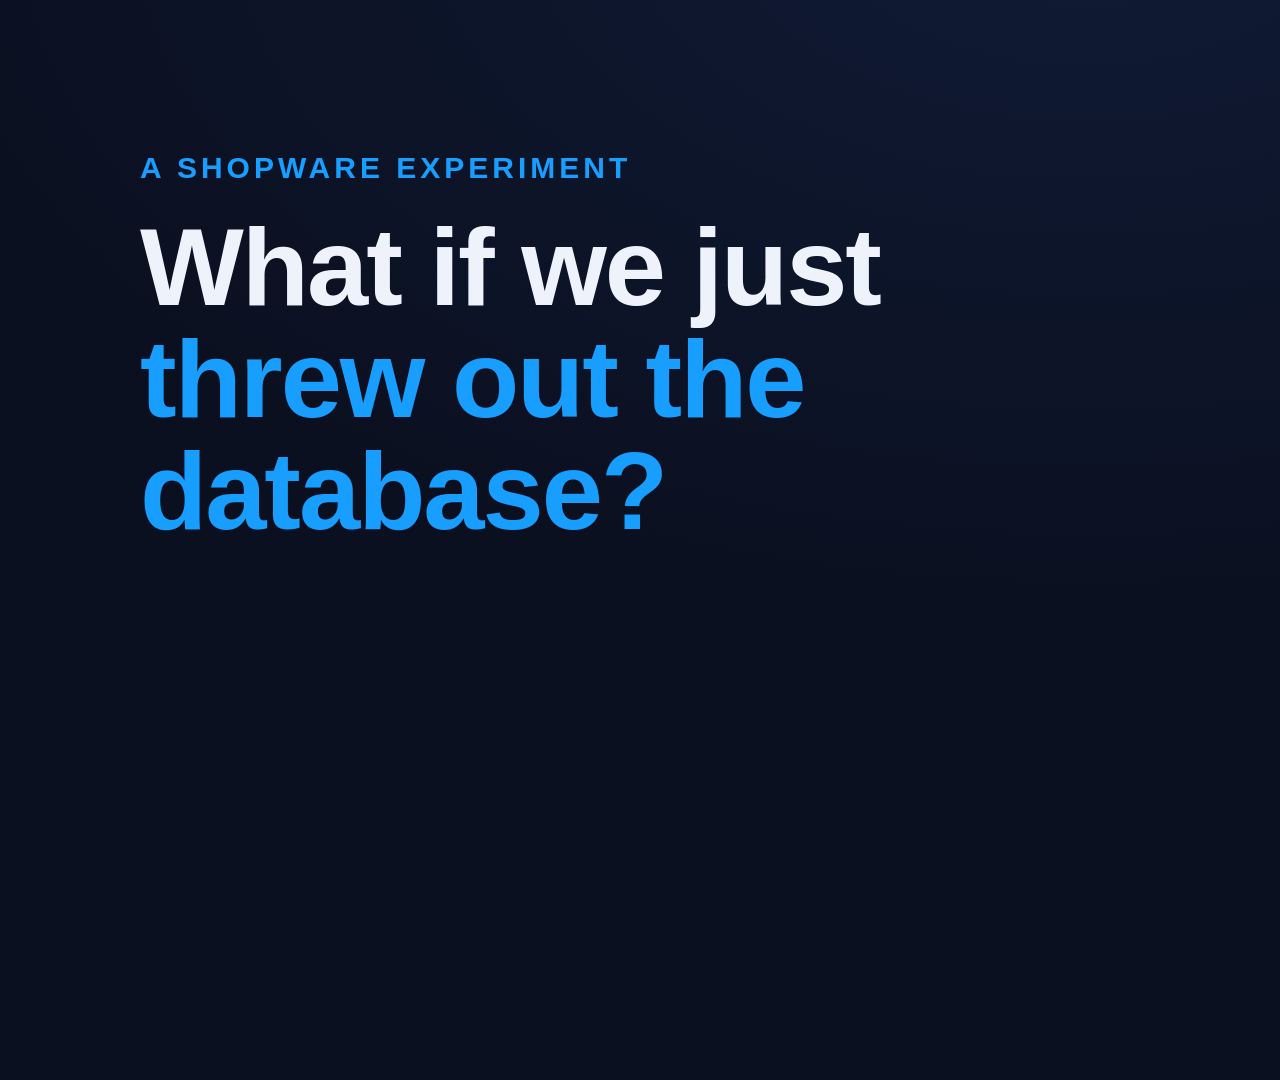
<file: video/deck.html>
<!doctype html>
<html lang="en">
<head>
<meta charset="utf-8">
<style>
  :root {
    --bg: #0b1020; --panel: #141b30; --line: #26304d; --text: #eef2fb; --muted: #8e9ab8;
    --blue: #189eff; --green: #35d49a; --red: #ff6b6b; --amber: #ffb84d; --violet: #a78bfa;
  }
  * { box-sizing: border-box; margin: 0; padding: 0; }
  html, body { width: 1920px; height: 1080px; overflow: hidden; background: var(--bg); }
  body { font-family: -apple-system, "SF Pro Display", "Helvetica Neue", sans-serif; color: var(--text); }
  .scene { display: none; position: absolute; inset: 0; padding: 110px 140px; flex-direction: column;
    background: radial-gradient(1200px 700px at 85% -10%, #18306055, transparent), var(--bg); }
  .scene.on { display: flex; }
  [data-s] { transition: none; }
  .hide { opacity: 0 !important; }
  .kicker { color: var(--blue); font-size: 30px; font-weight: 700; letter-spacing: 4px; text-transform: uppercase; margin-bottom: 26px; }
  h1 { font-size: 110px; line-height: 1.02; font-weight: 800; letter-spacing: -2px; }
  h2 { font-size: 72px; line-height: 1.08; font-weight: 800; letter-spacing: -1px; margin-bottom: 56px; }
  .sub { font-size: 40px; color: var(--muted); margin-top: 40px; line-height: 1.35; }
  .accent { color: var(--blue); } .green { color: var(--green); } .red { color: var(--red); } .amber { color: var(--amber); }
  .q { display: flex; gap: 36px; align-items: flex-start; background: var(--panel); border: 1px solid var(--line);
    border-radius: 24px; padding: 44px 52px; margin-bottom: 32px; font-size: 46px; line-height: 1.3; }
  .q .n { flex: none; width: 84px; height: 84px; border-radius: 50%; background: var(--blue); color: #fff;
    font-weight: 800; font-size: 46px; display: grid; place-items: center; }
  .note { font-size: 38px; color: var(--muted); margin-top: 24px; }
  .grid { display: grid; gap: 32px; }
  .g2 { grid-template-columns: 1fr 1fr; } .g3 { grid-template-columns: repeat(3, 1fr); } .g4 { grid-template-columns: repeat(4, 1fr); }
  .card { background: var(--panel); border: 1px solid var(--line); border-radius: 24px; padding: 40px 44px; }
  .big { font-size: 92px; font-weight: 800; letter-spacing: -2px; line-height: 1; }
  .lbl { font-size: 32px; color: var(--muted); margin-top: 16px; line-height: 1.3; }
  .db { text-align: center; padding: 44px 20px; }
  .db .name { font-size: 46px; font-weight: 800; } .db .ver { font-size: 32px; color: var(--muted); margin-top: 8px; }
  .db .ok { font-size: 30px; color: var(--green); margin-top: 22px; font-weight: 700; }
  .bullets { list-style: none; } .bullets li { font-size: 44px; line-height: 1.3; margin-bottom: 34px; padding-left: 64px; position: relative; }
  .bullets li::before { content: ""; position: absolute; left: 0; top: 18px; width: 26px; height: 26px; border-radius: 7px; background: var(--blue); }
  .bars { display: flex; flex-direction: column; gap: 26px; }
  .bar { display: grid; grid-template-columns: 420px 1fr 260px; align-items: center; gap: 28px; font-size: 36px; }
  .bar .track { height: 58px; background: #1b2440; border-radius: 12px; overflow: hidden; }
  .bar .fill { height: 100%; border-radius: 12px; }
  .bar .val { font-weight: 800; font-size: 40px; } .bar .val small { font-weight: 500; color: var(--muted); font-size: 28px; display: block; }
  .callout { margin-top: 48px; font-size: 46px; font-weight: 700; line-height: 1.3; border-left: 10px solid var(--amber); padding-left: 36px; }
  .vs { display: grid; grid-template-columns: 1fr 1fr; gap: 40px; }
  .vs .card h3 { font-size: 48px; margin-bottom: 30px; }
  .vs .card li { font-size: 36px; line-height: 1.35; margin-bottom: 18px; list-style: none; padding-left: 50px; position: relative; }
  .vs .card li::before { position: absolute; left: 0; font-weight: 800; }
  .bad li::before { content: "✕"; color: var(--red); } .good li::before { content: "✓"; color: var(--green); }
  .bad { border-color: #ff6b6b55; } .good { border-color: #35d49a88; background: #13261f; }
  .foot { position: absolute; left: 140px; bottom: 56px; font-size: 26px; color: #5d6886; }
  .center { justify-content: center; }
  .chip { display: inline-block; font-size: 30px; padding: 10px 22px; border-radius: 40px; background: #1b2440; color: var(--muted); margin-right: 14px; }
</style>
</head>
<body>

<!-- 1 title -->
<section class="scene center" id="s1">
  <div class="kicker">A Shopware experiment</div>
  <h1>What if we just<br><span class="accent">threw out the database?</span></h1>
  <div class="sub" data-s="1">And then the DAL too.<br>Being a bit crazy, on purpose, to find what really slows us down.</div>
</section>

<!-- 2 two questions -->
<section class="scene" id="s2">
  <div class="kicker">The idea</div>
  <h2>Two slightly crazy questions</h2>
  <div class="q" data-s="1"><div class="n">1</div><div>Can Shopware run on <b class="accent">PostgreSQL</b> and <b class="accent">SQLite</b>, not just MySQL, without a rewrite?</div></div>
  <div class="q" data-s="2"><div class="n">2</div><div>Do we even need our own <b class="accent">DAL</b>? Would Doctrine, Cycle ORM or plain SQL do better?</div></div>
  <div class="note" data-s="3">Nobody planned to ship this. The goal: break things and see where it hurts.</div>
</section>

<!-- 3 how -->
<section class="scene" id="s3">
  <div class="kicker">How we ran it</div>
  <h2>Small bets, fast waves, hard numbers</h2>
  <ul class="bullets">
    <li data-s="1"><b>8 waves in 6 days</b> <span class="accent">(Nov 18 – 23)</span></li>
    <li data-s="2">AI agents in <b>parallel lanes</b>, every wave split into handoffs</li>
    <li data-s="3">Every claim backed by a <b>measurement</b>: 4 databases, same machine, same data</li>
    <li data-s="4"><b>118 commits</b> on the proof-of-concept branch, 479 files touched</li>
  </ul>
</section>

<!-- 4 it runs -->
<section class="scene" id="s4">
  <div class="kicker">Crazy idea #1 · Result</div>
  <h2>It runs. On all four.</h2>
  <div class="grid g4" data-s="0">
    <div class="card db"><div class="name">MySQL</div><div class="ver">8.4</div><div class="ok">✓ runs</div></div>
    <div class="card db"><div class="name">MariaDB</div><div class="ver">10.11</div><div class="ok">✓ runs</div></div>
    <div class="card db" style="border-color:#189eff"><div class="name accent">PostgreSQL</div><div class="ver">18</div><div class="ok">✓ runs</div></div>
    <div class="card db"><div class="name">SQLite</div><div class="ver">embedded</div><div class="ok">✓ installs, DAL suite</div></div>
  </div>
  <div class="grid g3" style="margin-top:36px">
    <div class="card" data-s="1"><div class="big green">910</div><div class="lbl">migrations on PostgreSQL,<br>structure matches the converted MariaDB schema</div></div>
    <div class="card" data-s="2"><div class="big green">804 / 804</div><div class="lbl">DAL integration tests green<br>on PostgreSQL and MariaDB</div></div>
    <div class="card" data-s="3"><div class="big amber">795 / 804</div><div class="lbl">DAL tests green on SQLite,<br>with just a dialect and shims</div></div>
  </div>
</section>

<!-- 5 pg perf -->
<section class="scene" id="s5">
  <div class="kicker">Crazy idea #1 · Performance</div>
  <h2>PostgreSQL storefront, relative to MariaDB</h2>
  <div class="bars">
    <div class="bar" data-s="0"><div>MariaDB (baseline)</div><div class="track"><div class="fill" style="width:27.8%;background:#5d6886"></div></div><div class="val">1.0x</div></div>
    <div class="bar" data-s="1"><div>PostgreSQL, first run</div><div class="track"><div class="fill" style="width:100%;background:var(--red)"></div></div><div class="val red">2.6 – 3.6x<small>slower</small></div></div>
    <div class="bar" data-s="2"><div>PostgreSQL, after wave 7</div><div class="track"><div class="fill" style="width:40.6%;background:var(--green)"></div></div><div class="val green">1.13 – 1.46x</div></div>
  </div>
  <div class="grid g2" style="margin-top:56px">
    <div class="card" data-s="3"><div class="big green">149.6 → 93.5 ms</div><div class="lbl">search with a trigram index</div></div>
    <div class="card" data-s="4"><div class="big red">520 vs 264 ms</div><div class="lbl">bulk write, PostgreSQL vs MariaDB: writes stay the weak spot</div></div>
  </div>
</section>

<!-- 6 remove the DAL -->
<section class="scene" id="s6">
  <div class="kicker">Crazy idea #2</div>
  <h2>Now remove the DAL</h2>
  <div class="grid g3" data-s="1">
    <div class="card"><div class="name" style="font-size:44px;font-weight:800">DAL</div><div class="lbl">what we ship today</div></div>
    <div class="card"><div class="name" style="font-size:44px;font-weight:800">Plain SQL</div><div class="lbl">hand-written DBAL</div></div>
    <div class="card"><div class="name" style="font-size:44px;font-weight:800">Doctrine ORM</div><div class="lbl">idiomatic + optimized</div></div>
    <div class="card"><div class="name" style="font-size:44px;font-weight:800">Cycle ORM</div><div class="lbl">idiomatic + optimized</div></div>
    <div class="card" style="border-color:#189eff;grid-column: span 2"><div class="name accent" style="font-size:44px;font-weight:800">DAL v2</div><div class="lbl">our DAL with measured improvements switched on one by one</div></div>
  </div>
  <div style="margin-top:44px" data-s="2">
    <span class="chip">5 scenarios</span><span class="chip">9 configurations</span><span class="chip">4 databases</span><span class="chip">every result verified against the DAL</span>
  </div>
</section>

<!-- 7 bottleneck -->
<section class="scene" id="s7">
  <div class="kicker">What removing it showed</div>
  <h2>Writing 50 products on MySQL</h2>
  <div class="bars">
    <div class="bar" data-s="0"><div>DAL today</div><div class="track"><div class="fill" style="width:100%;background:var(--red)"></div></div><div class="val">90.1 ms<small>371 statements</small></div></div>
    <div class="bar" data-s="1"><div>Doctrine ORM (opt.)</div><div class="track"><div class="fill" style="width:48.3%;background:var(--violet)"></div></div><div class="val">43.5 ms<small>351 statements</small></div></div>
    <div class="bar" data-s="1"><div>Cycle ORM</div><div class="track"><div class="fill" style="width:49.6%;background:var(--violet)"></div></div><div class="val">44.7 ms<small>350 statements</small></div></div>
    <div class="bar" data-s="2"><div>DAL v2</div><div class="track"><div class="fill" style="width:59.3%;background:var(--blue)"></div></div><div class="val">53.4 ms<small>23 statements</small></div></div>
    <div class="bar" data-s="3"><div>Plain SQL</div><div class="track"><div class="fill" style="width:7.9%;background:var(--green)"></div></div><div class="val green">7.2 ms<small>5 statements</small></div></div>
  </div>
  <div class="callout" data-s="4">The database was never the problem.<br><span class="amber">371 statements</span> and the writer PHP around them were.</div>
</section>

<!-- 8 reads -->
<section class="scene" id="s8">
  <div class="kicker">Reads</div>
  <h2>Product listing: DAL vs DAL v2</h2>
  <div class="grid g2">
    <div class="card" data-s="0"><div class="lbl" style="margin:0 0 18px">MySQL</div><div class="big">12.4 → <span class="green">3.8 ms</span></div><div class="lbl">0.30x of today's DAL</div></div>
    <div class="card" data-s="1"><div class="lbl" style="margin:0 0 18px">PostgreSQL</div><div class="big">21.4 → <span class="green">10.1 ms</span></div><div class="lbl">0.47x of today's DAL</div></div>
  </div>
  <div class="callout" data-s="2">Surprise: on PostgreSQL, hand-written SQL was <span class="red">slower</span> than the DAL<br><span style="color:var(--muted);font-weight:500">33.3 ms vs 21.4 ms. "Hand-written" is not automatically "fast".</span></div>
</section>

<!-- 9 verdict -->
<section class="scene" id="s9">
  <div class="kicker">The verdict</div>
  <h2>Keep the DAL. Make it better.</h2>
  <div class="vs">
    <div class="card bad" data-s="1"><h3>Replace it with an ORM</h3><ul>
      <li>100 – 230 person-weeks <span style="color:var(--muted)">(estimate)</span></li>
      <li>breaks every plugin and app</li>
      <li>no translations, inheritance, versioning out of the box</li>
      <li>still one statement per row on writes</li></ul></div>
    <div class="card good" data-s="2"><h3>Build DAL v2 step by step</h3><ul>
      <li>11 – 27 person-weeks <span style="color:var(--muted)">(estimate)</span></li>
      <li>no breaking change</li>
      <li>every lever measured on 4 databases</li>
      <li>next target: the write path</li></ul></div>
  </div>
</section>

<!-- 10 side effects -->
<section class="scene" id="s10">
  <div class="kicker">Side effects</div>
  <h2>The crazy idea paid off for MySQL, today</h2>
  <div class="grid g3">
    <div class="card" data-s="1"><div class="big green">34</div><div class="lbl">core findings that help Shopware on MySQL as it is: performance, robustness, bugs</div></div>
    <div class="card" data-s="2"><div class="big accent">3,747</div><div class="lbl">store plugins scanned: 55% use raw SQL, 9.4% would break on PostgreSQL today</div></div>
    <div class="card" data-s="3"><div class="big amber">Epics</div><div class="lbl">core work cut into upstream-ready epics and sub-issues</div></div>
  </div>
</section>

<!-- 11 lessons -->
<section class="scene" id="s11">
  <div class="kicker">Why experiments matter now</div>
  <h2>What we take away</h2>
  <ul class="bullets">
    <li data-s="1"><b>Crazy questions got cheap.</b> With AI agents, a big what-if fits into a week.</li>
    <li data-s="2"><b>Removing something shows the bottleneck.</b> Without the DAL we saw 371 statements.</li>
    <li data-s="3"><b>A "no" is a result.</b> We won't replace the DAL, and now we know why, in numbers.</li>
    <li data-s="4"><b>Side findings pay off right away.</b> 34 fixes for today's MySQL setup.</li>
    <li data-s="5"><b>Measure, don't guess.</b> Our intuition was wrong more than once.</li>
  </ul>
</section>

<!-- 12 close -->
<section class="scene center" id="s12">
  <h1>Be a bit crazy.<br><span class="accent">Measure everything.</span><br>Keep what's true.</h1>
  <div class="sub" data-s="1">Shopware database independent · experiment, Nov 2026</div>
</section>

<script>
  // URL hash: #<scene>-<step>; elements with data-s > step are hidden
  const [scene, step] = (location.hash.slice(1) || '1-0').split('-').map(Number);
  const el = document.getElementById('s' + scene);
  el.classList.add('on');
  el.querySelectorAll('[data-s]').forEach(n => { if (Number(n.dataset.s) > step) n.classList.add('hide'); });
</script>
</body>
</html>
</file>
